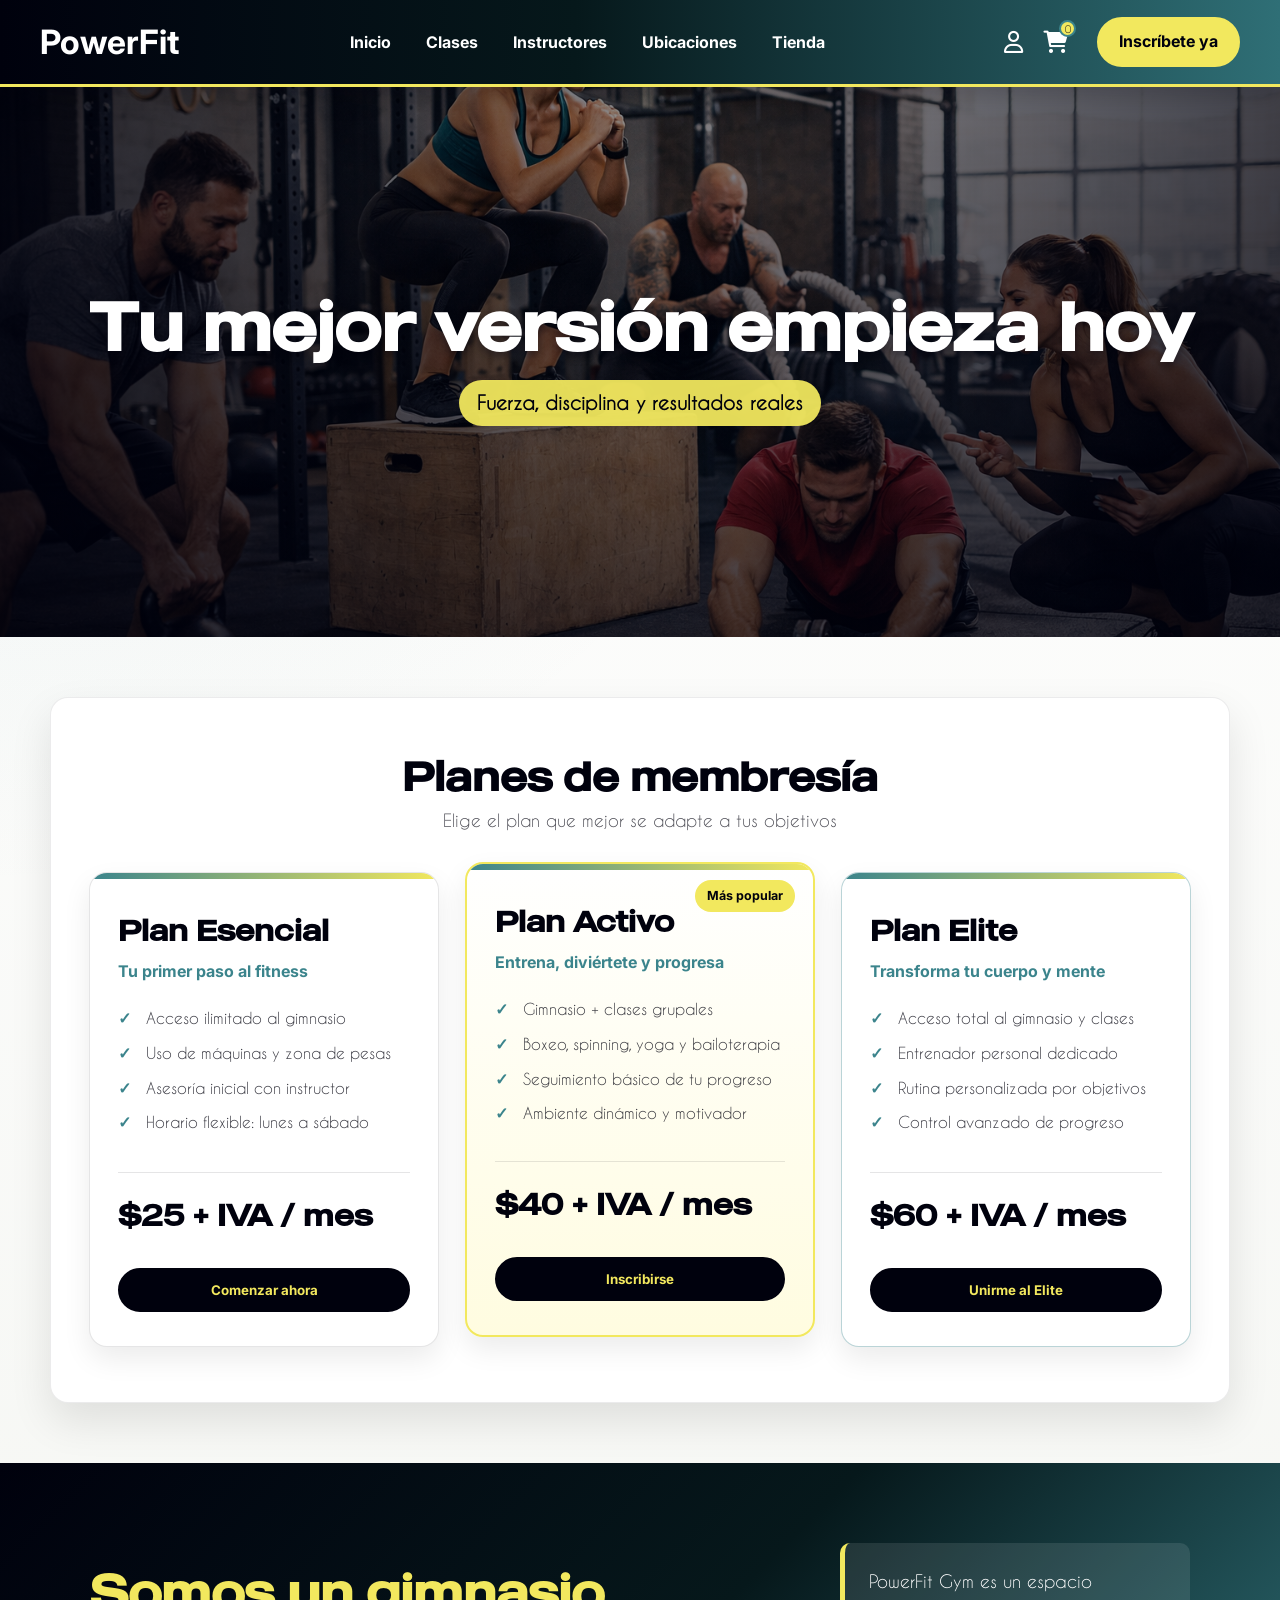
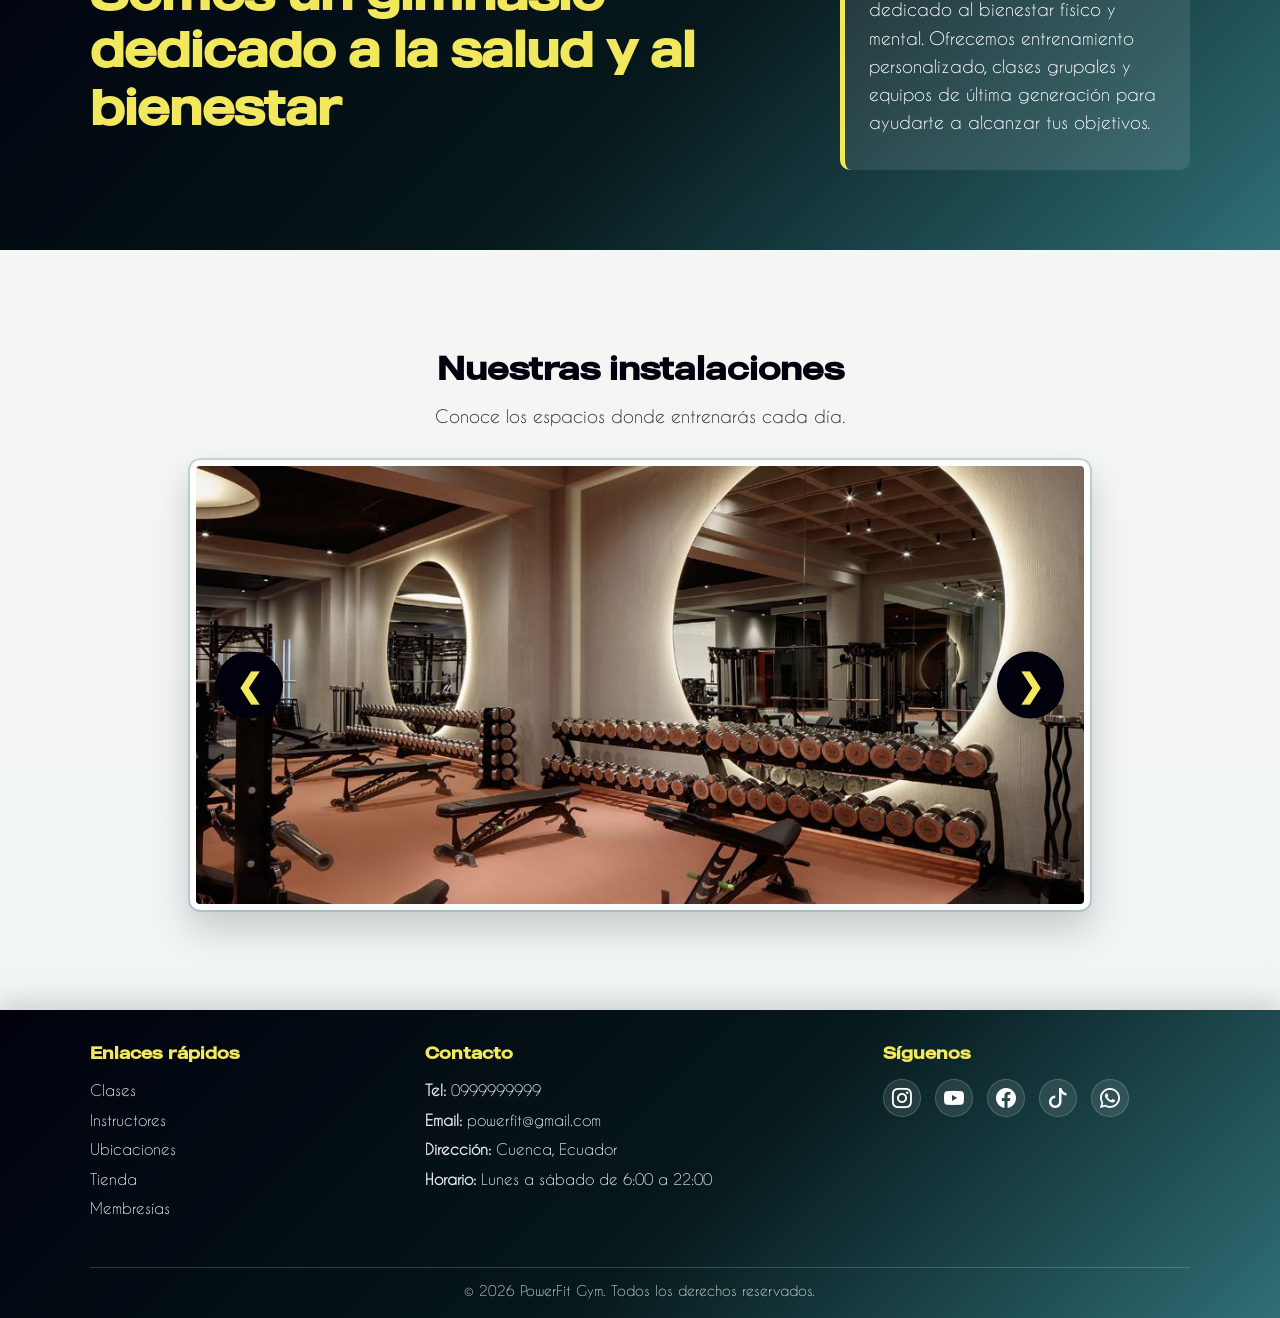
<file: index.html>
<!DOCTYPE html>
<html lang="es">

<head>
    <meta charset="UTF-8">
    <title>PowerFit Gym</title>
    <link rel="stylesheet" href="css/estilos.css">
    <link rel="icon" type="image/png" href="imagenes/favicon.png?v=1">
    <link rel="stylesheet" href="https://cdnjs.cloudflare.com/ajax/libs/font-awesome/6.0.0/css/all.min.css">
    <meta name="viewport" content="width=device-width, initial-scale=1.0">
    <link rel="stylesheet" href="https://cdn.jsdelivr.net/npm/bootstrap-icons@1.11.3/font/bootstrap-icons.min.css">
</head>

<body>

<header class="navbar">

    <div class="logo">
        <a href="index.html">
            <h1>PowerFit</h1>
        </a>
    </div>

    <nav class="menu">
        <ul>
            <li><a href="index.html">Inicio</a></li>
            <li><a href="clases.html">Clases</a></li>
            <li><a href="instructores.html">Instructores</a></li>
            <li><a href="ubicaciones.html">Ubicaciones</a></li>
            <li><a href="tienda.html">Tienda</a></li>
        </ul>
    </nav>

    <div class="nav-derecha">

        <a href="login.html" class="icono-usuario" title="Iniciar sesión">
            <i class="fa-regular fa-user"></i>
        </a>

        <div class="icono-carrito">
            <a href="carrito.html" class="botonCarrito">
                <i class="fa-solid fa-cart-shopping"></i>
                <span id="contador-carrito">0</span>
            </a>
        </div>

        <div id="estadoSesion" class="estado-sesion"></div>

        <a href="inscripcion.html" class="btn-gym">
            Inscríbete ya
        </a>

    </div>

</header>

<main>

    <section class="hero">
        <div class="hero-slider" id="heroSlider">

            <div class="hero-slide">
                <img src="imagenes/hero1.png" alt="Entrenamiento en PowerFit">
            </div>

            <div class="hero-slide">
                <img src="imagenes/hero2.png" alt="Clases grupales en PowerFit">
            </div>

            <div class="hero-slide">
                <img src="imagenes/hero3.png" alt="Zona de pesas PowerFit">
            </div>

            <div class="hero-slide">
                <img src="imagenes/hero4.png" alt="Entrenamiento funcional en PowerFit">
            </div>

            <div class="hero-slide">
                <img src="imagenes/hero1.png" alt="Entrenamiento en PowerFit">
            </div>

        </div>

        <div class="hero-overlay"></div>

        <div class="hero-contenido">
            <h2>Tu mejor versión empieza hoy</h2>
            <p>Fuerza, disciplina y resultados reales</p>
        </div>
    </section>

    <section class="planes planes-inicio">

        <h2>Planes de membresía</h2>
        <p>Elige el plan que mejor se adapte a tus objetivos</p>

        <div class="contenedor-planes">

            <div class="plan">
                <h3>Plan Esencial</h3>
                <p class="plan-frase">Tu primer paso al fitness</p>

                <ul class="lista-plan">
                    <li>Acceso ilimitado al gimnasio</li>
                    <li>Uso de máquinas y zona de pesas</li>
                    <li>Asesoría inicial con instructor</li>
                    <li>Horario flexible: lunes a sábado</li>
                </ul>

                <p class="precio-plan">$25 + IVA / mes</p>

                <button onclick="seleccionarPlan('Plan Esencial', 25)">
                    Comenzar ahora
                </button>
            </div>

            <div class="plan destacado">
                <h3>Plan Activo</h3>
                <p class="plan-frase">Entrena, diviértete y progresa</p>

                <ul class="lista-plan">
                    <li>Gimnasio + clases grupales</li>
                    <li>Boxeo, spinning, yoga y bailoterapia</li>
                    <li>Seguimiento básico de tu progreso</li>
                    <li>Ambiente dinámico y motivador</li>
                </ul>

                <p class="precio-plan">$40 + IVA / mes</p>

                <button onclick="seleccionarPlan('Plan Activo', 40)">
                    Inscribirse
                </button>
            </div>

            <div class="plan premium">
                <h3>Plan Elite</h3>
                <p class="plan-frase">Transforma tu cuerpo y mente</p>

                <ul class="lista-plan">
                    <li>Acceso total al gimnasio y clases</li>
                    <li>Entrenador personal dedicado</li>
                    <li>Rutina personalizada por objetivos</li>
                    <li>Control avanzado de progreso</li>
                </ul>

                <p class="precio-plan">$60 + IVA / mes</p>

                <button onclick="seleccionarPlan('Plan Elite', 60)">
                    Unirme al Elite
                </button>
            </div>

        </div>

    </section>

    <section class="sobre">

        <div class="sobre-contenedor">

            <div class="sobre-titulo">
                <h2>
                    Somos un gimnasio dedicado a la salud y al bienestar
                </h2>
            </div>

            <div class="sobre-texto">
                <p>
                    PowerFit Gym es un espacio dedicado al bienestar físico y mental.
                    Ofrecemos entrenamiento personalizado, clases grupales y equipos
                    de última generación para ayudarte a alcanzar tus objetivos.
                </p>
            </div>

        </div>

    </section>

    <section class="carrusel-instalaciones">

        <h2>Nuestras instalaciones</h2>
        <p>Conoce los espacios donde entrenarás cada día.</p>

        <div class="carrusel">

            <button class="btn-carrusel anterior" onclick="cambiarImagen(-1)">
                &#10094;
            </button>

            <img id="imagenCarrusel" src="imagenes/instalacion1.jpg" alt="Instalaciones del gimnasio">

            <button class="btn-carrusel siguiente" onclick="cambiarImagen(1)">
                &#10095;
            </button>

        </div>

    </section>

</main>

<footer class="footer-powerfit">

    <div class="footer-col">
        <h3>Enlaces rápidos</h3>
        <a href="clases.html">Clases</a>
        <a href="instructores.html">Instructores</a>
        <a href="ubicaciones.html">Ubicaciones</a>
        <a href="tienda.html">Tienda</a>
        <a href="inscripcion.html">Membresías</a>
    </div>

    <div class="footer-col">
        <h3>Contacto</h3>
        <p><strong>Tel:</strong> 0999999999</p>
        <p><strong>Email:</strong> powerfit@gmail.com</p>
        <p><strong>Dirección:</strong> Cuenca, Ecuador</p>
        <p><strong>Horario:</strong> Lunes a sábado de 6:00 a 22:00</p>
    </div>

    <div class="footer-col">
        <h3>Síguenos</h3>

        <div class="redes-iconos">
            <a href="https://www.instagram.com/" target="_blank" rel="noopener noreferrer" aria-label="Instagram">
                <i class="bi bi-instagram"></i>
            </a>

            <a href="https://www.youtube.com/" target="_blank" rel="noopener noreferrer" aria-label="YouTube">
                <i class="bi bi-youtube"></i>
            </a>

            <a href="https://www.facebook.com/" target="_blank" rel="noopener noreferrer" aria-label="Facebook">
                <i class="bi bi-facebook"></i>
            </a>

            <a href="https://www.tiktok.com/" target="_blank" rel="noopener noreferrer" aria-label="TikTok">
                <i class="bi bi-tiktok"></i>
            </a>

            <a href="https://wa.me/593999999999" target="_blank" rel="noopener noreferrer" aria-label="WhatsApp">
                <i class="bi bi-whatsapp"></i>
            </a>
        </div>
    </div>

    <div class="footer-bottom">
        <p>© 2026 PowerFit Gym. Todos los derechos reservados.</p>
    </div>

</footer>

<script src="js/script.js"></script>
</body>
</html>
</file>
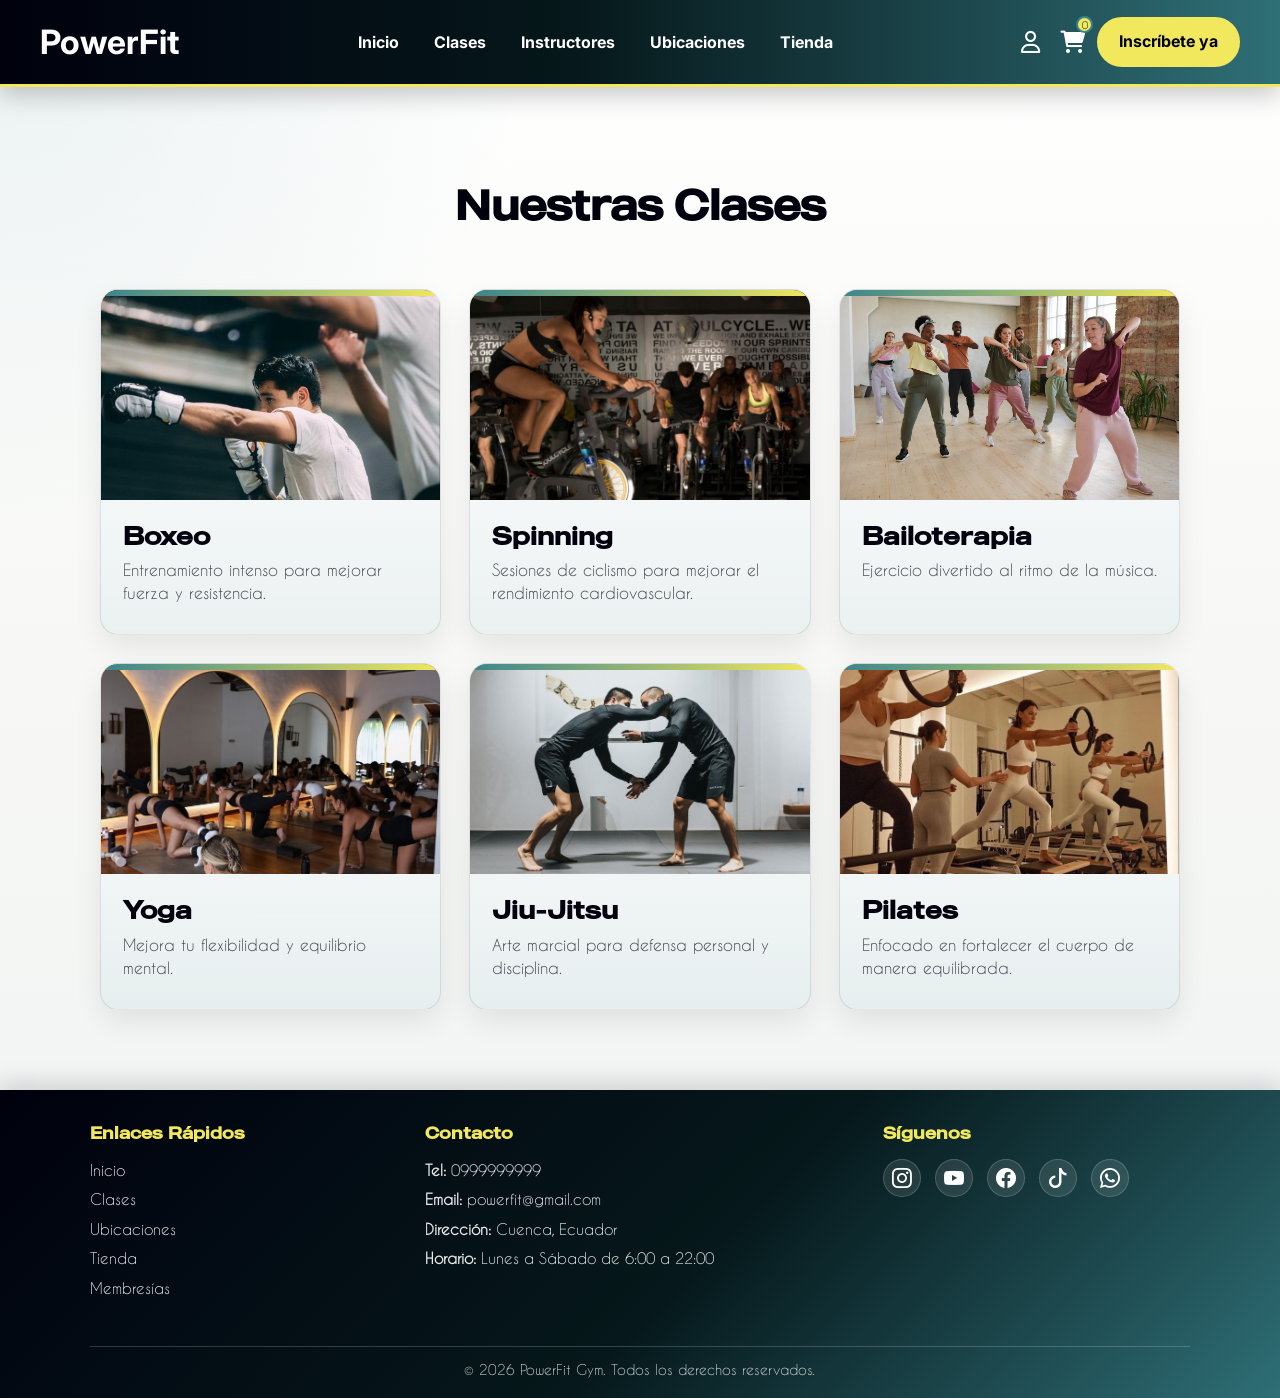
<file: clases.html>
<!DOCTYPE html>
<html lang="es">

<head>
<meta charset="UTF-8">
<title>Clases - PowerFit Gym</title>
<link rel="stylesheet" href="css/estilos.css">
<link rel="icon" type="image/png" href="imagenes/favicon.png">
<link rel="stylesheet" href="https://cdnjs.cloudflare.com/ajax/libs/font-awesome/6.0.0/css/all.min.css">
<meta name="viewport" content="width=device-width, initial-scale=1.0">
<link rel="stylesheet" href="https://cdn.jsdelivr.net/npm/bootstrap-icons@1.11.3/font/bootstrap-icons.min.css">
</head>

<body>

<header class="navbar">

    <div class="logo">
        <a href="indice.html">
            <h1>PowerFit</h1>
        </a>
    </div>

    <nav class="menu">
        <ul>
            <li><a href="indice.html">Inicio</a></li>
            <li><a href="clases.html">Clases</a></li>
            <li><a href="instructores.html">Instructores</a></li>
            <li><a href="ubicaciones.html">Ubicaciones</a></li>
            <li><a href="tienda.html">Tienda</a></li>
        </ul>
    </nav>

    <div class="nav-derecha">

        <a href="login.html" class="icono-usuario" title="Iniciar sesión">
            <i class="fa-regular fa-user"></i>
        </a>

        <a href="carrito.html" class="botonCarrito" title="Carrito de compras">
            <i class="fa-solid fa-cart-shopping"></i>
            <span id="contador-carrito">0</span>
        </a>

        <a href="inscripcion.html" class="btn-gym">
            Inscríbete ya
        </a>

    </div>

</header>



<section class="descripcion-clases">

<h2>Nuestras Clases</h2>

</section>


<section class="lista-clases">

<div class="clase">
    <h3>Boxeo</h3>
    <p>Entrenamiento intenso para mejorar fuerza y resistencia.</p>
    <img src="imagenes/boxeo1.jpg" alt="foto_boxeo"
    onmouseover="aumentarImagen(this)"
    onmouseout="volverImagen(this)"
    onclick="clicImagen(this); mostrarDetalles('Boxeo', '60 minutos', 'Alta', 'Mañana y Tarde')">
</div>

<div class="clase">
    <h3>Spinning</h3>
    <p>Sesiones de ciclismo para mejorar el rendimiento cardiovascular.</p>
    <img src="imagenes/spinning3.jpg" alt="foto_spinning"
    onmouseover="aumentarImagen(this)"
    onmouseout="volverImagen(this)"
    onclick="clicImagen(this); mostrarDetalles('Spinning', '45 minutos', 'Media', 'Mañana y Noche')">
</div>

<div class="clase">
    <h3>Bailoterapia</h3>
    <p>Ejercicio divertido al ritmo de la música.</p>
    <img src="imagenes/bailo1.jpg" alt="foto_bailo"
    onmouseover="aumentarImagen(this)"
    onmouseout="volverImagen(this)"
    onclick="clicImagen(this); mostrarDetalles('Bailoterapia', '50 minutos', 'Media', 'Tarde y Noche')">
</div>

<div class="clase">
    <h3>Yoga</h3>
    <p>Mejora tu flexibilidad y equilibrio mental.</p>
    <img src="imagenes/YOGA1.jpg" alt="foto_yoga"
    onmouseover="aumentarImagen(this)"
    onmouseout="volverImagen(this)"
    onclick="clicImagen(this); mostrarDetalles('Yoga', '60 minutos', 'Baja', 'Mañana y Tarde')">
</div>

<div class="clase">
    <h3>Jiu-Jitsu</h3>
    <p>Arte marcial para defensa personal y disciplina.</p>
    <img src="imagenes/JIU JITSU.jpg" alt="foto_jiujitsu"
    onmouseover="aumentarImagen(this)"
    onmouseout="volverImagen(this)"
    onclick="clicImagen(this); mostrarDetalles('Jiu-Jitsu', '75 minutos', 'Alta', 'Tarde y Noche')">
</div>

<div class="clase">
    <h3>Pilates</h3>
    <p>Enfocado en fortalecer el cuerpo de manera equilibrada.</p>
    <img src="imagenes/pilates1.jpg" alt="foto_pilates"
    onmouseover="aumentarImagen(this)"
    onmouseout="volverImagen(this)"
    onclick="clicImagen(this); mostrarDetalles('Pilates', '55 minutos', 'Media', 'Mañana y Tarde')">
</div>

</section>


<footer class="footer-powerfit">

    <div class="footer-col">
        <h3>Enlaces Rápidos</h3>
        <a href="indice.html">Inicio</a>
        <a href="clases.html">Clases</a>
        <a href="ubicaciones.html">Ubicaciones</a>
        <a href="tienda.html">Tienda</a>
        <a href="inscripcion.html">Membresías</a>
    </div>

    <div class="footer-col">
        <h3>Contacto</h3>
        <p><strong>Tel:</strong> 0999999999</p>
        <p><strong>Email:</strong> powerfit@gmail.com</p>
        <p><strong>Dirección:</strong> Cuenca, Ecuador</p>
        <p><strong>Horario:</strong> Lunes a Sábado de 6:00 a 22:00</p>
    </div>

   <div class="footer-col">
    <h3>Síguenos</h3>

    <div class="redes-iconos">
        <a href="https://www.instagram.com/" target="_blank" rel="noopener noreferrer" aria-label="Instagram">
            <i class="bi bi-instagram"></i>
        </a>

        <a href="https://www.youtube.com/" target="_blank" rel="noopener noreferrer" aria-label="YouTube">
            <i class="bi bi-youtube"></i>
        </a>

        <a href="https://www.facebook.com/" target="_blank" rel="noopener noreferrer" aria-label="Facebook">
            <i class="bi bi-facebook"></i>
        </a>

        <a href="https://www.tiktok.com/" target="_blank" rel="noopener noreferrer" aria-label="TikTok">
            <i class="bi bi-tiktok"></i>
        </a>

        <a href="https://wa.me/593999999999" target="_blank" rel="noopener noreferrer" aria-label="WhatsApp">
            <i class="bi bi-whatsapp"></i>
        </a>
    </div>
</div>

    <div class="footer-bottom">
        <p>© 2026 PowerFit Gym. Todos los derechos reservados.</p>
    </div>

</footer>
<script src="js/script.js"></script>
<div id="modalHorarios" class="modal">
    <div class="modal-contenido">
        <span class="cerrar" onclick="cerrarModalHorarios()">&times;</span>
        <h2 id="modalTitulo"></h2>
        <p id="modalCuerpo"></p>
    </div>
</div>
</body>

</html>
</file>
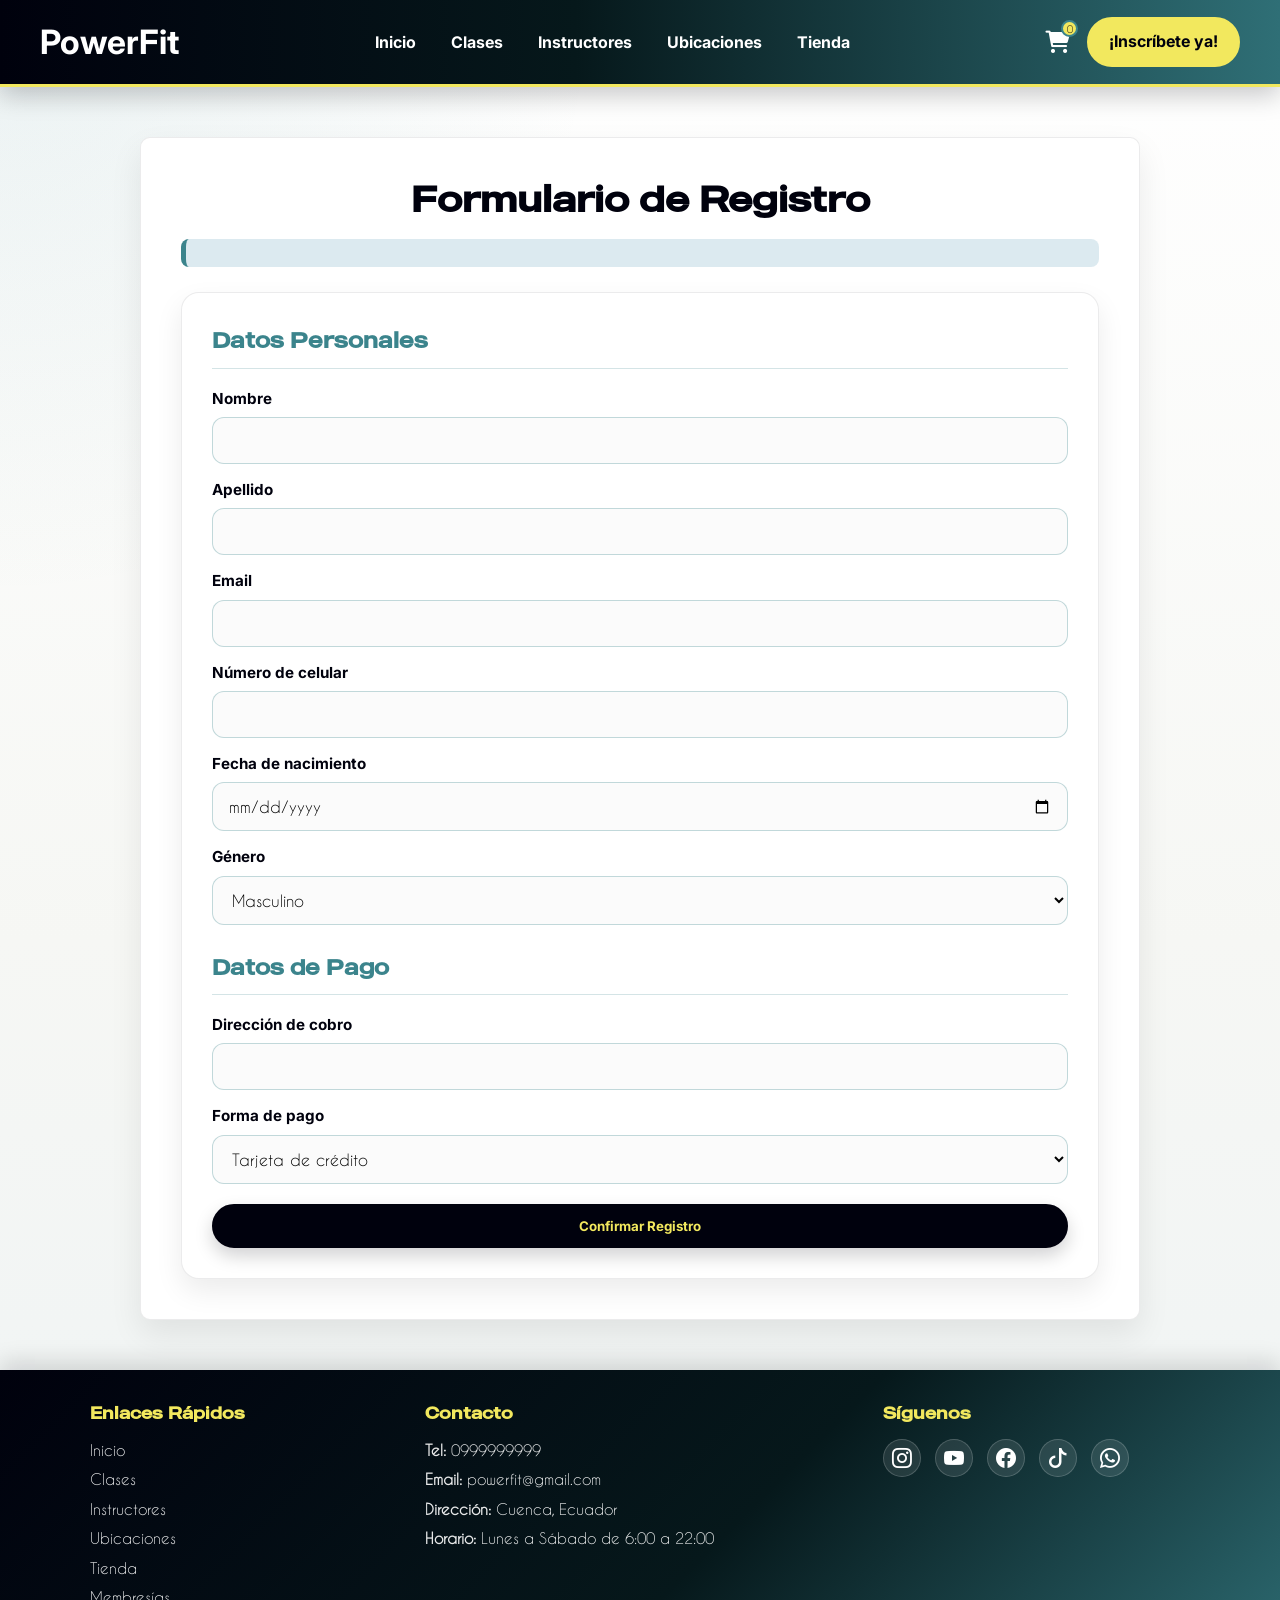
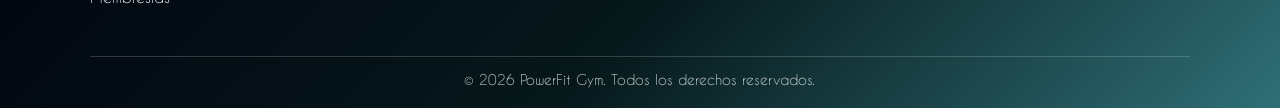
<file: formulario.html>
<!DOCTYPE html>
<html lang="es">

<head>
    <meta charset="UTF-8">
    <title>Registro - PowerFit Gym</title>
    <link rel="stylesheet" href="css/estilos.css">
    <link rel="icon" type="image/png" href="imagenes/favicon.png">
    <link rel="stylesheet" href="https://cdnjs.cloudflare.com/ajax/libs/font-awesome/6.0.0/css/all.min.css">
    <meta name="viewport" content="width=device-width, initial-scale=1.0">
    <link rel="stylesheet" href="https://cdn.jsdelivr.net/npm/bootstrap-icons@1.11.3/font/bootstrap-icons.min.css">
</head>

<body onload="mostrarReservaSeleccionada()">

<header class="navbar">

    <div class="logo">
        <a href="index.html">
            <h1>PowerFit</h1>
        </a>
    </div>

    <nav class="menu">
        <ul>
            <li><a href="index.html">Inicio</a></li>
            <li><a href="clases.html">Clases</a></li>
            <li><a href="instructores.html">Instructores</a></li>
            <li><a href="ubicaciones.html">Ubicaciones</a></li>
            <li><a href="tienda.html">Tienda</a></li>
        </ul>
    </nav>

    <div class="nav-derecha">
        <div class="icono-carrito">
            <a href="carrito.html" class="botonCarrito">
                <i class="fa-solid fa-cart-shopping"></i>
                <span id="contador-carrito">0</span>
            </a>
        </div>

        <a href="inscripcion.html" class="btn-gym">
            ¡Inscríbete ya!
        </a>
    </div>

</header>



<main>

<section class="registro">

<h2>Formulario de Registro</h2>
<p id="reservaSeleccionada"></p>


<form id="formRegistro" action="mensaje.html" onsubmit="limpiarReserva()">


<h3>Datos Personales</h3>

<label>Nombre</label>
<input type="text" name="nombre" required>

<label>Apellido</label>
<input type="text" name="apellido" required>

<label>Email</label>
<input type="email" name="email" required>

<label>Número de celular</label>
<input type="tel" name="celular" required>

<label>Fecha de nacimiento</label>
<input type="date" name="fecha_nacimiento">

<label>Género</label>

<select name="genero">
<option>Masculino</option>
<option>Femenino</option>
<option>Otro</option>
</select>


<h3>Datos de Pago</h3>

<label>Dirección de cobro</label>
<input type="text" name="direccion">

<label>Forma de pago</label>

<select name="pago">
<option>Tarjeta de crédito</option>
<option>Tarjeta de débito</option>
<option>Transferencia bancaria</option>
</select>

<br><br>

<button type="submit">Confirmar Registro</button>



</form>

</section>

</main>


<footer class="footer-powerfit">

    <div class="footer-col">
        <h3>Enlaces Rápidos</h3>
        <a href="index.html">Inicio</a>
        <a href="clases.html">Clases</a>
        <a href="instructores.html">Instructores</a>
        <a href="ubicaciones.html">Ubicaciones</a>
        <a href="tienda.html">Tienda</a>
        <a href="inscripcion.html">Membresías</a>
    </div>

    <div class="footer-col">
        <h3>Contacto</h3>
        <p><strong>Tel:</strong> 0999999999</p>
        <p><strong>Email:</strong> powerfit@gmail.com</p>
        <p><strong>Dirección:</strong> Cuenca, Ecuador</p>
        <p><strong>Horario:</strong> Lunes a Sábado de 6:00 a 22:00</p>
    </div>

   <div class="footer-col">
    <h3>Síguenos</h3>

    <div class="redes-iconos">
        <a href="https://www.instagram.com/" target="_blank" rel="noopener noreferrer" aria-label="Instagram">
            <i class="bi bi-instagram"></i>
        </a>

        <a href="https://www.youtube.com/" target="_blank" rel="noopener noreferrer" aria-label="YouTube">
            <i class="bi bi-youtube"></i>
        </a>

        <a href="https://www.facebook.com/" target="_blank" rel="noopener noreferrer" aria-label="Facebook">
            <i class="bi bi-facebook"></i>
        </a>

        <a href="https://www.tiktok.com/" target="_blank" rel="noopener noreferrer" aria-label="TikTok">
            <i class="bi bi-tiktok"></i>
        </a>

        <a href="https://wa.me/593999999999" target="_blank" rel="noopener noreferrer" aria-label="WhatsApp">
            <i class="bi bi-whatsapp"></i>
        </a>
    </div>
</div>

    <div class="footer-bottom">
        <p>© 2026 PowerFit Gym. Todos los derechos reservados.</p>
    </div>

</footer>
<script src="js/script.js"></script>
</body>
</html>
</file>
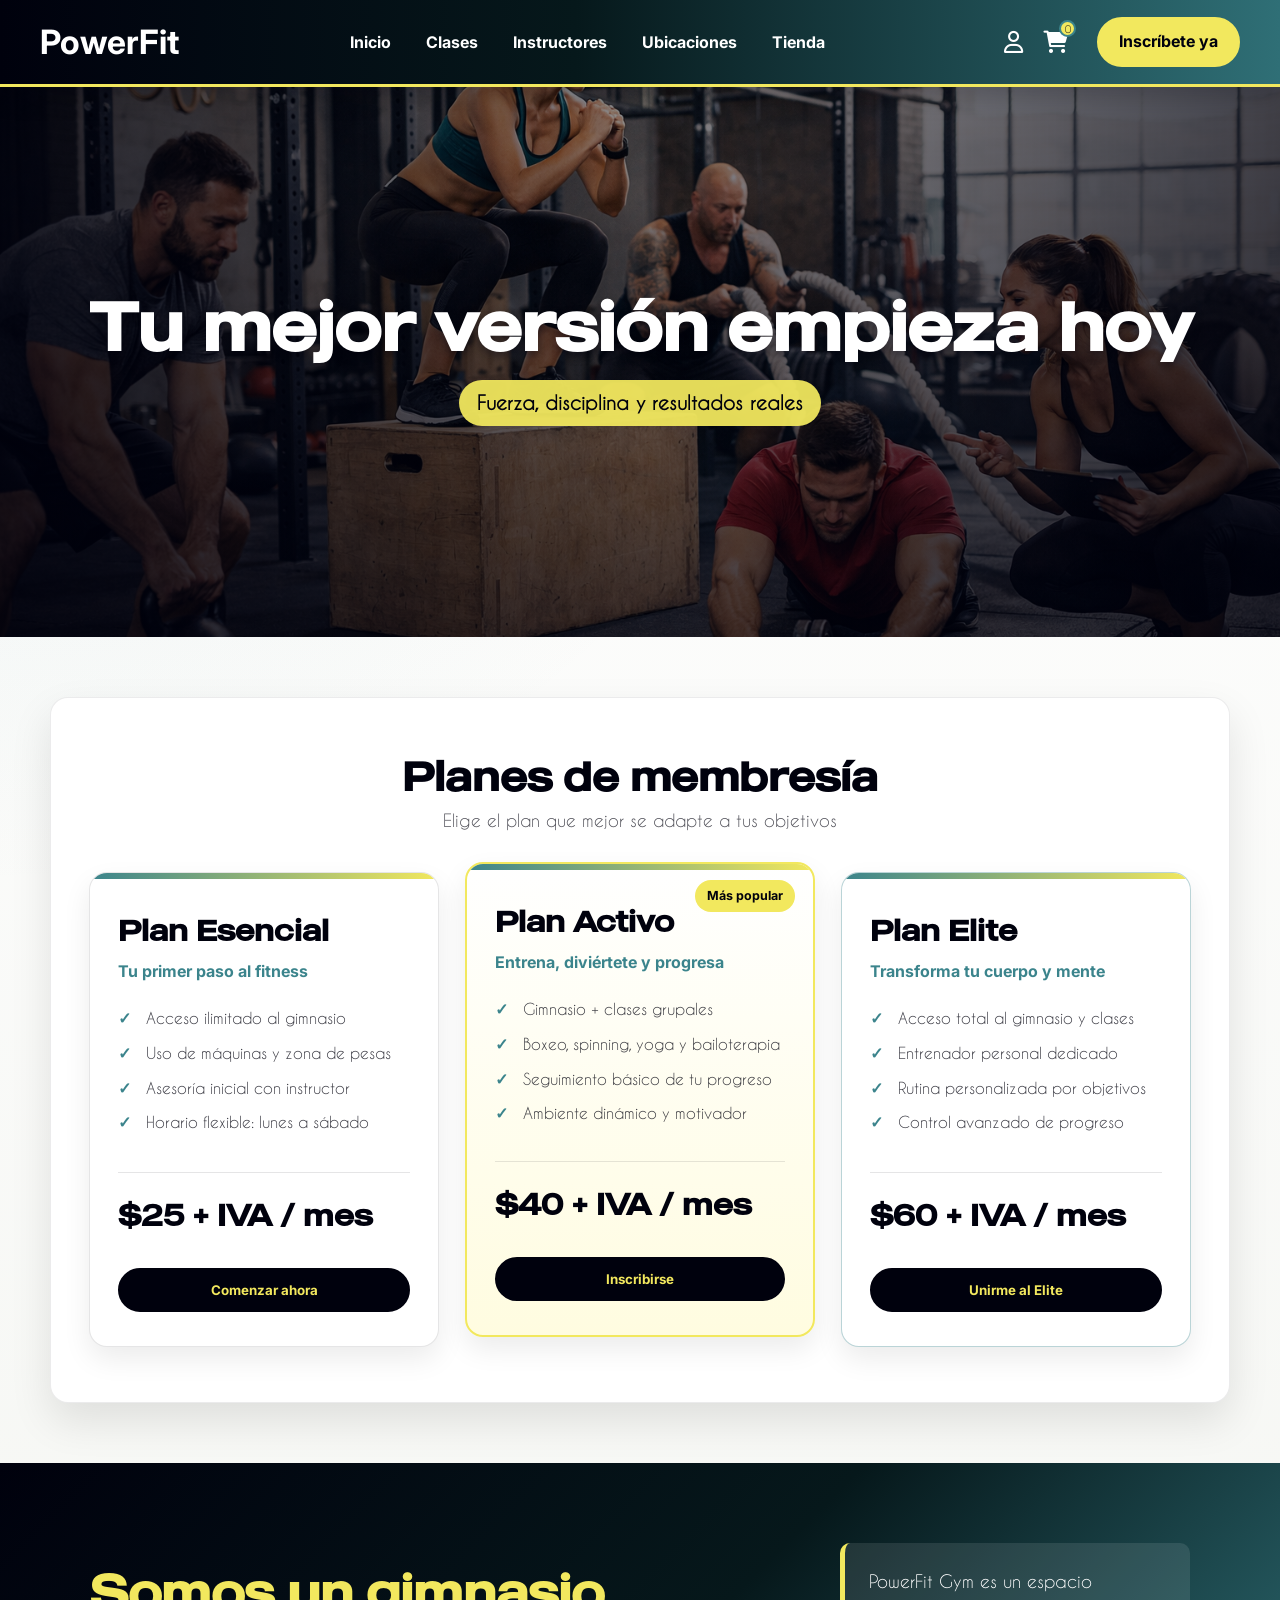
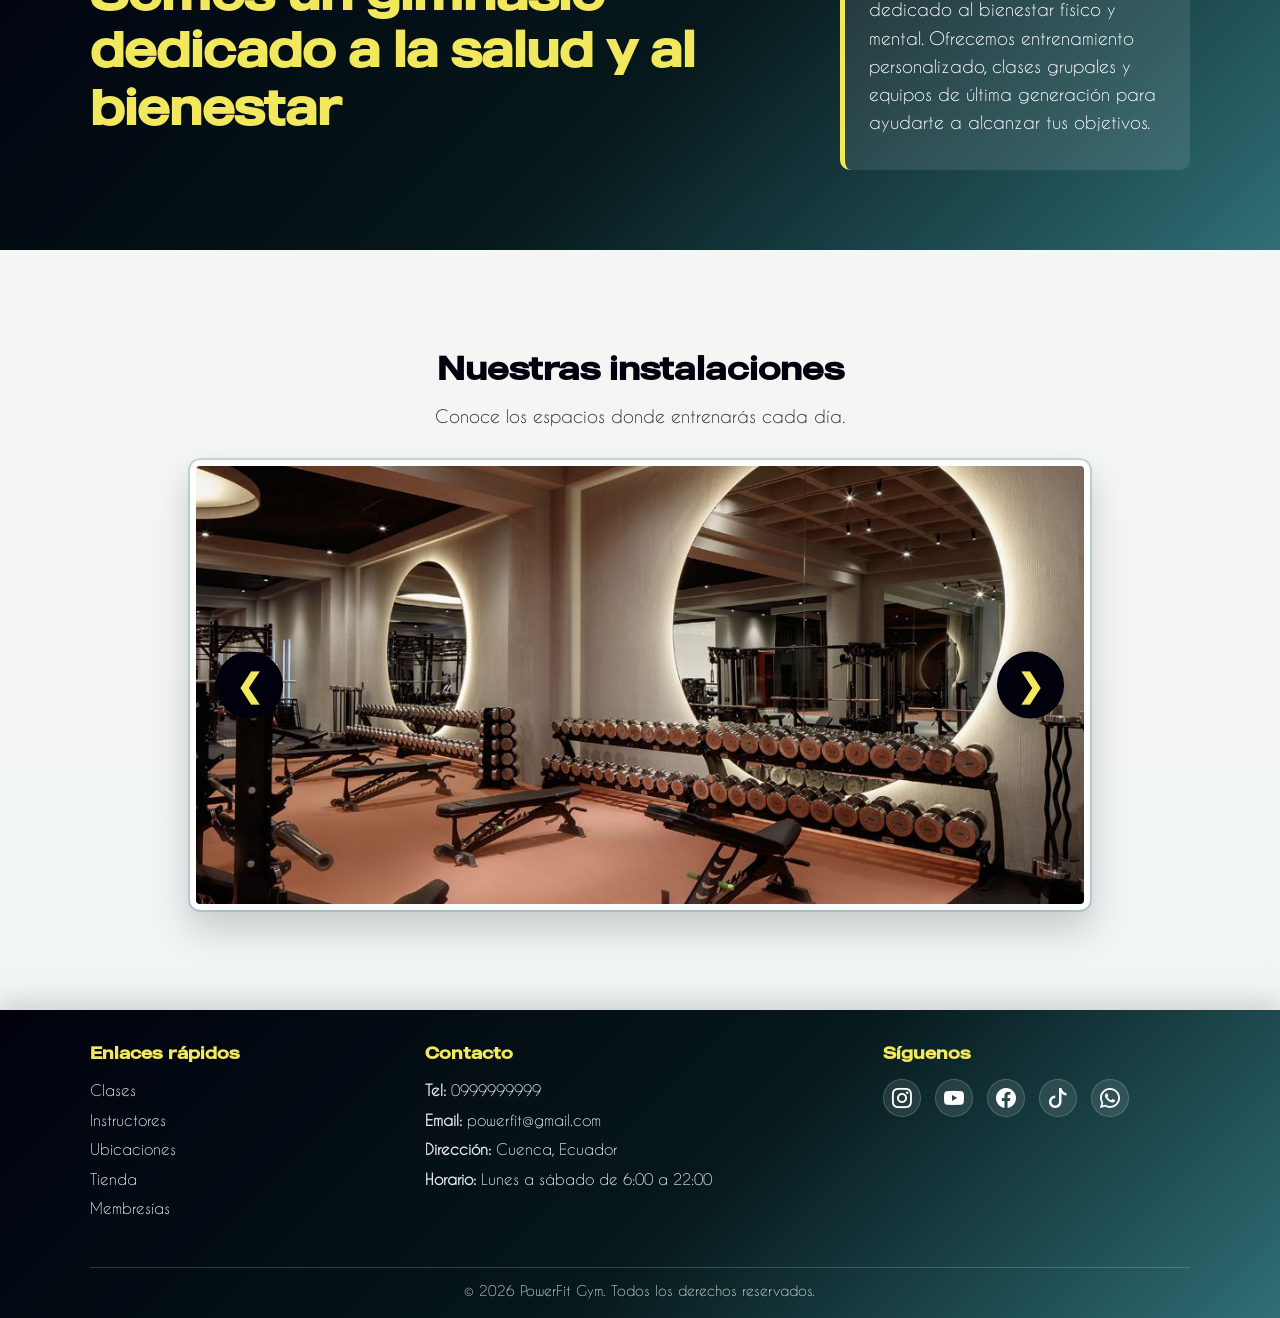
<file: indice.html>
<!DOCTYPE html>
<html lang="es">

<head>
    <meta charset="UTF-8">
    <title>PowerFit Gym</title>
    <link rel="stylesheet" href="css/estilos.css">
    <link rel="icon" type="image/png" href="imagenes/favicon.png?v=1">
    <link rel="stylesheet" href="https://cdnjs.cloudflare.com/ajax/libs/font-awesome/6.0.0/css/all.min.css">
    <meta name="viewport" content="width=device-width, initial-scale=1.0">
    <link rel="stylesheet" href="https://cdn.jsdelivr.net/npm/bootstrap-icons@1.11.3/font/bootstrap-icons.min.css">
</head>

<body>

<header class="navbar">

    <div class="logo">
        <a href="indice.html">
            <h1>PowerFit</h1>
        </a>
    </div>

    <nav class="menu">
        <ul>
            <li><a href="indice.html">Inicio</a></li>
            <li><a href="clases.html">Clases</a></li>
            <li><a href="instructores.html">Instructores</a></li>
            <li><a href="ubicaciones.html">Ubicaciones</a></li>
            <li><a href="tienda.html">Tienda</a></li>
        </ul>
    </nav>

    <div class="nav-derecha">

        <a href="login.html" class="icono-usuario" title="Iniciar sesión">
            <i class="fa-regular fa-user"></i>
        </a>

        <div class="icono-carrito">
            <a href="carrito.html" class="botonCarrito">
                <i class="fa-solid fa-cart-shopping"></i>
                <span id="contador-carrito">0</span>
            </a>
        </div>

        <div id="estadoSesion" class="estado-sesion"></div>

        <a href="inscripcion.html" class="btn-gym">
            Inscríbete ya
        </a>

    </div>

</header>

<main>

    <section class="hero">
        <div class="hero-slider" id="heroSlider">

            <div class="hero-slide">
                <img src="imagenes/hero1.png" alt="Entrenamiento en PowerFit">
            </div>

            <div class="hero-slide">
                <img src="imagenes/hero2.png" alt="Clases grupales en PowerFit">
            </div>

            <div class="hero-slide">
                <img src="imagenes/hero3.png" alt="Zona de pesas PowerFit">
            </div>

            <div class="hero-slide">
                <img src="imagenes/hero4.png" alt="Entrenamiento funcional en PowerFit">
            </div>

            <div class="hero-slide">
                <img src="imagenes/hero1.png" alt="Entrenamiento en PowerFit">
            </div>

        </div>

        <div class="hero-overlay"></div>

        <div class="hero-contenido">
            <h2>Tu mejor versión empieza hoy</h2>
            <p>Fuerza, disciplina y resultados reales</p>
        </div>
    </section>

    <section class="planes planes-inicio">

        <h2>Planes de membresía</h2>
        <p>Elige el plan que mejor se adapte a tus objetivos</p>

        <div class="contenedor-planes">

            <div class="plan">
                <h3>Plan Esencial</h3>
                <p class="plan-frase">Tu primer paso al fitness</p>

                <ul class="lista-plan">
                    <li>Acceso ilimitado al gimnasio</li>
                    <li>Uso de máquinas y zona de pesas</li>
                    <li>Asesoría inicial con instructor</li>
                    <li>Horario flexible: lunes a sábado</li>
                </ul>

                <p class="precio-plan">$25 + IVA / mes</p>

                <button onclick="seleccionarPlan('Plan Esencial', 25)">
                    Comenzar ahora
                </button>
            </div>

            <div class="plan destacado">
                <h3>Plan Activo</h3>
                <p class="plan-frase">Entrena, diviértete y progresa</p>

                <ul class="lista-plan">
                    <li>Gimnasio + clases grupales</li>
                    <li>Boxeo, spinning, yoga y bailoterapia</li>
                    <li>Seguimiento básico de tu progreso</li>
                    <li>Ambiente dinámico y motivador</li>
                </ul>

                <p class="precio-plan">$40 + IVA / mes</p>

                <button onclick="seleccionarPlan('Plan Activo', 40)">
                    Inscribirse
                </button>
            </div>

            <div class="plan premium">
                <h3>Plan Elite</h3>
                <p class="plan-frase">Transforma tu cuerpo y mente</p>

                <ul class="lista-plan">
                    <li>Acceso total al gimnasio y clases</li>
                    <li>Entrenador personal dedicado</li>
                    <li>Rutina personalizada por objetivos</li>
                    <li>Control avanzado de progreso</li>
                </ul>

                <p class="precio-plan">$60 + IVA / mes</p>

                <button onclick="seleccionarPlan('Plan Elite', 60)">
                    Unirme al Elite
                </button>
            </div>

        </div>

    </section>

    <section class="sobre">

        <div class="sobre-contenedor">

            <div class="sobre-titulo">
                <h2>
                    Somos un gimnasio dedicado a la salud y al bienestar
                </h2>
            </div>

            <div class="sobre-texto">
                <p>
                    PowerFit Gym es un espacio dedicado al bienestar físico y mental.
                    Ofrecemos entrenamiento personalizado, clases grupales y equipos
                    de última generación para ayudarte a alcanzar tus objetivos.
                </p>
            </div>

        </div>

    </section>

    <section class="carrusel-instalaciones">

        <h2>Nuestras instalaciones</h2>
        <p>Conoce los espacios donde entrenarás cada día.</p>

        <div class="carrusel">

            <button class="btn-carrusel anterior" onclick="cambiarImagen(-1)">
                &#10094;
            </button>

            <img id="imagenCarrusel" src="imagenes/instalacion1.jpg" alt="Instalaciones del gimnasio">

            <button class="btn-carrusel siguiente" onclick="cambiarImagen(1)">
                &#10095;
            </button>

        </div>

    </section>

</main>

<footer class="footer-powerfit">

    <div class="footer-col">
        <h3>Enlaces rápidos</h3>
        <a href="clases.html">Clases</a>
        <a href="instructores.html">Instructores</a>
        <a href="ubicaciones.html">Ubicaciones</a>
        <a href="tienda.html">Tienda</a>
        <a href="inscripcion.html">Membresías</a>
    </div>

    <div class="footer-col">
        <h3>Contacto</h3>
        <p><strong>Tel:</strong> 0999999999</p>
        <p><strong>Email:</strong> powerfit@gmail.com</p>
        <p><strong>Dirección:</strong> Cuenca, Ecuador</p>
        <p><strong>Horario:</strong> Lunes a sábado de 6:00 a 22:00</p>
    </div>

    <div class="footer-col">
        <h3>Síguenos</h3>

        <div class="redes-iconos">
            <a href="https://www.instagram.com/" target="_blank" rel="noopener noreferrer" aria-label="Instagram">
                <i class="bi bi-instagram"></i>
            </a>

            <a href="https://www.youtube.com/" target="_blank" rel="noopener noreferrer" aria-label="YouTube">
                <i class="bi bi-youtube"></i>
            </a>

            <a href="https://www.facebook.com/" target="_blank" rel="noopener noreferrer" aria-label="Facebook">
                <i class="bi bi-facebook"></i>
            </a>

            <a href="https://www.tiktok.com/" target="_blank" rel="noopener noreferrer" aria-label="TikTok">
                <i class="bi bi-tiktok"></i>
            </a>

            <a href="https://wa.me/593999999999" target="_blank" rel="noopener noreferrer" aria-label="WhatsApp">
                <i class="bi bi-whatsapp"></i>
            </a>
        </div>
    </div>

    <div class="footer-bottom">
        <p>© 2026 PowerFit Gym. Todos los derechos reservados.</p>
    </div>

</footer>

<script src="js/script.js"></script>
</body>
</html>
</file>
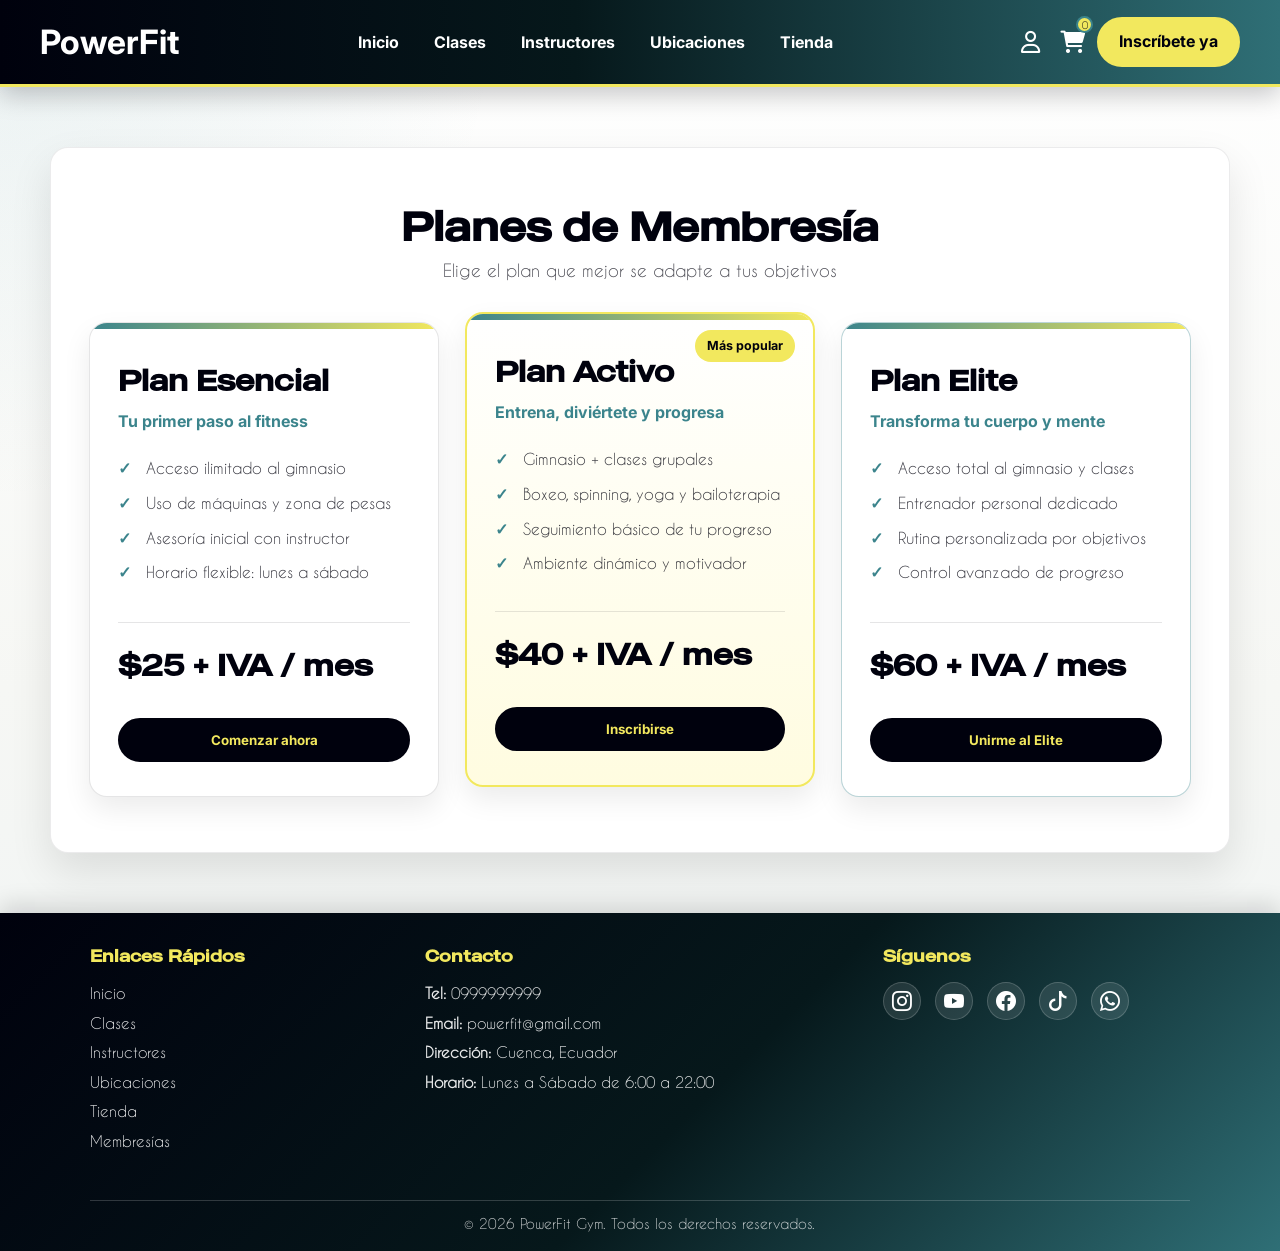
<file: inscripcion.html>
<!DOCTYPE html>
<html lang="es">

<head>
    <meta charset="UTF-8">
    <title>Inscripción - PowerFit Gym</title>
    <link rel="stylesheet" href="css/estilos.css">
    <link rel="icon" type="image/png" href="imagenes/favicon.png">
    <link rel="stylesheet" href="https://cdnjs.cloudflare.com/ajax/libs/font-awesome/6.0.0/css/all.min.css">
    <meta name="viewport" content="width=device-width, initial-scale=1.0">
    <link rel="stylesheet" href="https://cdn.jsdelivr.net/npm/bootstrap-icons@1.11.3/font/bootstrap-icons.min.css">
</head>

<body>

<header class="navbar">

    <div class="logo">
        <a href="indice.html">
            <h1>PowerFit</h1>
        </a>
    </div>

    <nav class="menu">
        <ul>
            <li><a href="indice.html">Inicio</a></li>
            <li><a href="clases.html">Clases</a></li>
            <li><a href="instructores.html">Instructores</a></li>
            <li><a href="ubicaciones.html">Ubicaciones</a></li>
            <li><a href="tienda.html">Tienda</a></li>
        </ul>
    </nav>

    <div class="nav-derecha">

        <a href="login.html" class="icono-usuario" title="Iniciar sesión">
            <i class="fa-regular fa-user"></i>
        </a>

        <a href="carrito.html" class="botonCarrito" title="Carrito de compras">
            <i class="fa-solid fa-cart-shopping"></i>
            <span id="contador-carrito">0</span>
        </a>

        <a href="inscripcion.html" class="btn-gym">
            Inscríbete ya
        </a>

    </div>

</header>


<main>

<section class="planes">

    <h2>Planes de Membresía</h2>
    <p>Elige el plan que mejor se adapte a tus objetivos</p>

    <div class="contenedor-planes">

        <div class="plan">
            <h3>Plan Esencial</h3>
            <p class="plan-frase">Tu primer paso al fitness</p>

            <ul class="lista-plan">
                <li>Acceso ilimitado al gimnasio</li>
                <li>Uso de máquinas y zona de pesas</li>
                <li>Asesoría inicial con instructor</li>
                <li>Horario flexible: lunes a sábado</li>
            </ul>

            <p class="precio-plan">$25 + IVA / mes</p>

            <button onclick="seleccionarPlan('Plan Esencial', 25)">
                Comenzar ahora
            </button>
        </div>

        <div class="plan destacado">
            <h3>Plan Activo</h3>
            <p class="plan-frase">Entrena, diviértete y progresa</p>

            <ul class="lista-plan">
                <li>Gimnasio + clases grupales</li>
                <li>Boxeo, spinning, yoga y bailoterapia</li>
                <li>Seguimiento básico de tu progreso</li>
                <li>Ambiente dinámico y motivador</li>
            </ul>

            <p class="precio-plan">$40 + IVA / mes</p>

            <button onclick="seleccionarPlan('Plan Activo', 40)">
                Inscribirse
            </button>
        </div>

        <div class="plan premium">
            <h3>Plan Elite</h3>
            <p class="plan-frase">Transforma tu cuerpo y mente</p>

            <ul class="lista-plan">
                <li>Acceso total al gimnasio y clases</li>
                <li>Entrenador personal dedicado</li>
                <li>Rutina personalizada por objetivos</li>
                <li>Control avanzado de progreso</li>
            </ul>

            <p class="precio-plan">$60 + IVA / mes</p>

            <button onclick="seleccionarPlan('Plan Elite', 60)">
                Unirme al Elite
            </button>
        </div>

    </div>

</section>
</main>

<footer class="footer-powerfit">

    <div class="footer-col">
        <h3>Enlaces Rápidos</h3>
        <a href="indice.html">Inicio</a>
        <a href="clases.html">Clases</a>
        <a href="instructores.html">Instructores</a>
        <a href="ubicaciones.html">Ubicaciones</a>
        <a href="tienda.html">Tienda</a>
        <a href="inscripcion.html">Membresías</a>
    </div>

     <div class="footer-col">
        <h3>Contacto</h3>
        <p><strong>Tel:</strong> 0999999999</p>
        <p><strong>Email:</strong> powerfit@gmail.com</p>
        <p><strong>Dirección:</strong> Cuenca, Ecuador</p>
        <p><strong>Horario:</strong> Lunes a Sábado de 6:00 a 22:00</p>
    </div>

   <div class="footer-col">
    <h3>Síguenos</h3>

    <div class="redes-iconos">
        <a href="https://www.instagram.com/" target="_blank" rel="noopener noreferrer" aria-label="Instagram">
            <i class="bi bi-instagram"></i>
        </a>

        <a href="https://www.youtube.com/" target="_blank" rel="noopener noreferrer" aria-label="YouTube">
            <i class="bi bi-youtube"></i>
        </a>

        <a href="https://www.facebook.com/" target="_blank" rel="noopener noreferrer" aria-label="Facebook">
            <i class="bi bi-facebook"></i>
        </a>

        <a href="https://www.tiktok.com/" target="_blank" rel="noopener noreferrer" aria-label="TikTok">
            <i class="bi bi-tiktok"></i>
        </a>

        <a href="https://wa.me/593999999999" target="_blank" rel="noopener noreferrer" aria-label="WhatsApp">
            <i class="bi bi-whatsapp"></i>
        </a>
    </div>
</div>

    <div class="footer-bottom">
        <p>© 2026 PowerFit Gym. Todos los derechos reservados.</p>
    </div>

</footer>
<script src="js/script.js"></script>
</body>
</html>
</file>
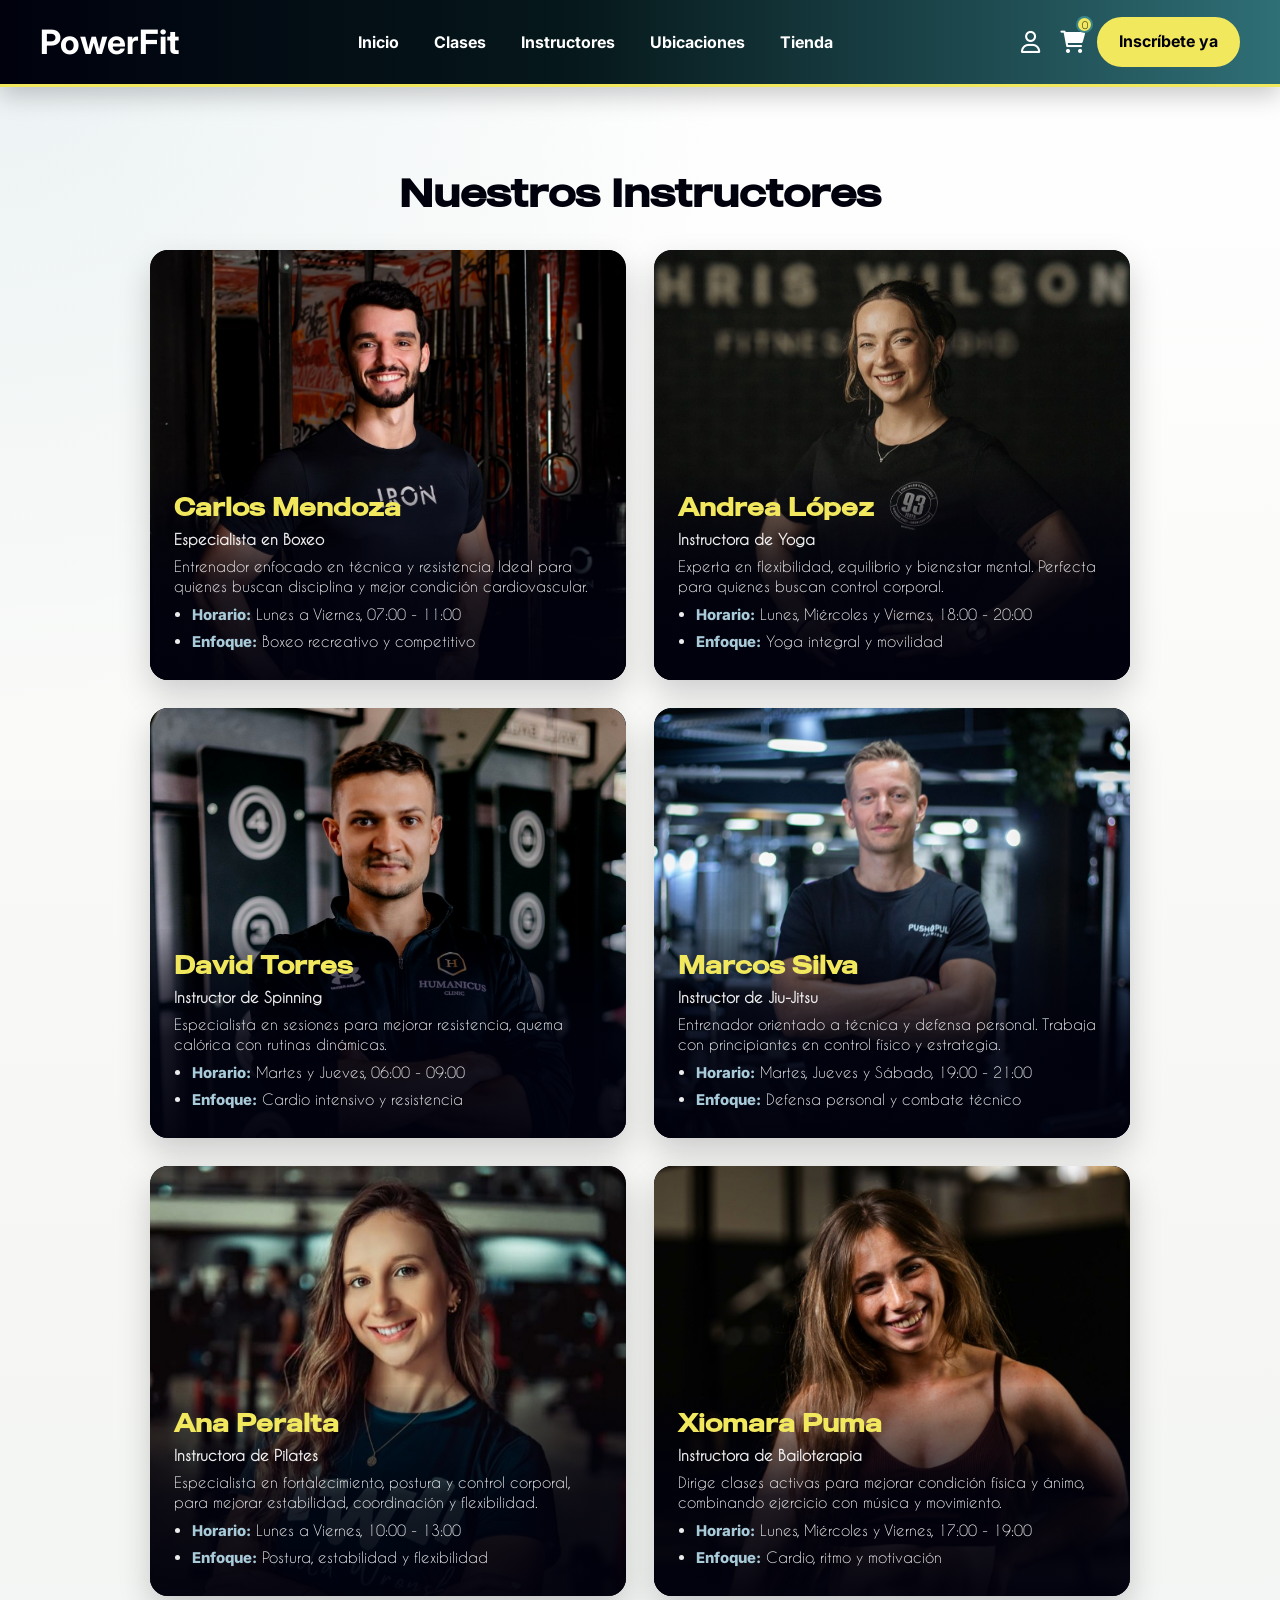
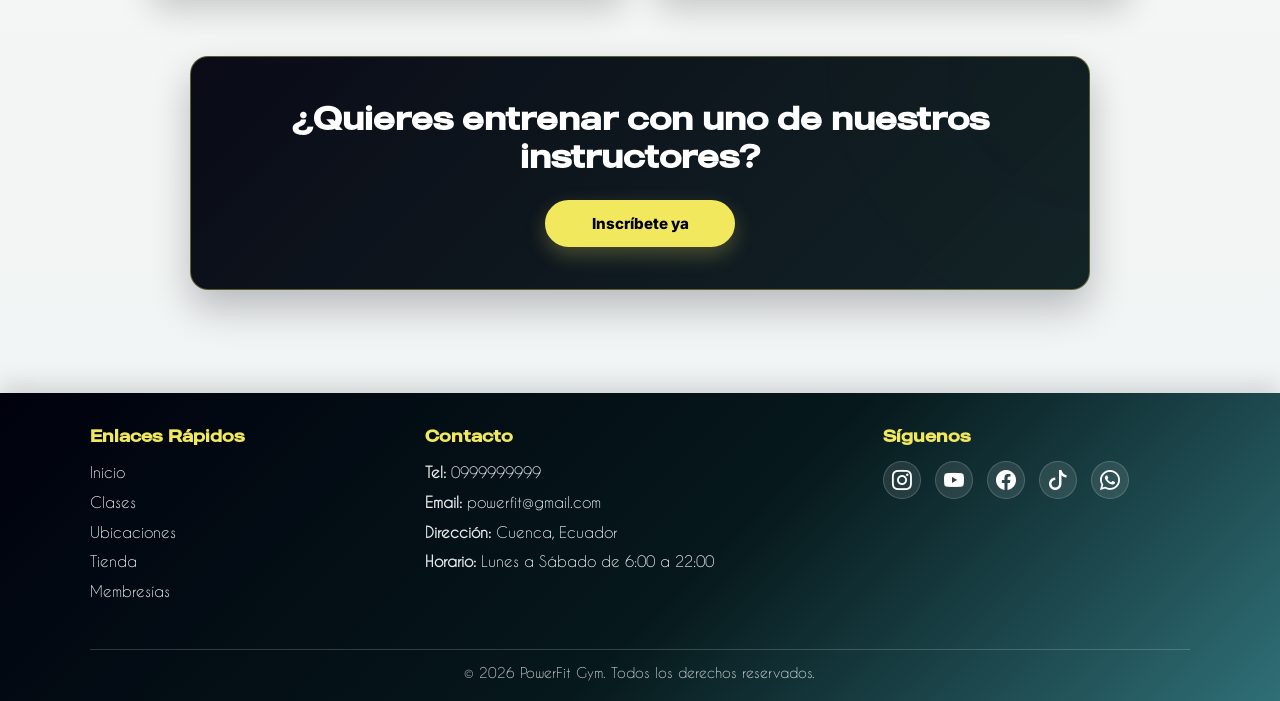
<file: instructores.html>
<!DOCTYPE html>
<html lang="es">

<head>
    <meta charset="UTF-8">
    <title>Instructores - PowerFit Gym</title>
    <link rel="stylesheet" href="css/estilos.css">
    <link rel="icon" type="image/png" href="imagenes/favicon.png">
    <link rel="stylesheet" href="https://cdnjs.cloudflare.com/ajax/libs/font-awesome/6.0.0/css/all.min.css">
    <meta name="viewport" content="width=device-width, initial-scale=1.0">
    <link rel="stylesheet" href="https://cdn.jsdelivr.net/npm/bootstrap-icons@1.11.3/font/bootstrap-icons.min.css">
</head>

<body>

<header class="navbar">

    <div class="logo">
        <a href="indice.html">
            <h1>PowerFit</h1>
        </a>
    </div>

    <nav class="menu">
        <ul>
            <li><a href="indice.html">Inicio</a></li>
            <li><a href="clases.html">Clases</a></li>
            <li><a href="instructores.html">Instructores</a></li>
            <li><a href="ubicaciones.html">Ubicaciones</a></li>
            <li><a href="tienda.html">Tienda</a></li>
        </ul>
    </nav>

    <div class="nav-derecha">

        <a href="login.html" class="icono-usuario" title="Iniciar sesión">
            <i class="fa-regular fa-user"></i>
        </a>

        <a href="carrito.html" class="botonCarrito" title="Carrito de compras">
            <i class="fa-solid fa-cart-shopping"></i>
            <span id="contador-carrito">0</span>
        </a>

        <a href="inscripcion.html" class="btn-gym">
            Inscríbete ya
        </a>

    </div>

</header>


<main>

<section class="instructores">

    <h2>Nuestros Instructores</h2>



    <div class="contenedor-instructores">

    <div class="instructor instructor-detalle">
        <img src="imagenes/instructor2.jpg" alt="Instructor de Boxeo">
        <div class="instructor-info">
            <h3>Carlos Mendoza</h3>
            <p class="especialidad">Especialista en Boxeo</p>
            <p>Entrenador enfocado en técnica y resistencia. Ideal para quienes buscan disciplina y mejor condición cardiovascular.</p>
            <ul>
                <li><strong>Horario:</strong> Lunes a Viernes, 07:00 - 11:00</li>
                <li><strong>Enfoque:</strong> Boxeo recreativo y competitivo</li>

            </ul>

        </div>
    </div>

    <div class="instructor instructor-detalle">
        <img src="imagenes/instructor1.jpg" alt="Instructora de Yoga">
        <div class="instructor-info">
            <h3>Andrea López</h3>
            <p class="especialidad">Instructora de Yoga</p>
            <p>Experta en flexibilidad, equilibrio y bienestar mental. Perfecta para quienes buscan control corporal.</p>
            <ul>
                <li><strong>Horario:</strong> Lunes, Miércoles y Viernes, 18:00 - 20:00</li>
                <li><strong>Enfoque:</strong> Yoga integral y movilidad</li>
            </ul>
        </div>
    </div>

    <div class="instructor instructor-detalle">
        <img src="imagenes/instructor3.jpg" alt="Instructor de Spinning">
        <div class="instructor-info">
            <h3>David Torres</h3>
            <p class="especialidad">Instructor de Spinning</p>
            <p>Especialista en sesiones para mejorar resistencia, quema calórica con rutinas dinámicas.</p>
            <ul>
                <li><strong>Horario:</strong> Martes y Jueves, 06:00 - 09:00</li>
                <li><strong>Enfoque:</strong> Cardio intensivo y resistencia</li>
            </ul>

        </div>
    </div>

    <div class="instructor instructor-detalle">
        <img src="imagenes/instructor4.jpg" alt="Instructor de Jiu Jitsu">
        <div class="instructor-info">
            <h3>Marcos Silva</h3>
            <p class="especialidad">Instructor de Jiu-Jitsu</p>
            <p>Entrenador orientado a técnica y defensa personal. Trabaja con principiantes en control físico y estrategia.</p>
            <ul>
                <li><strong>Horario:</strong> Martes, Jueves y Sábado, 19:00 - 21:00</li>
                <li><strong>Enfoque:</strong> Defensa personal y combate técnico</li>
            </ul>

        </div>
    </div>

    <div class="instructor instructor-detalle">
        <img src="imagenes/instructor5.jpg" alt="Instructora de Pilates">
        <div class="instructor-info">
            <h3>Ana Peralta</h3>
            <p class="especialidad">Instructora de Pilates</p>
            <p>Especialista en fortalecimiento, postura y control corporal, para mejorar estabilidad, coordinación y flexibilidad.</p>
            <ul>
                <li><strong>Horario:</strong> Lunes a Viernes, 10:00 - 13:00</li>
                <li><strong>Enfoque:</strong> Postura, estabilidad y flexibilidad</li>
            </ul>

        </div>
    </div>

    <div class="instructor instructor-detalle">
        <img src="imagenes/instructor6.jpg" alt="Instructora de Bailoterapia">
        <div class="instructor-info">
            <h3>Xiomara Puma</h3>
            <p class="especialidad">Instructora de Bailoterapia</p>
            <p>Dirige clases activas para mejorar condición física y ánimo, combinando ejercicio con música y movimiento.</p>
            <ul>
                <li><strong>Horario:</strong> Lunes, Miércoles y Viernes, 17:00 - 19:00</li>
                <li><strong>Enfoque:</strong> Cardio, ritmo y motivación</li>
            </ul>

        </div>
    </div>

</div>
<div class="reserva-general">
    <h2>¿Quieres entrenar con uno de nuestros instructores?</h2>
    <button onclick="location.href='inscripcion.html'">Inscríbete ya</button>
</div>

</section>

</main>

<footer class="footer-powerfit">

    <div class="footer-col">
        <h3>Enlaces Rápidos</h3>
        <a href="indice.html">Inicio</a>
        <a href="clases.html">Clases</a>
        <a href="ubicaciones.html">Ubicaciones</a>
        <a href="tienda.html">Tienda</a>
        <a href="inscripcion.html">Membresías</a>
    </div>

     <div class="footer-col">
        <h3>Contacto</h3>
        <p><strong>Tel:</strong> 0999999999</p>
        <p><strong>Email:</strong> powerfit@gmail.com</p>
        <p><strong>Dirección:</strong> Cuenca, Ecuador</p>
        <p><strong>Horario:</strong> Lunes a Sábado de 6:00 a 22:00</p>
    </div>

  <div class="footer-col">
    <h3>Síguenos</h3>

    <div class="redes-iconos">
        <a href="https://www.instagram.com/" target="_blank" rel="noopener noreferrer" aria-label="Instagram">
            <i class="bi bi-instagram"></i>
        </a>

        <a href="https://www.youtube.com/" target="_blank" rel="noopener noreferrer" aria-label="YouTube">
            <i class="bi bi-youtube"></i>
        </a>

        <a href="https://www.facebook.com/" target="_blank" rel="noopener noreferrer" aria-label="Facebook">
            <i class="bi bi-facebook"></i>
        </a>

        <a href="https://www.tiktok.com/" target="_blank" rel="noopener noreferrer" aria-label="TikTok">
            <i class="bi bi-tiktok"></i>
        </a>

        <a href="https://wa.me/593999999999" target="_blank" rel="noopener noreferrer" aria-label="WhatsApp">
            <i class="bi bi-whatsapp"></i>
        </a>
    </div>
</div>

    <div class="footer-bottom">
        <p>© 2026 PowerFit Gym. Todos los derechos reservados.</p>
    </div>

</footer>
<script src="js/script.js"></script>
</body>
</html>
</file>
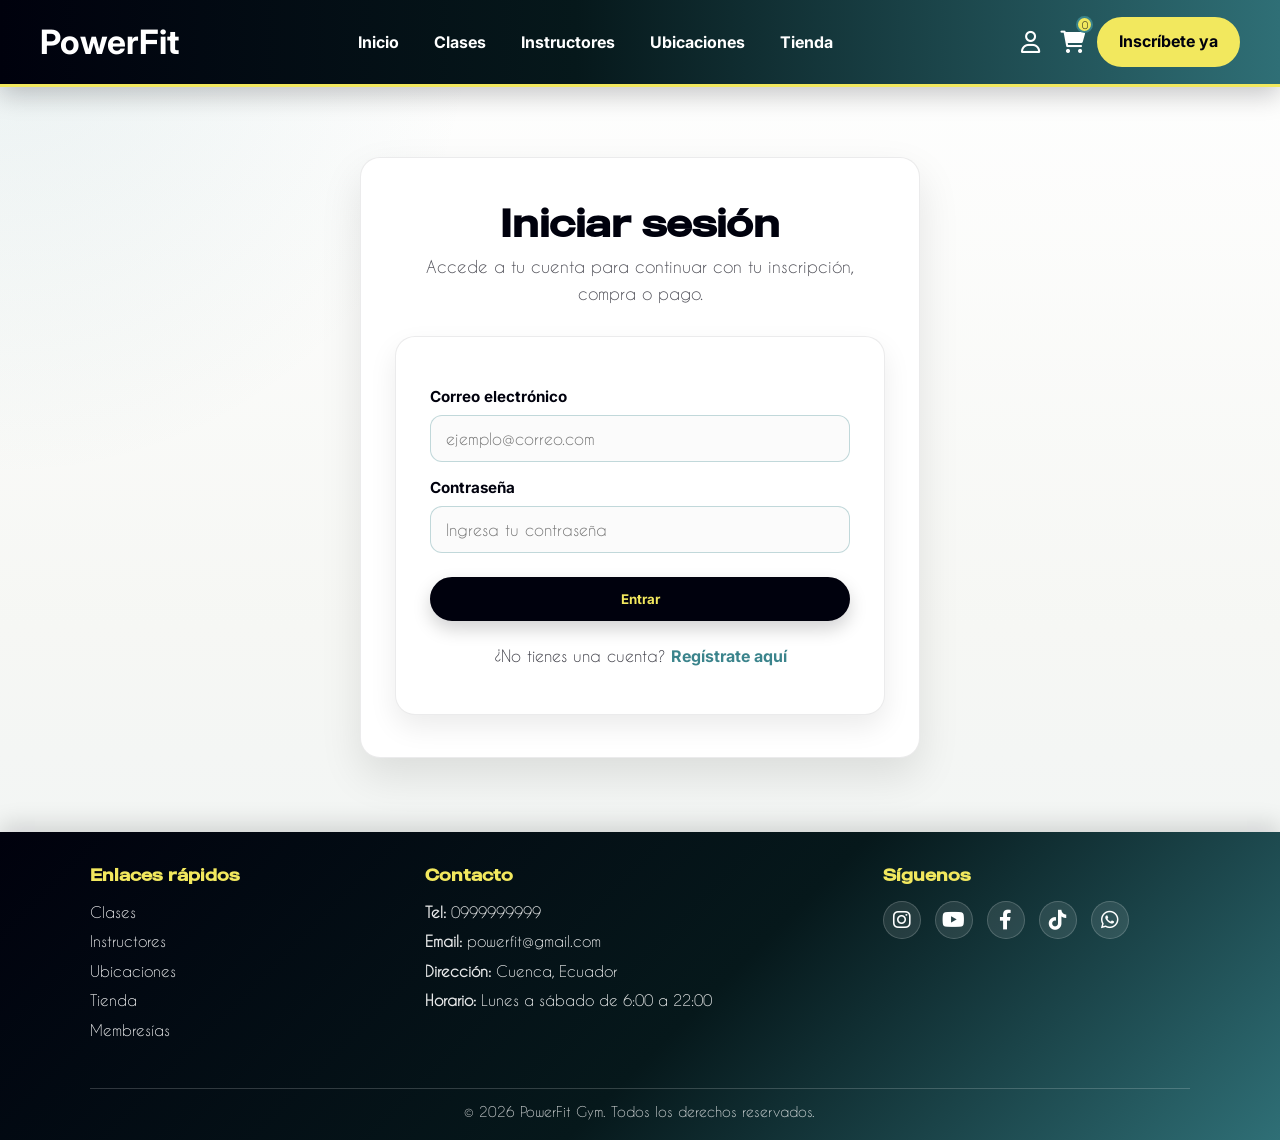
<file: login.html>
<!DOCTYPE html>
<html lang="es">

<head>
    <meta charset="UTF-8">
    <title>Iniciar sesión - PowerFit Gym</title>
    <link rel="stylesheet" href="css/estilos.css">
    <link rel="icon" type="image/png" href="imagenes/favicon.png">
    <link rel="stylesheet" href="https://cdnjs.cloudflare.com/ajax/libs/font-awesome/6.0.0/css/all.min.css">
    <meta name="viewport" content="width=device-width, initial-scale=1.0">
</head>

<body>

<header class="navbar">

    <div class="logo">
        <a href="indice.html">
            <h1>PowerFit</h1>
        </a>
    </div>

    <nav class="menu">
        <ul>
            <li><a href="indice.html">Inicio</a></li>
            <li><a href="clases.html">Clases</a></li>
            <li><a href="instructores.html">Instructores</a></li>
            <li><a href="ubicaciones.html">Ubicaciones</a></li>
            <li><a href="tienda.html">Tienda</a></li>
        </ul>
    </nav>

    <div class="nav-derecha">

        <a href="login.html" class="icono-usuario" title="Iniciar sesión">
            <i class="fa-regular fa-user"></i>
        </a>

        <a href="carrito.html" class="botonCarrito" title="Carrito de compras">
            <i class="fa-solid fa-cart-shopping"></i>
            <span id="contador-carrito">0</span>
        </a>

        <a href="inscripcion.html" class="btn-gym">
            Inscríbete ya
        </a>

    </div>

</header>

<main>

    <section class="login-contenedor login-simple">

        <div class="login-info">
            <h2>Iniciar sesión</h2>
            <p>Accede a tu cuenta para continuar con tu inscripción, compra o pago.</p>
        </div>

        <form class="form-card form-login" onsubmit="iniciarSesion(event)">

            <label for="correoLogin">Correo electrónico</label>
            <input type="email" id="correoLogin" placeholder="ejemplo@correo.com" required>

            <label for="claveLogin">Contraseña</label>
            <input type="password" id="claveLogin" placeholder="Ingresa tu contraseña" required>

            <button type="submit">Entrar</button>

            <p class="texto-cambio-form">
                ¿No tienes una cuenta?
                <a href="registro.html">Regístrate aquí</a>
            </p>

        </form>

    </section>

</main>

<footer class="footer-powerfit">

    <div class="footer-col">
        <h3>Enlaces rápidos</h3>
        <a href="clases.html">Clases</a>
        <a href="instructores.html">Instructores</a>
        <a href="ubicaciones.html">Ubicaciones</a>
        <a href="tienda.html">Tienda</a>
        <a href="inscripcion.html">Membresías</a>
    </div>

    <div class="footer-col">
        <h3>Contacto</h3>
        <p><strong>Tel:</strong> 0999999999</p>
        <p><strong>Email:</strong> powerfit@gmail.com</p>
        <p><strong>Dirección:</strong> Cuenca, Ecuador</p>
        <p><strong>Horario:</strong> Lunes a sábado de 6:00 a 22:00</p>
    </div>

    <div class="footer-col">
        <h3>Síguenos</h3>
        <div class="redes-iconos">
            <a href="https://www.instagram.com/" target="_blank" rel="noopener noreferrer" aria-label="Instagram">
                <i class="fa-brands fa-instagram"></i>
            </a>

            <a href="https://www.youtube.com/" target="_blank" rel="noopener noreferrer" aria-label="YouTube">
                <i class="fa-brands fa-youtube"></i>
            </a>

            <a href="https://www.facebook.com/" target="_blank" rel="noopener noreferrer" aria-label="Facebook">
                <i class="fa-brands fa-facebook-f"></i>
            </a>

            <a href="https://www.tiktok.com/" target="_blank" rel="noopener noreferrer" aria-label="TikTok">
                <i class="fa-brands fa-tiktok"></i>
            </a>

            <a href="https://wa.me/593999999999" target="_blank" rel="noopener noreferrer" aria-label="WhatsApp">
                <i class="fa-brands fa-whatsapp"></i>
            </a>
        </div>
    </div>

    <div class="footer-bottom">
        <p>© 2026 PowerFit Gym. Todos los derechos reservados.</p>
    </div>

</footer>

<script src="js/script.js"></script>
</body>
</html>
</file>
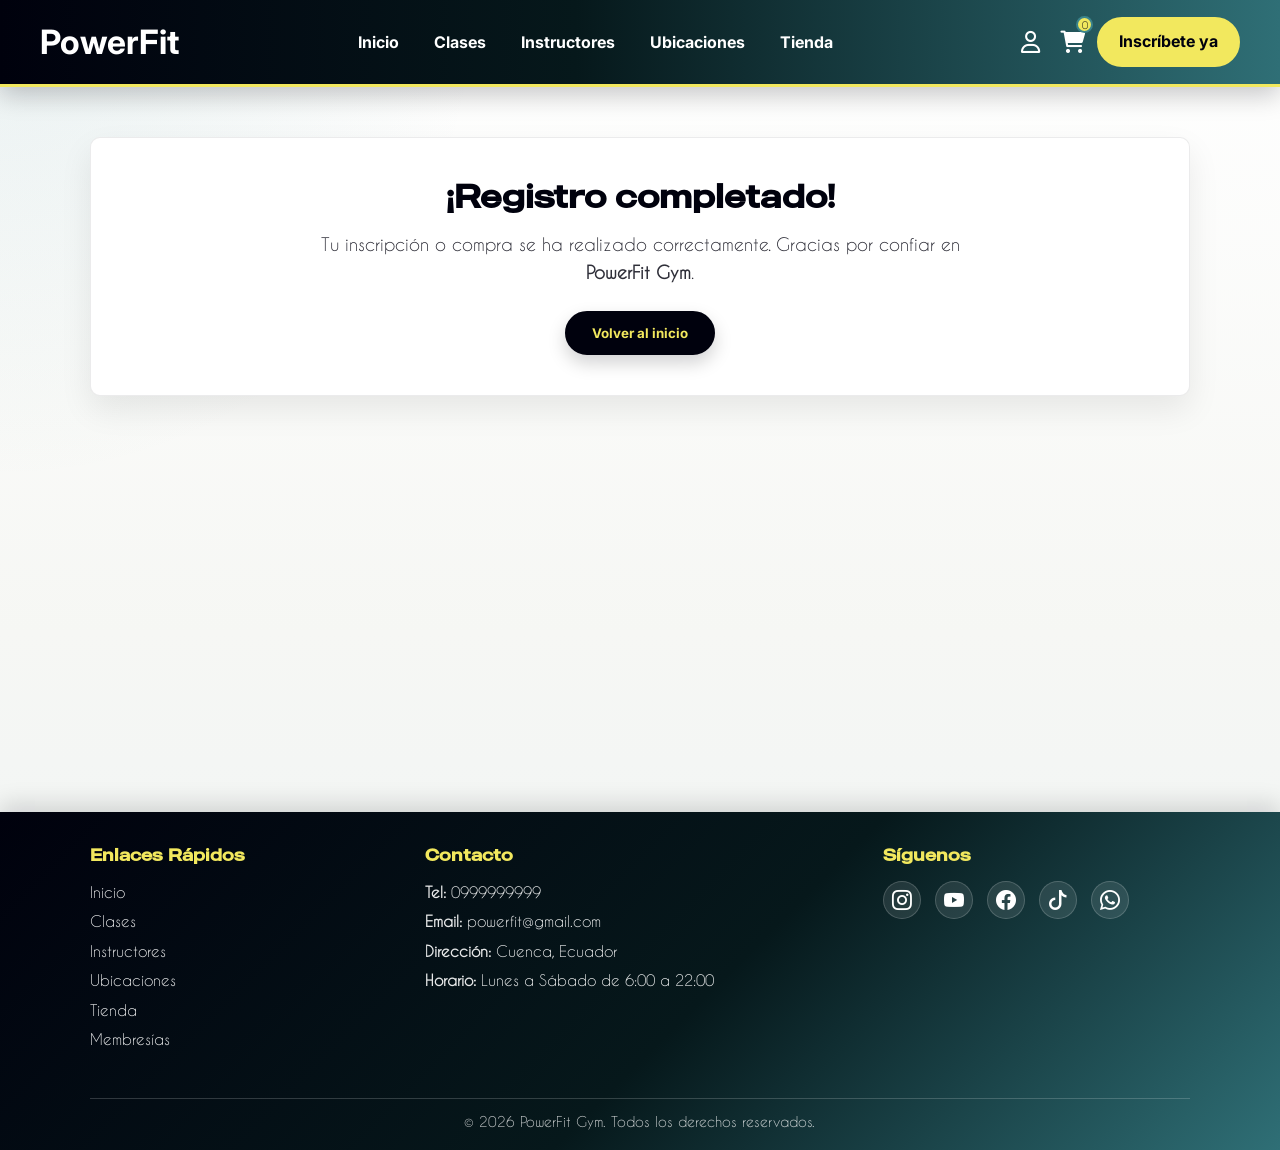
<file: mensaje.html>
<!DOCTYPE html>
<html lang="es">

<head>
    <meta charset="UTF-8">
    <title>Confirmación - PowerFit Gym</title>
    <link rel="stylesheet" href="css/estilos.css">
    <link rel="icon" type="image/png" href="imagenes/favicon.png">
    <link rel="stylesheet" href="https://cdnjs.cloudflare.com/ajax/libs/font-awesome/6.0.0/css/all.min.css">
    <meta name="viewport" content="width=device-width, initial-scale=1.0">
    <link rel="stylesheet" href="https://cdn.jsdelivr.net/npm/bootstrap-icons@1.11.3/font/bootstrap-icons.min.css">
</head>

<body>

<header class="navbar">

    <div class="logo">
        <a href="indice.html">
            <h1>PowerFit</h1>
        </a>
    </div>

    <nav class="menu">
        <ul>
            <li><a href="indice.html">Inicio</a></li>
            <li><a href="clases.html">Clases</a></li>
            <li><a href="instructores.html">Instructores</a></li>
            <li><a href="ubicaciones.html">Ubicaciones</a></li>
            <li><a href="tienda.html">Tienda</a></li>
        </ul>
    </nav>

    <div class="nav-derecha">

        <a href="login.html" class="icono-usuario" title="Iniciar sesión">
            <i class="fa-regular fa-user"></i>
        </a>

        <a href="carrito.html" class="botonCarrito" title="Carrito de compras">
            <i class="fa-solid fa-cart-shopping"></i>
            <span id="contador-carrito">0</span>
        </a>

        <a href="inscripcion.html" class="btn-gym">
            Inscríbete ya
        </a>

    </div>

</header>


<main>

<section class="confirmacion">

<h2>¡Registro completado!</h2>

<p>
Tu inscripción o compra se ha realizado correctamente.
Gracias por confiar en <strong>PowerFit Gym</strong>.
</p>

<a href="indice.html">
<button>Volver al inicio</button>
</a>

</section>

</main>

<footer class="footer-powerfit">


    <div class="footer-col">
        <h3>Enlaces Rápidos</h3>
        <a href="indice.html">Inicio</a>
        <a href="clases.html">Clases</a>
        <a href="instructores.html">Instructores</a>
        <a href="ubicaciones.html">Ubicaciones</a>
        <a href="tienda.html">Tienda</a>
        <a href="inscripcion.html">Membresías</a>
    </div>

     <div class="footer-col">
        <h3>Contacto</h3>
        <p><strong>Tel:</strong> 0999999999</p>
        <p><strong>Email:</strong> powerfit@gmail.com</p>
        <p><strong>Dirección:</strong> Cuenca, Ecuador</p>
        <p><strong>Horario:</strong> Lunes a Sábado de 6:00 a 22:00</p>
    </div>

   <div class="footer-col">
    <h3>Síguenos</h3>

    <div class="redes-iconos">
        <a href="https://www.instagram.com/" target="_blank" rel="noopener noreferrer" aria-label="Instagram">
            <i class="bi bi-instagram"></i>
        </a>

        <a href="https://www.youtube.com/" target="_blank" rel="noopener noreferrer" aria-label="YouTube">
            <i class="bi bi-youtube"></i>
        </a>

        <a href="https://www.facebook.com/" target="_blank" rel="noopener noreferrer" aria-label="Facebook">
            <i class="bi bi-facebook"></i>
        </a>

        <a href="https://www.tiktok.com/" target="_blank" rel="noopener noreferrer" aria-label="TikTok">
            <i class="bi bi-tiktok"></i>
        </a>

        <a href="https://wa.me/593999999999" target="_blank" rel="noopener noreferrer" aria-label="WhatsApp">
            <i class="bi bi-whatsapp"></i>
        </a>
    </div>
</div>

    <div class="footer-bottom">
        <p>© 2026 PowerFit Gym. Todos los derechos reservados.</p>
    </div>

</footer>
<script src="js/script.js"></script>
</body>
</html>
</file>
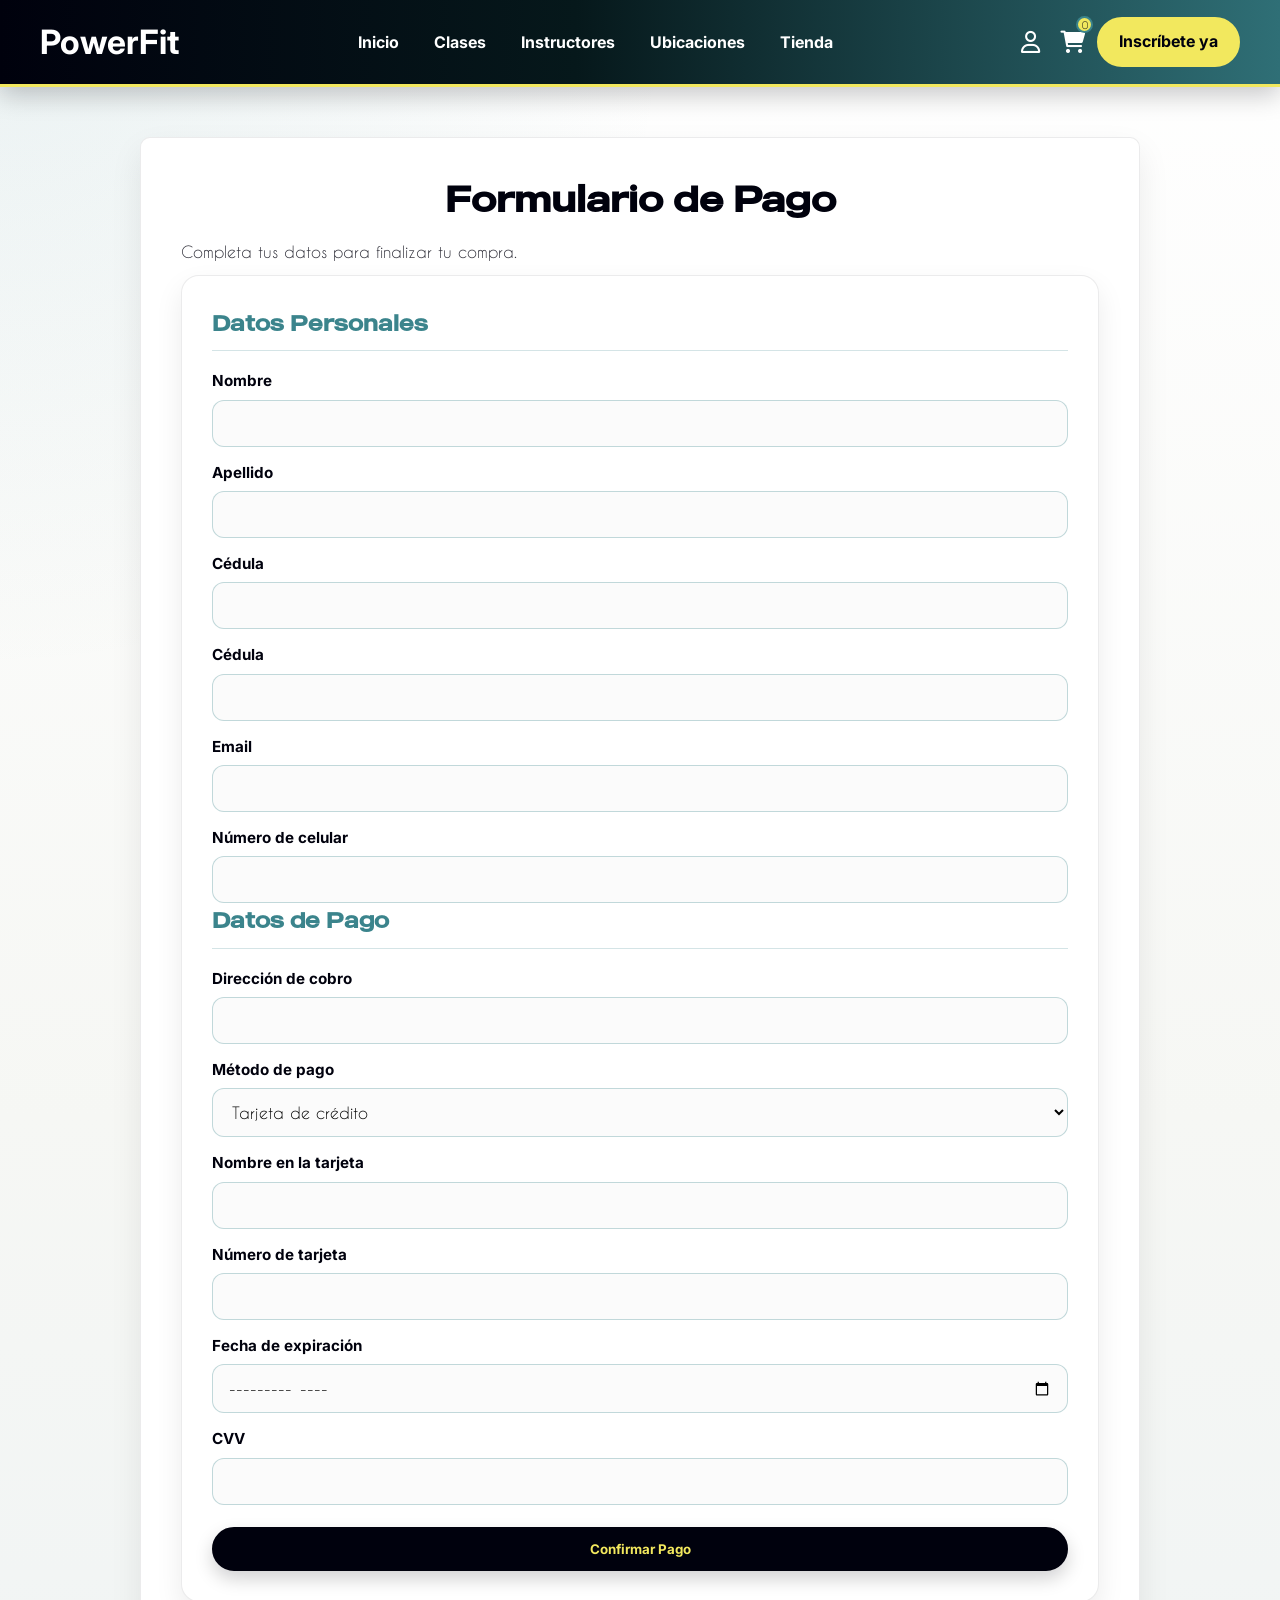
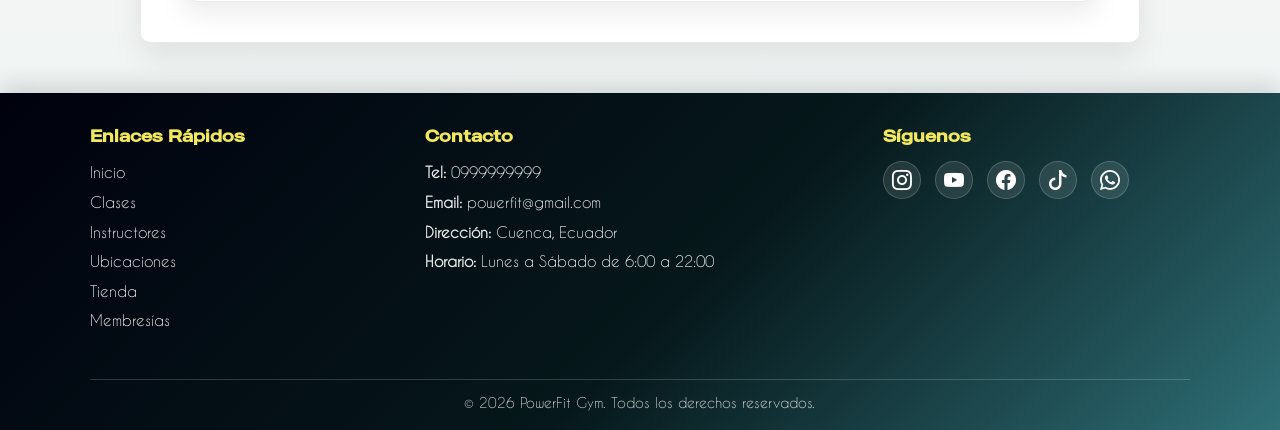
<file: pago.html>
<!DOCTYPE html>
<html lang="es">
<head>
    <meta charset="UTF-8">
    <title>Pago - PowerFit Gym</title>
    <link rel="stylesheet" href="css/estilos.css">
    <link rel="icon" type="image/png" href="imagenes/favicon.png">
    <link rel="stylesheet" href="https://cdnjs.cloudflare.com/ajax/libs/font-awesome/6.0.0/css/all.min.css">
    <meta name="viewport" content="width=device-width, initial-scale=1.0">
    <link rel="stylesheet" href="https://cdn.jsdelivr.net/npm/bootstrap-icons@1.11.3/font/bootstrap-icons.min.css">
</head>
<body>

<header class="navbar">

    <div class="logo">
        <a href="indice.html">
            <h1>PowerFit</h1>
        </a>
    </div>

    <nav class="menu">
        <ul>
            <li><a href="indice.html">Inicio</a></li>
            <li><a href="clases.html">Clases</a></li>
            <li><a href="instructores.html">Instructores</a></li>
            <li><a href="ubicaciones.html">Ubicaciones</a></li>
            <li><a href="tienda.html">Tienda</a></li>
        </ul>
    </nav>

    <div class="nav-derecha">

        <a href="login.html" class="icono-usuario" title="Iniciar sesión">
            <i class="fa-regular fa-user"></i>
        </a>

        <a href="carrito.html" class="botonCarrito" title="Carrito de compras">
            <i class="fa-solid fa-cart-shopping"></i>
            <span id="contador-carrito">0</span>
        </a>

        <a href="inscripcion.html" class="btn-gym">
            Inscríbete ya
        </a>

    </div>

</header>

<main>
<section class="registro">
    <h2>Formulario de Pago</h2>
    <p>Completa tus datos para finalizar tu compra.</p>

    <form id="formPago" onsubmit="finalizarPago(event)">
        <h3>Datos Personales</h3>

        <label>Nombre</label>
        <input type="text" required>

        <label>Apellido</label>
        <input type="text" required>

        <label for="cedulaPago">Cédula</label>
        <input type="text" id="cedulaPago" maxlength="10" required>

        <label>Cédula</label>
        <input type="text" required>

        <label>Email</label>
        <input type="email" required>

        <label>Número de celular</label>
        <input type="tel" required>

        <h3>Datos de Pago</h3>

        <label>Dirección de cobro</label>
        <input type="text" required>

        <label>Método de pago</label>
        <select required>
            <option>Tarjeta de crédito</option>
            <option>Tarjeta de débito</option>
            <option>Transferencia bancaria</option>
        </select>

        <label>Nombre en la tarjeta</label>
        <input type="text">

        <label>Número de tarjeta</label>
        <input type="text">

        <label>Fecha de expiración</label>
        <input type="month">

        <label>CVV</label>
        <input type="text">

        <button type="submit">Confirmar Pago</button>
    </form>
</section>
</main>

<footer class="footer-powerfit">

    <div class="footer-col">
        <h3>Enlaces Rápidos</h3>
        <a href="indice.html">Inicio</a>
        <a href="clases.html">Clases</a>
        <a href="instructores.html">Instructores</a>
        <a href="ubicaciones.html">Ubicaciones</a>
        <a href="tienda.html">Tienda</a>
        <a href="inscripcion.html">Membresías</a>
    </div>

    <div class="footer-col">
        <h3>Contacto</h3>
        <p><strong>Tel:</strong> 0999999999</p>
        <p><strong>Email:</strong> powerfit@gmail.com</p>
        <p><strong>Dirección:</strong> Cuenca, Ecuador</p>
        <p><strong>Horario:</strong> Lunes a Sábado de 6:00 a 22:00</p>
    </div>

    <div class="footer-col">
        <h3>Síguenos</h3>
        <div class="redes-iconos">
            <a href="https://www.instagram.com/" target="_blank"><i class="bi bi-instagram"></i></a>
            <a href="https://www.youtube.com/" target="_blank"><i class="bi bi-youtube"></i></a>
            <a href="https://www.facebook.com/" target="_blank"><i class="bi bi-facebook"></i></a>
            <a href="https://www.tiktok.com/" target="_blank"><i class="bi bi-tiktok"></i></a>
            <a href="https://wa.me/593999999999" target="_blank"><i class="bi bi-whatsapp"></i></a>
        </div>
    </div>

    <div class="footer-bottom">
        <p>© 2026 PowerFit Gym. Todos los derechos reservados.</p>
    </div>

</footer>

<script src="js/script.js"></script>
</body>
</html>
</file>
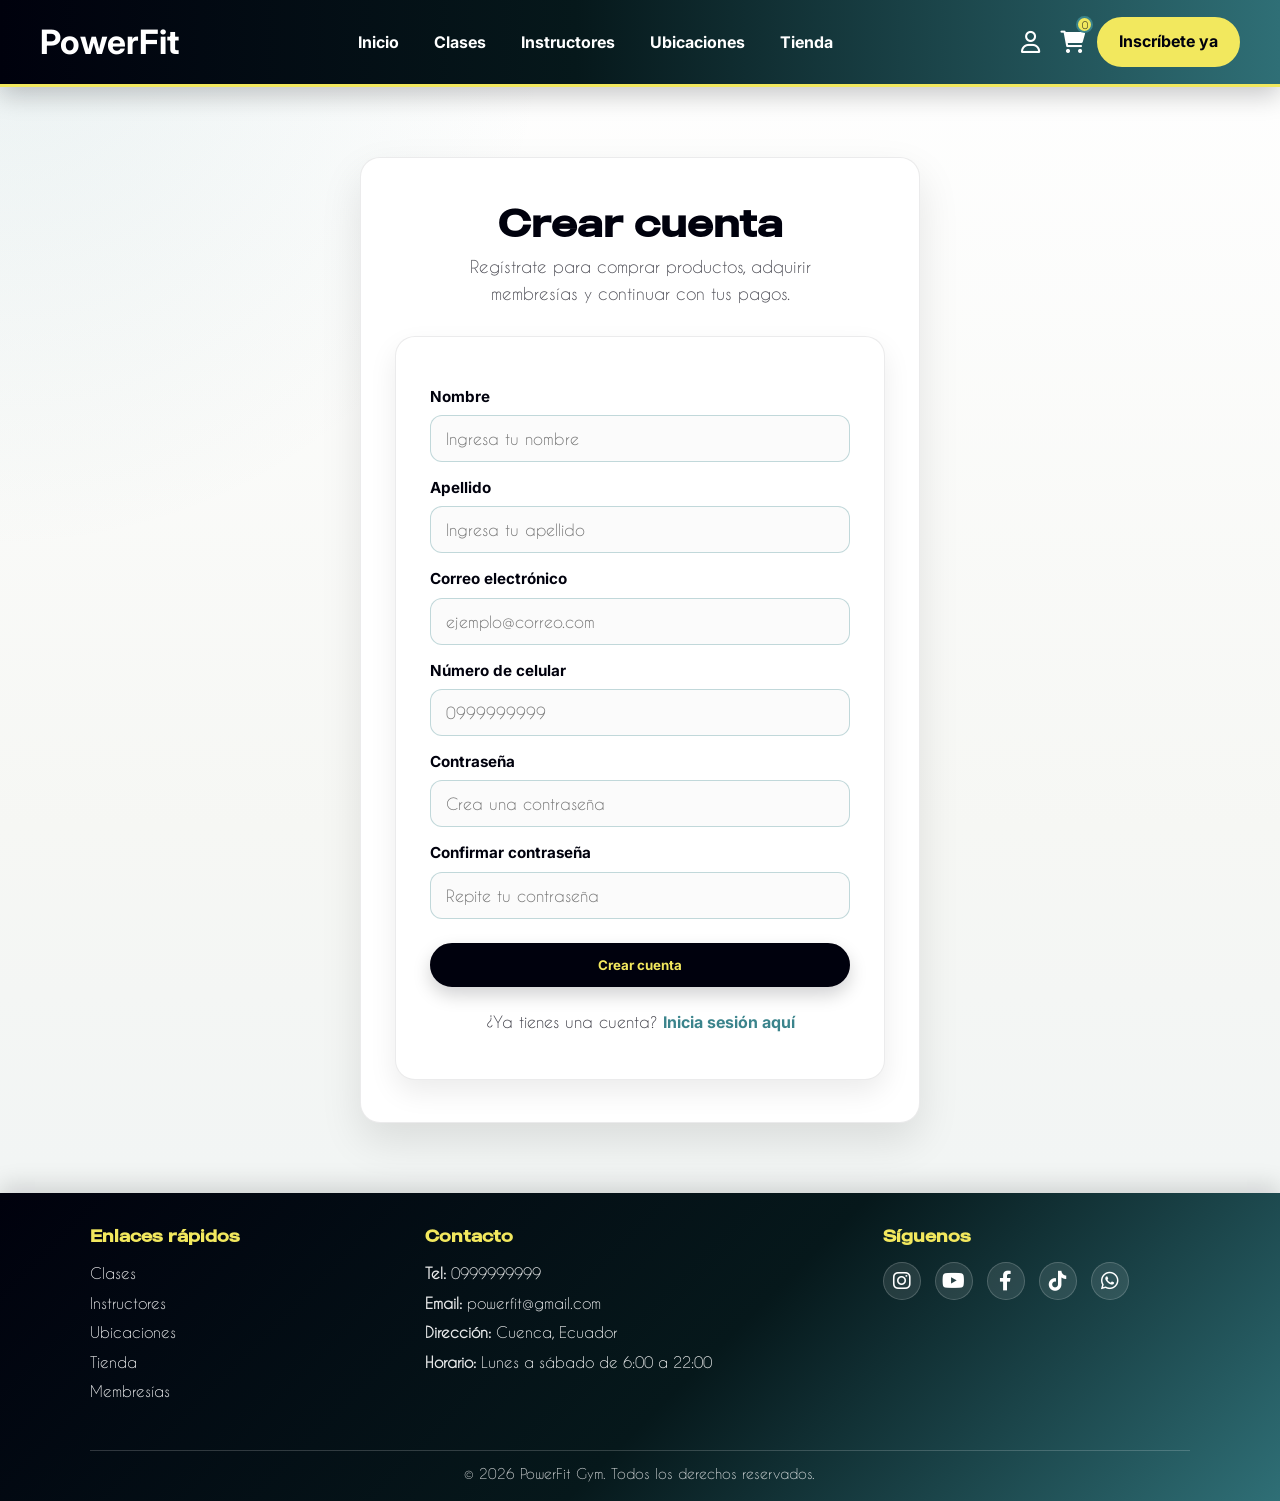
<file: registro.html>
<!DOCTYPE html>
<html lang="es">

<head>
    <meta charset="UTF-8">
    <title>Registro - PowerFit Gym</title>
    <link rel="stylesheet" href="css/estilos.css">
    <link rel="icon" type="image/png" href="imagenes/favicon.png">
    <link rel="stylesheet" href="https://cdnjs.cloudflare.com/ajax/libs/font-awesome/6.0.0/css/all.min.css">
    <meta name="viewport" content="width=device-width, initial-scale=1.0">
</head>

<body>

<header class="navbar">

    <div class="logo">
        <a href="indice.html">
            <h1>PowerFit</h1>
        </a>
    </div>

    <nav class="menu">
        <ul>
            <li><a href="indice.html">Inicio</a></li>
            <li><a href="clases.html">Clases</a></li>
            <li><a href="instructores.html">Instructores</a></li>
            <li><a href="ubicaciones.html">Ubicaciones</a></li>
            <li><a href="tienda.html">Tienda</a></li>
        </ul>
    </nav>

    <div class="nav-derecha">

        <a href="login.html" class="icono-usuario" title="Iniciar sesión">
            <i class="fa-regular fa-user"></i>
        </a>

        <a href="carrito.html" class="botonCarrito" title="Carrito de compras">
            <i class="fa-solid fa-cart-shopping"></i>
            <span id="contador-carrito">0</span>
        </a>

        <a href="inscripcion.html" class="btn-gym">
            Inscríbete ya
        </a>

    </div>

</header>

<main>

    <section class="login-contenedor login-simple">

        <div class="login-info">
            <h2>Crear cuenta</h2>
            <p>Regístrate para comprar productos, adquirir membresías y continuar con tus pagos.</p>
        </div>

        <form class="form-card form-login" onsubmit="registrarCliente(event)">

            <label for="nombreCliente">Nombre</label>
            <input type="text" id="nombreCliente" placeholder="Ingresa tu nombre" required>

            <label for="apellidoCliente">Apellido</label>
            <input type="text" id="apellidoCliente" placeholder="Ingresa tu apellido" required>

            <label for="emailCliente">Correo electrónico</label>
            <input type="email" id="emailCliente" placeholder="ejemplo@correo.com" required>

            <label for="celularCliente">Número de celular</label>
            <input type="tel" id="celularCliente" placeholder="0999999999" required>

            <label for="claveCliente">Contraseña</label>
            <input type="password" id="claveCliente" placeholder="Crea una contraseña" required>

            <label for="confirmarClaveCliente">Confirmar contraseña</label>
            <input type="password" id="confirmarClaveCliente" placeholder="Repite tu contraseña" required>

            <button type="submit">Crear cuenta</button>

            <p class="texto-cambio-form">
                ¿Ya tienes una cuenta?
                <a href="login.html">Inicia sesión aquí</a>
            </p>

        </form>

    </section>

</main>

<footer class="footer-powerfit">

    <div class="footer-col">
        <h3>Enlaces rápidos</h3>
        <a href="clases.html">Clases</a>
        <a href="instructores.html">Instructores</a>
        <a href="ubicaciones.html">Ubicaciones</a>
        <a href="tienda.html">Tienda</a>
        <a href="inscripcion.html">Membresías</a>
    </div>

    <div class="footer-col">
        <h3>Contacto</h3>
        <p><strong>Tel:</strong> 0999999999</p>
        <p><strong>Email:</strong> powerfit@gmail.com</p>
        <p><strong>Dirección:</strong> Cuenca, Ecuador</p>
        <p><strong>Horario:</strong> Lunes a sábado de 6:00 a 22:00</p>
    </div>

    <div class="footer-col">
        <h3>Síguenos</h3>

        <div class="redes-iconos">
            <a href="https://www.instagram.com/" target="_blank" rel="noopener noreferrer" aria-label="Instagram">
                <i class="fa-brands fa-instagram"></i>
            </a>

            <a href="https://www.youtube.com/" target="_blank" rel="noopener noreferrer" aria-label="YouTube">
                <i class="fa-brands fa-youtube"></i>
            </a>

            <a href="https://www.facebook.com/" target="_blank" rel="noopener noreferrer" aria-label="Facebook">
                <i class="fa-brands fa-facebook-f"></i>
            </a>

            <a href="https://www.tiktok.com/" target="_blank" rel="noopener noreferrer" aria-label="TikTok">
                <i class="fa-brands fa-tiktok"></i>
            </a>

            <a href="https://wa.me/593999999999" target="_blank" rel="noopener noreferrer" aria-label="WhatsApp">
                <i class="fa-brands fa-whatsapp"></i>
            </a>
        </div>
    </div>

    <div class="footer-bottom">
        <p>© 2026 PowerFit Gym. Todos los derechos reservados.</p>
    </div>

</footer>

<script src="js/script.js"></script>
</body>
</html>
</file>
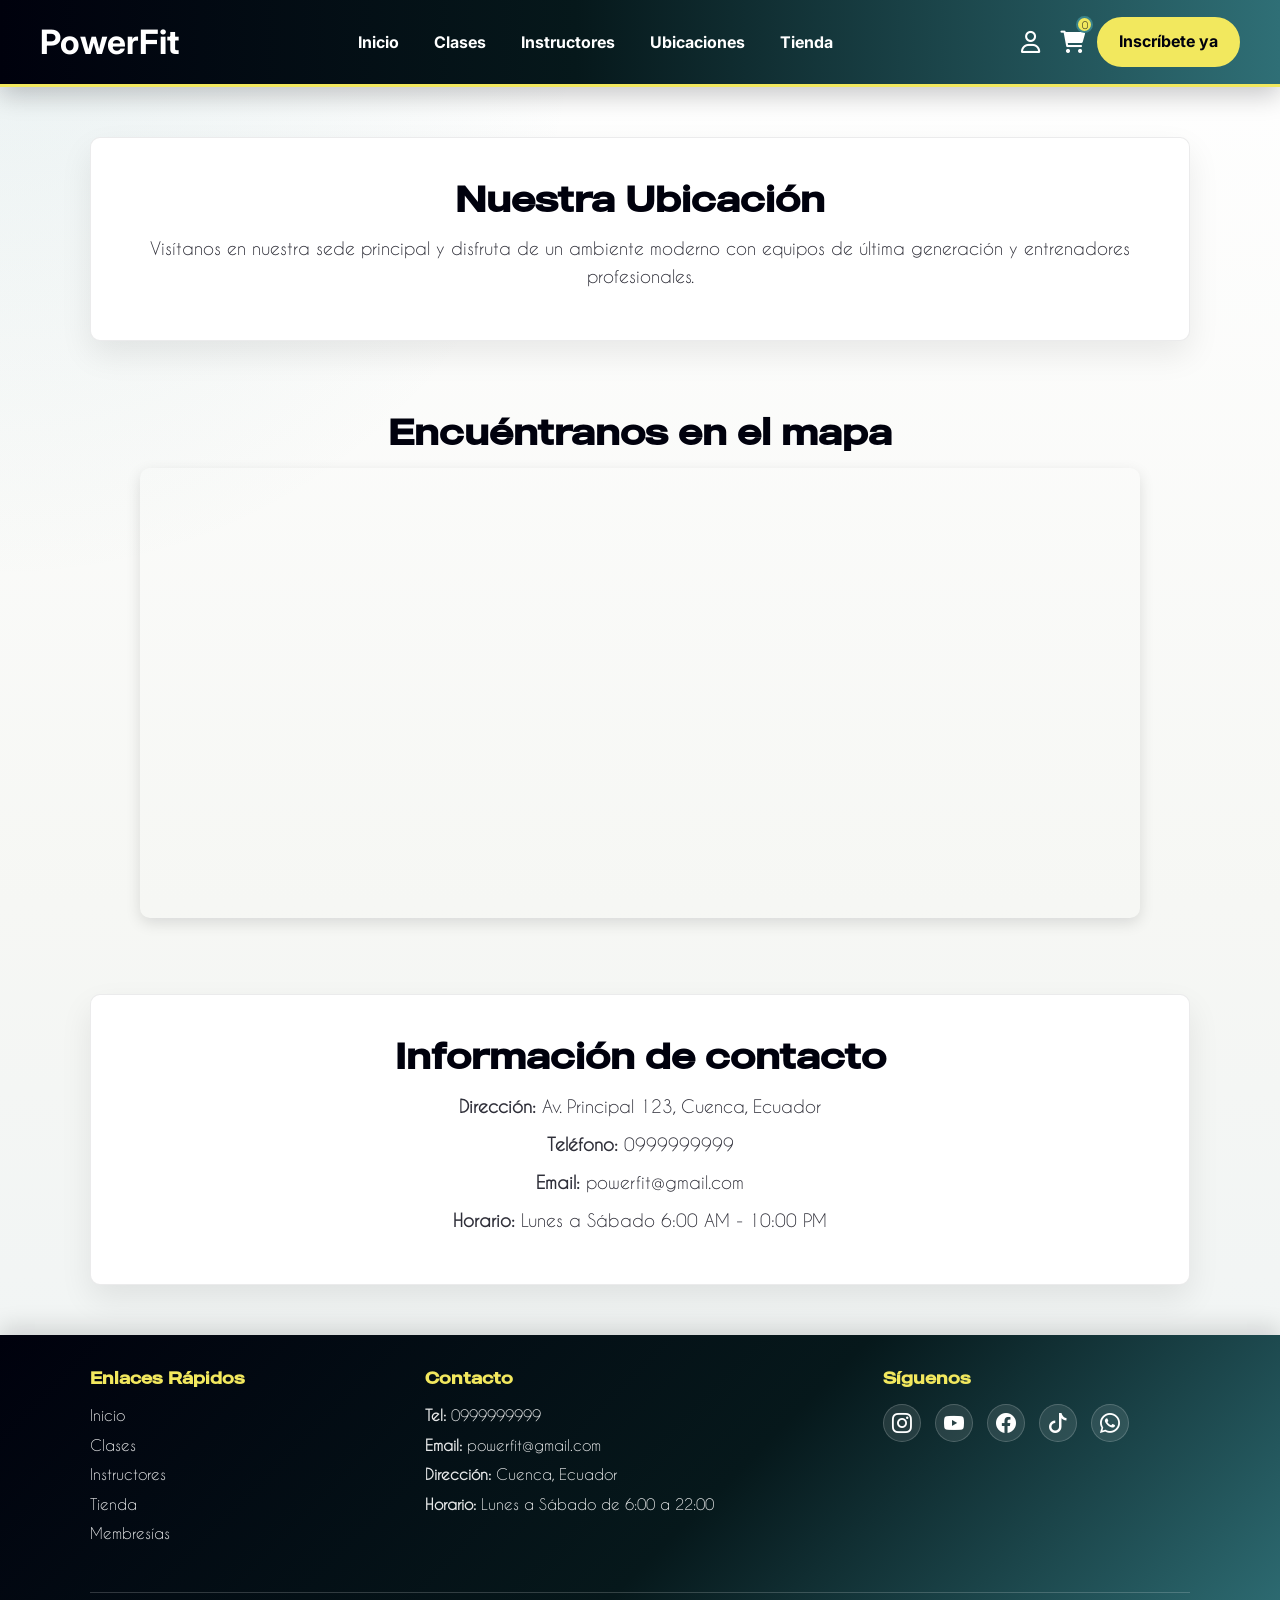
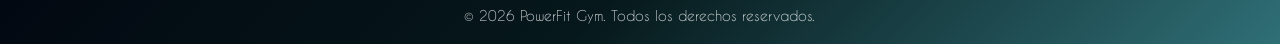
<file: ubicaciones.html>
<!DOCTYPE html>
<html lang="es">

<head>
    <meta charset="UTF-8">
    <title>Ubicaciones - PowerFit Gym</title>
    <link rel="stylesheet" href="css/estilos.css">
    <link rel="icon" type="image/png" href="imagenes/favicon.png">
    <link rel="stylesheet" href="https://cdnjs.cloudflare.com/ajax/libs/font-awesome/6.0.0/css/all.min.css">
    <meta name="viewport" content="width=device-width, initial-scale=1.0">
    <link rel="stylesheet" href="https://cdn.jsdelivr.net/npm/bootstrap-icons@1.11.3/font/bootstrap-icons.min.css">
</head>

<body>

<header class="navbar">

    <div class="logo">
        <a href="indice.html">
            <h1>PowerFit</h1>
        </a>
    </div>

    <nav class="menu">
        <ul>
            <li><a href="indice.html">Inicio</a></li>
            <li><a href="clases.html">Clases</a></li>
            <li><a href="instructores.html">Instructores</a></li>
            <li><a href="ubicaciones.html">Ubicaciones</a></li>
            <li><a href="tienda.html">Tienda</a></li>
        </ul>
    </nav>

    <div class="nav-derecha">

        <a href="login.html" class="icono-usuario" title="Iniciar sesión">
            <i class="fa-regular fa-user"></i>
        </a>

        <a href="carrito.html" class="botonCarrito" title="Carrito de compras">
            <i class="fa-solid fa-cart-shopping"></i>
            <span id="contador-carrito">0</span>
        </a>

        <a href="inscripcion.html" class="btn-gym">
            Inscríbete ya
        </a>

    </div>

</header>



<main>

<section class="ubicacion">

<h2>Nuestra Ubicación</h2>

<p>
Visítanos en nuestra sede principal y disfruta de un ambiente
moderno con equipos de última generación y entrenadores
profesionales.
</p>

</section>


<section class="mapa">

<h2>Encuéntranos en el mapa</h2>

<iframe 
src="https://www.google.com/maps?q=Cuenca,Ecuador&output=embed"
width="600"
height="450"
style="border:0;"
allowfullscreen=""
loading="lazy">
</iframe>

</section>


<section class="datos-contacto">

<h2>Información de contacto</h2>

<p><strong>Dirección:</strong> Av. Principal 123, Cuenca, Ecuador</p>

<p><strong>Teléfono:</strong> 0999999999</p>

<p><strong>Email:</strong> powerfit@gmail.com</p>

<p><strong>Horario:</strong> Lunes a Sábado 6:00 AM - 10:00 PM</p>

</section>

</main>


<footer class="footer-powerfit">

    <div class="footer-col">
        <h3>Enlaces Rápidos</h3>
        <a href="indice.html">Inicio</a>
        <a href="clases.html">Clases</a>
        <a href="instructores.html">Instructores</a>
        <a href="tienda.html">Tienda</a>
        <a href="inscripcion.html">Membresías</a>
    </div>


     <div class="footer-col">
        <h3>Contacto</h3>
        <p><strong>Tel:</strong> 0999999999</p>
        <p><strong>Email:</strong> powerfit@gmail.com</p>
        <p><strong>Dirección:</strong> Cuenca, Ecuador</p>
        <p><strong>Horario:</strong> Lunes a Sábado de 6:00 a 22:00</p>
    </div>

   <div class="footer-col">
    <h3>Síguenos</h3>

    <div class="redes-iconos">
        <a href="https://www.instagram.com/" target="_blank" rel="noopener noreferrer" aria-label="Instagram">
            <i class="bi bi-instagram"></i>
        </a>

        <a href="https://www.youtube.com/" target="_blank" rel="noopener noreferrer" aria-label="YouTube">
            <i class="bi bi-youtube"></i>
        </a>

        <a href="https://www.facebook.com/" target="_blank" rel="noopener noreferrer" aria-label="Facebook">
            <i class="bi bi-facebook"></i>
        </a>

        <a href="https://www.tiktok.com/" target="_blank" rel="noopener noreferrer" aria-label="TikTok">
            <i class="bi bi-tiktok"></i>
        </a>

        <a href="https://wa.me/593999999999" target="_blank" rel="noopener noreferrer" aria-label="WhatsApp">
            <i class="bi bi-whatsapp"></i>
        </a>
    </div>
</div>

    <div class="footer-bottom">
        <p>© 2026 PowerFit Gym. Todos los derechos reservados.</p>
    </div>

</footer>
<script src="js/script.js"></script>
</body>

</html>
</file>
<file: css/estilos.css>
@font-face {
        font-family: "Outer";
        src: url("../Fuentes/Outer Sans Regular.otf");
    }

    @font-face {
        font-family: "Caviar";
        src: url("../Fuentes/CaviarDreams.otf");
    }

    @font-face {
          font-family: "Inter";
          src: url("../Fuentes/Inter-VariableFont_opsz,wght.ttf");
          font-weight: 100 900; 
          font-display: swap;
    }
      /* PALETA DE COLORES */
    :root {
        --amarillo: #F2E85E;
        --negro: #00010D;
        --negro-suave: #06181B;
        --azul-verde: #3B848C;
        --azul-verde-oscuro: #2F6F76;
        --celeste: #A9CBD9;
        --blanco: #FFFFFF;
        --gris: #D3D3D3;
        --gris-suave: #F4F4F4;
        --fondo-suave: #F6F7F4;
        --sombra: rgba(0, 1, 13, 0.12);
        --sombra-media: rgba(0, 1, 13, 0.22);
        --sombra-fuerte: rgba(0, 1, 13, 0.22);
    }

    * {
        margin: 0;
        padding: 0;
        box-sizing: border-box;
    }

    html {
        scroll-behavior: smooth;
    }

    body {
        font-family: "Caviar", sans-serif;
        color: var(--negro);
        line-height: 1.6;
        background:
            radial-gradient(circle at top left, rgba(242, 232, 94, 0.12), transparent 28%),
            linear-gradient(to bottom, var(--blanco) 0%, var(--fondo-suave) 48%, #EEF3F4 100%);
    }

    img {
        max-width: 100%;
        display: block;
    }

    main {
        min-height: 70vh;
    }

    section {
        padding: 60px 20px;
    }

    h1,
    h2,
    h3 {
        margin-bottom: 15px;
        color: var(--negro);
        letter-spacing: 0;
    }

    h1,
    .logo h1 {
        font-family: "Inter", sans-serif;
    }

    h2,
    .descripcion-clases h2,
    .reservar h2,
    .ubicacion h2,
    .datos-contacto h2,
    .confirmacion h2,
    .carrito h2,
    .registro h2,
    .planes h2,
    .instructores h2,
    .tienda h2,
    .beneficios h2,
    .carrusel-instalaciones h2 {
        font-family: "Outer", sans-serif;
        font-size: 2.25rem;
        line-height: 1.15;
    }

    h3,
    .tarjeta h3,
    .clase h3,
    .plan h3,
    .producto h3,
    .instructor .instructor-info h3 {
        font-family: "Outer", sans-serif;
    }

    p,
    li,
    label,
    input,
    select,
    .footer-col p,
    .footer-col a {
        font-family: "Caviar", sans-serif;
    }

    p {
        margin-bottom: 10px;
        color: rgba(0, 1, 13, 0.82);
    }

    li {
        color: rgba(0, 1, 13, 0.82);
    }

    a {
        text-decoration: none;
    }

    button,
    .btn-gym,
    .menu a {
        font-family: "Inter", sans-serif;
    }

    button {
        background: linear-gradient(135deg, var(--azul-verde), var(--azul-verde-oscuro));
        color: var(--blanco);
        border: none;
        padding: 12px 25px;
        font-weight: bold;
        border-radius: 999px;
        cursor: pointer;
        transition: transform 0.25s ease, background-color 0.25s ease, box-shadow 0.25s ease;
        letter-spacing: 0;
        box-shadow: 0 6px 14px rgba(59, 132, 140, 0.28);
    }

    button:hover {
        background: var(--negro);
        color: var(--amarillo);
        transform: translateY(-2px);
    }

    /* NAVBAR */
    .logo a {
        text-decoration: none;
    }

    .navbar {
        background: linear-gradient(90deg, var(--azul-verde-oscuro) 0%, var(--azul-verde) 65%, #4F9AA1 100%);
        padding: 15px 40px;
        display: flex;
        align-items: center;
        justify-content: space-between;
        position: sticky;
        top: 0;
        z-index: 1000;
        border-bottom: 4px solid var(--amarillo);
        box-shadow: 0 8px 24px rgba(0, 1, 13, 0.22);
    }

    .navbar.nav-transparente {
        background: linear-gradient(90deg, var(--azul-verde-oscuro) 0%, var(--azul-verde) 65%, #4F9AA1 100%);
        backdrop-filter: none;
        -webkit-backdrop-filter: none;
        border-bottom: 4px solid var(--amarillo);
    }

    .logo h1 {
        color: var(--blanco);
        font-size: 2.1rem;
        margin: 0;
    }

    .menu ul {
        list-style: none;
        display: flex;
        gap: 35px;
    }

    .menu a {
        color: var(--blanco);
        font-size: 1rem;
        font-weight: bold;
        position: relative;
        padding-bottom: 4px;
        transition: color 0.3s ease;
    }

    .menu a::after {
        content: "";
        position: absolute;
        left: 0;
        bottom: -2px;
        width: 0;
        height: 3px;
        background-color: var(--amarillo);
        transition: width 0.3s ease;
    }

    .menu a:hover {
        color: var(--amarillo);
    }

    .menu a:hover::after {
        width: 100%;
    }

    .nav-derecha {
        display: flex;
        align-items: center;
        gap: 12px;
    }

    .icono-carrito {
        margin-right: 5px;
    }

    .botonCarrito {
        position: relative;
        color: var(--blanco);
        font-size: 22px;
    }

    .botonCarrito:hover {
        color: var(--amarillo);
    }

    #contador-carrito {
        position: absolute;
        top: -8px;
        right: -8px;
        background-color: var(--amarillo);
        color: var(--negro);
        font-size: 10px;
        width: 17px;
        height: 17px;
        border-radius: 50%;
        display: flex;
        justify-content: center;
        align-items: center;
        border: 2px solid var(--azul-verde);
    }

    .btn-gym {
        background-color: var(--amarillo);
        color: var(--negro);
        border: 2px solid var(--amarillo);
        padding: 10px 20px;
        border-radius: 999px;
        font-weight: bold;
        transition: 0.3s;
    }

    .btn-gym:hover {
        background-color: var(--negro);
        color: var(--amarillo);
        border-color: var(--negro);
        transform: translateY(-2px);
    }

    /* HERO */
    .hero {
        position: relative;
        height: 550px;
        overflow: hidden;
        display: flex;
        align-items: center;
        justify-content: center;
        text-align: center;
        background-color: var(--negro);
        margin: 0;
        padding: 0;
    }

    .hero-slider {
        display: flex;
        width: 100%;
        height: 100%;
        transition: transform 0.8s ease-in-out;
    }

    .hero-slide {
        width: 100%;
        height: 100%;
        flex: 0 0 100%;
    }

    .hero-slide img {
        width: 100%;
        height: 100%;
        object-fit: cover;
    }

    .hero-overlay {
        position: absolute;
        inset: 0;
        background:
            linear-gradient(90deg, rgba(0, 1, 13, 0.78), rgba(0, 1, 13, 0.28), rgba(0, 1, 13, 0.68)),
            linear-gradient(to bottom, rgba(0, 1, 13, 0.18), rgba(0, 1, 13, 0.58));
    }

    .hero-contenido {
        position: absolute;
        z-index: 2;
        color: var(--blanco);
        text-align: center;
        padding: 20px;
    }

    .hero-contenido h2 {
        color: var(--blanco);
        font-size: 4.2rem;
        text-shadow: 0 4px 10px rgba(0, 1, 13, 0.45);
    }

    .hero-contenido p {
        background-color: rgba(242, 232, 94, 0.94);
        color: var(--negro);
        display: inline-block;
        padding: 8px 18px;
        border-radius: 999px;
        font-size: 1.2rem;
        font-weight: bold;
    }

    /* SOBRE */
    .sobre {
        background: linear-gradient(135deg, var(--negro) 0%, #06181B 52%, var(--azul-verde-oscuro) 100%);
        color: var(--blanco);
        padding: 80px 40px;
    }

    .sobre-contenedor {
        max-width: 1100px;
        margin: auto;
        display: grid;
        grid-template-columns: 2fr 1fr;
        gap: 50px;
        align-items: center;
    }

    .sobre-titulo h2 {
        font-size: 3rem;
        line-height: 1.2;
        color: var(--amarillo);
    }

    .sobre-texto {
        color: var(--blanco);
        font-size: 1.1rem;
        background-color: rgba(255, 255, 255, 0.1);
        border-left: 5px solid var(--amarillo);
        padding: 24px;
        border-radius: 10px;
    }

    .sobre-texto p {
        color: var(--blanco);
    }

    /* BLOQUES GENERALES */
    .descripcion-clases,
    .reservar,
    .ubicacion,
    .datos-contacto,
    .confirmacion,
    .carrito,
    .registro,
    .planes,
    .instructores,
    .tienda {
        max-width: 1100px;
        margin: 50px auto;
        background-color: var(--blanco);
        border-radius: 10px;
        padding: 40px;
        border: 1px solid rgba(0, 1, 13, 0.08);
        box-shadow: 0 14px 32px rgba(0, 1, 13, 0.08);
    }

    .descripcion-clases h2,
    .reservar h2,
    .ubicacion h2,
    .datos-contacto h2,
    .confirmacion h2,
    .carrito h2,
    .registro h2,
    .planes h2,
    .instructores h2,
    .tienda h2 {
        color: var(--negro);
        text-align: center;
    }

    .descripcion-clases p,
    .reservar p,
    .ubicacion p,
    .datos-contacto p,
    .confirmacion p,
    .tienda p,
    .carrito p {
        font-size: 1.1rem;
        text-align: center;
    }

    /* BENEFICIOS Y TARJETAS */
    .beneficios {
        max-width: 1100px;
        margin: 60px auto;
        padding: 20px;
    }

    .beneficios h2 {
        text-align: center;
    }

    .beneficios-container,
    .lista-clases {
        max-width: 1100px;
        margin: 30px auto 50px auto;
        padding: 20px;
        display: grid;
        grid-template-columns: repeat(2, 1fr);
        gap: 30px;
    }

    .tarjeta,
    .clase,
    .producto,
    .plan {
        position: relative;
        overflow: hidden;
        background-color: var(--blanco);
        border-radius: 10px;
        border: 1px solid rgba(0, 1, 13, 0.08);
        box-shadow: 0 12px 28px rgba(0, 1, 13, 0.08);
        transition: transform 0.25s ease, box-shadow 0.25s ease;
    }

    .tarjeta::before,
    .producto::before,
    .plan::before {
        content: "";
        display: block;
        height: 5px;
        width: 100%;
        background: linear-gradient(90deg, var(--amarillo), var(--azul-verde));
        position: absolute;
        top: 0;
        left: 0;
    }

    .tarjeta:hover,
    .producto:hover {
        transform: translateY(-6px);
        box-shadow: 0 18px 34px rgba(0, 1, 13, 0.15);
    }

    .tarjeta {
        padding: 25px;
    }

    .tarjeta h3,
    .producto h3 {
        color: var(--azul-verde);
    }

    /* MODAL CLASES */
    .modal {
        display: none;
        position: fixed;
        z-index: 1500;
        inset: 0;
        background-color: rgba(0, 1, 13, 0.7);
    }

    .modal-contenido {
        background-color: var(--blanco);
        margin: 15% auto;
        padding: 24px;
        border-radius: 10px;
        width: 300px;
        text-align: center;
        border: 2px solid var(--azul-verde);
    }

    .cerrar {
        float: right;
        font-size: 28px;
        font-weight: bold;
        cursor: pointer;
        color: var(--negro);
    }

    .cerrar:hover {
        color: var(--azul-verde);
    }


    
    /* FORMULARIO */
    .registro {
        max-width: 1000px;
    }

    .registro h2 {
        margin-bottom: 20px;
    }

    .registro h3,
    #formRegistro h3 {
        color: var(--azul-verde);
        font-family: "Outer", sans-serif;
    }

    #formRegistro h3 {
        grid-column: 1 / -1;
        font-size: 1.3rem;
        margin-top: 25px;
        margin-bottom: 5px;
        padding-bottom: 8px;
        border-bottom: 2px solid rgba(59, 132, 140, 0.25);
    }

    #formRegistro h3:first-child {
        margin-top: 0;
    }

    #formRegistro label {
        font-family: "Inter", sans-serif;
        color: var(--negro);
        font-weight: bold;
        font-size: 0.95rem;
    }

    #formRegistro input,
    #formRegistro select,
    .registro input,
    .registro select {
        width: 100%;
        padding: 12px 14px;
        border: 1px solid rgba(59, 132, 140, 0.28);
        border-radius: 10px;
        font-family: "Caviar", sans-serif;
        font-size: 1rem;
        background-color: #FBFBFB;
        transition: border-color 0.25s ease, box-shadow 0.25s ease;
    }

    #formRegistro input:focus,
    #formRegistro select:focus,
    .registro input:focus,
    .registro select:focus {
        outline: none;
        border-color: var(--azul-verde);
        box-shadow: 0 0 0 4px rgba(169, 203, 217, 0.45);
    }

    #formRegistro br {
        display: none;
    }

    #formRegistro button[type="submit"] {
        grid-column: 1 / -1;
        justify-self: center;
        min-width: 260px;
        margin-top: 20px;
    }

    #reservaSeleccionada {
        background-color: rgba(169, 203, 217, 0.4);
        color: var(--negro);
        border-left: 5px solid var(--azul-verde);
        padding: 14px 18px;
        border-radius: 8px;
        font-weight: bold;
        text-align: center;
        margin: 20px 0 25px 0;
    }

    
    /* RESERVA GENERAL */
    .reserva-general {
        margin-top: 50px;
        padding: 38px 28px;
        background: linear-gradient(135deg, var(--negro), #06181B 55%, var(--azul-verde-oscuro));
        color: var(--blanco);
        border-radius: 10px;
        text-align: center;
        border: 1px solid rgba(242, 232, 94, 0.25);
        box-shadow: 0 16px 34px rgba(0, 1, 13, 0.22);
    }

    .reserva-general h2 {
        color: var(--blanco);
        font-size: 2rem;
        margin-bottom: 20px;
    }

    .reserva-general p {
        font-size: 1.1rem;
        color: var(--blanco);
        margin-bottom: 20px;
    }

    .reserva-general button {
        background: var(--amarillo);
        color: var(--negro);
        border: 2px solid var(--amarillo);
        box-shadow: none;
    }

    .reserva-general button:hover {
        background: var(--azul-verde);
        color: var(--blanco);
        border-color: var(--azul-verde);
    }

    
    /* UBICACIONES */
    .mapa {
        max-width: 1100px;
        margin: 0 auto 50px auto;
        padding: 20px;
        text-align: center;
    }

    .mapa iframe {
        width: 100%;
        max-width: 1000px;
        border-radius: 10px;
        box-shadow: 0 5px 15px var(--sombra);
        transition: transform 0.25s ease, box-shadow 0.25s ease;
    }

    .mapa iframe:hover {
        transform: scale(1.01);
        box-shadow: 0 10px 22px rgba(0, 1, 13, 0.16);
    }

    /* CONFIRMACION */
    .confirmacion {
        text-align: center;
    }

    .confirmacion h2 {
        font-size: 2rem;
    }

    .confirmacion p {
        max-width: 700px;
        margin: 0 auto 25px auto;
    }

    /* CARRUSEL */
    .carrusel-instalaciones {
        max-width: 1100px;
        margin: 60px auto;
        padding: 40px 20px;
        text-align: center;
        background-color: transparent;
    }

    .carrusel-instalaciones h2 {
        font-size: 2rem;
    }

    .carrusel-instalaciones p {
        font-size: 1.1rem;
        margin-bottom: 30px;
    }

    .carrusel {
        position: relative;
        max-width: 900px;
        height: 450px;
        margin: auto;
        overflow: hidden;
        border-radius: 10px;
        border: 6px solid var(--blanco);
        outline: 2px solid rgba(59, 132, 140, 0.25);
        background-color: var(--blanco);
        box-shadow: 0 18px 36px rgba(0, 1, 13, 0.18);
    }

    .carrusel img {
        width: 100%;
        height: 100%;
        object-fit: cover;
    }

    .btn-carrusel {
        position: absolute;
        top: 50%;
        transform: translateY(-50%);
        background-color: var(--negro);
        color: var(--amarillo);
        font-size: 2rem;
        padding: 12px 18px;
        border-radius: 50%;
        z-index: 10;
    }

    .btn-carrusel:hover {
        background-color: var(--amarillo);
        color: var(--negro);
    }

    .anterior {
        left: 20px;
    }

    .siguiente {
        right: 20px;
    }

    /* FOOTER */
    .footer-powerfit {
        background: linear-gradient(135deg, var(--negro) 0%, #06181B 55%, var(--azul-verde-oscuro) 100%);
        color: var(--blanco);
        margin-top: 45px;
        padding: 30px max(24px, calc((100% - 1100px) / 2)) 16px;
        display: grid;
        grid-template-columns: 1fr 1.4fr 1fr;
        gap: 28px;
        align-items: start;
        box-shadow: 0 -8px 22px rgba(0, 1, 13, 0.14);
    }

    .footer-col h3 {
        color: var(--amarillo);
        font-family: "Outer", sans-serif;
        font-size: 1.05rem;
        margin-bottom: 12px;
    }

    .footer-col p,
    .footer-col a {
        color: rgba(255, 255, 255, 0.9);
        font-size: 0.95rem;
        line-height: 1.55;
        display: block;
        margin-bottom: 6px;
        transition: color 0.25s ease, transform 0.2s ease;
    }

    .footer-col a:hover {
        color: var(--amarillo);
        transform: translateX(4px);
    }

    .redes-iconos {
        display: flex;
        gap: 14px;
        align-items: center;
        flex-wrap: wrap;
        margin-top: 12px;
    }

    .redes-iconos a {
        width: 38px;
        height: 38px;
        background-color: rgba(255, 255, 255, 0.1);
        color: var(--blanco);
        border: 1px solid rgba(255, 255, 255, 0.18);
        border-radius: 50%;
        font-size: 1.25rem;
        display: inline-flex;
        align-items: center;
        justify-content: center;
    }

    .redes-iconos a:hover {
        background-color: var(--amarillo);
        color: var(--negro);
        transform: translateY(-3px);
    }

    .footer-bottom {
        grid-column: 1 / -1;
        border-top: 1px solid rgba(255, 255, 255, 0.18);
        margin-top: 12px;
        padding-top: 12px;
        text-align: center;
    }

    .footer-bottom p {
        margin: 0;
        font-size: 0.88rem;
        color: rgba(255, 255, 255, 0.78);
    }

    /* NUMEROS Y PRECIOS */
    .producto p,
    .modal-info h3,
    .total-compra h3,
    .precio-plan,
    .carrito td,
    .cantidad-carrito span,
    #totalCompra {
        font-family: "Outer", sans-serif !important;
    }

    /* RESPONSIVE */
    @media (max-width: 992px) {
        .beneficios-container,
        .lista-clases,
        .contenedor-instructores,
        .contenedor-planes,
        .catalogo,
        .sobre-contenedor {
            grid-template-columns: 1fr;
        }

        .plan.destacado {
            transform: none;
        }

        .plan.destacado:hover {
            transform: translateY(-6px);
        }

        .planes {
            padding: 45px 24px;
        }

        .instructor {
            min-height: 580px;
        }

        .footer-powerfit {
            grid-template-columns: 1fr 1fr;
            padding: 30px 24px 16px;
        }

        .footer-col:last-of-type {
            grid-column: 1 / -1;
        }

        .redes-iconos {
            justify-content: center;
        }
    }

    @media (max-width: 768px) {
        section {
            padding: 45px 15px;
        }

        h2,
        .planes h2,
        .descripcion-clases h2,
        .instructores h2 {
            font-size: 2rem;
        }

        .hero {
            height: 360px;
        }

        .hero-contenido h2 {
            font-size: 2.4rem;
        }

        .hero-contenido p {
            font-size: 1rem;
        }

        .sobre {
            padding: 55px 22px;
        }

        .sobre-titulo h2 {
            font-size: 2.2rem;
        }

        .descripcion-clases,
        .reservar,
        .ubicacion,
        .datos-contacto,
        .confirmacion,
        .carrito,
        .registro,
        .instructores,
        .tienda {
            margin: 20px 10px;
            padding: 22px;
        }

        .planes {
            margin: 20px 0;
            padding: 40px 18px;
        }

        .beneficios-container,
        .lista-clases,
        .contenedor-instructores,
        .contenedor-planes,
        .catalogo,
        .sobre-contenedor,
        .footer-powerfit {
            grid-template-columns: 1fr !important;
            gap: 25px;
        }

        .plan {
            padding: 26px 22px;
        }

        .precio-plan {
            font-size: 1.65rem;
        }

        .clase img {
            height: 210px;
        }

        #formRegistro {
            grid-template-columns: 1fr;
            gap: 10px;
        }

        #formRegistro h3,
        #formRegistro button[type="submit"] {
            grid-column: 1;
        }

        #formRegistro label {
            margin-top: 8px;
        }

        #formRegistro button[type="submit"] {
            width: 100%;
            min-width: auto;
        }

        .producto img {
            height: 220px;
        }

        .carrito table,
        .carrito thead,
        .carrito tbody,
        .carrito th,
        .carrito td,
        .carrito tr {
            display: block;
            width: 100%;
        }

        .carrito thead {
            display: none;
        }

        .carrito tr {
            background-color: var(--blanco);
            margin-bottom: 15px;
            padding: 15px;
            border-radius: 10px;
            border: 1px solid var(--gris);
        }

        .carrito td {
            border: none;
            text-align: center;
            padding: 8px 0;
        }

        .total-compra {
            text-align: center;
        }

        .cantidad-carrito {
            justify-content: center;
        }

        .instructor {
            min-height: 540px;
        }

        .instructor-info {
            padding: 20px 18px;
        }

        .instructor .instructor-info h3 {
            font-size: 1.45rem;
        }

        .instructor .instructor-info p,
        .instructor-info li,
        .instructor-info .especialidad {
            font-size: 1rem;
        }

        .reserva-general h2 {
            font-size: 1.55rem;
        }

        .reserva-general button {
            width: 100%;
        }

        .contenido-modal {
            grid-template-columns: 1fr;
            max-height: 90vh;
            overflow-y: auto;
        }

        .contenido-modal img {
            height: 260px;
        }

        .carrusel {
            height: 280px;
        }

        .btn-carrusel {
            font-size: 1.4rem;
            padding: 8px 12px;
        }

        .footer-powerfit {
            grid-template-columns: 1fr !important;
            text-align: center;
            padding: 28px 22px 14px;
            gap: 20px;
        }

        .footer-col a,
        .footer-col p,
        .footer-col h3 {
            text-align: center;
        }

        .redes-iconos {
            justify-content: center;
        }

        .btn-gym {
            text-align: center;
        }
    }
    /* DISENO VISUAL */

    body {
        background:
            radial-gradient(circle at top left, rgba(59, 132, 140, 0.10), transparent 28%),
            linear-gradient(to bottom, #FFFFFF 0%, #F6F7F4 55%, #EEF3F4 100%);
    }

    /* TÍTULOS SIN SENSACIÓN DE GRITO */
    h1,
    h2,
    h3 {
        letter-spacing: 0;
        text-transform: none;
    }

    h2 {
        font-size: 2.25rem;
        line-height: 1.15;
    }

    /* NAVBAR MÁS GYM Y MENOS PÁLIDO */
    .navbar {
        background: linear-gradient(90deg, var(--negro) 0%, var(--negro-suave) 45%, var(--azul-verde-oscuro) 100%);
        border-bottom: 3px solid var(--amarillo);
        box-shadow: 0 8px 24px rgba(0, 1, 13, 0.22);
    }

    .logo h1,
    .menu a,
    .botonCarrito {
        color: var(--blanco);
    }

    .menu a:hover,
    .botonCarrito:hover {
        color: var(--amarillo);
    }

    .menu a::after {
        background-color: var(--amarillo);
    }

    .btn-gym {
        background-color: var(--amarillo);
        color: var(--negro);
        border: 2px solid var(--amarillo);
    }

    .btn-gym:hover {
        background-color: transparent;
        color: var(--amarillo);
        border-color: var(--amarillo);
    }

    /* BOTONES GENERALES MÁS ELEGANTES */
    button {
        background: var(--negro);
        color: var(--amarillo);
        border: 2px solid var(--negro);
        border-radius: 999px;
        box-shadow: 0 8px 18px rgba(0, 1, 13, 0.18);
        letter-spacing: 0;
    }

    button:hover {
        background: var(--azul-verde);
        color: var(--blanco);
        border-color: var(--azul-verde);
        transform: translateY(-2px);
    }

    /* SECCIÓN PLANES - MÁS PROFESIONAL */

    .planes {
        max-width: 1180px;
        margin: 60px auto;
        padding: 55px 38px;
        background: var(--blanco);
        color: var(--negro);
        border-radius: 18px;
        border: 1px solid rgba(0, 1, 13, 0.08);
        box-shadow: 0 18px 42px rgba(0, 1, 13, 0.10);
        text-align: center;
        overflow: visible;
    }

    .planes h2 {
        color: var(--negro);
        font-size: 2.5rem;
        margin-bottom: 8px;
    }

    .planes > p {
        color: rgba(0, 1, 13, 0.68);
        max-width: 650px;
        margin: 0 auto 38px auto;
        font-size: 1.08rem;
    }

    .contenedor-planes {
        display: grid;
        grid-template-columns: repeat(3, 1fr);
        gap: 26px;
        align-items: stretch;
    }

    .plan {
        position: relative;
        background: #FFFFFF;
        color: var(--negro);
        border-radius: 18px;
        border: 1px solid rgba(0, 1, 13, 0.10);
        padding: 34px 28px;
        display: flex;
        flex-direction: column;
        text-align: left;
        box-shadow: 0 12px 28px rgba(0, 1, 13, 0.08);
        transition: transform 0.25s ease, box-shadow 0.25s ease, border-color 0.25s ease;
    }

    .plan::before {
        content: "";
        height: 6px;
        width: 100%;
        background: linear-gradient(90deg, var(--azul-verde), var(--amarillo));
        position: absolute;
        top: 0;
        left: 0;
    }

    .plan:hover {
        transform: translateY(-6px);
        box-shadow: 0 20px 38px rgba(0, 1, 13, 0.16);
        border-color: rgba(59, 132, 140, 0.35);
    }

    .plan h3 {
        color: var(--negro);
        font-size: 1.8rem;
        margin-bottom: 6px;
    }

    .plan-frase {
        color: var(--azul-verde);
        font-family: "Inter", sans-serif;
        font-weight: bold;
        font-size: 1rem;
        margin-bottom: 22px;
    }

    .lista-plan {
        list-style: none;
        padding: 0;
        margin: 0 0 24px 0;
        width: 100%;
    }

    .lista-plan li {
        color: rgba(0, 1, 13, 0.78);
        font-size: 0.98rem;
        margin-bottom: 12px;
        padding-left: 28px;
        position: relative;
        line-height: 1.45;
    }

    .lista-plan li::before {
        content: "✓";
        position: absolute;
        left: 0;
        top: 0;
        color: var(--azul-verde);
        font-weight: bold;
    }

    .precio-plan {
        width: 100%;
        color: var(--negro);
        font-size: 1.85rem;
        font-weight: bold;
        margin-top: auto;
        margin-bottom: 16px;
        padding-top: 18px;
        border-top: 1px solid rgba(0, 1, 13, 0.10);
    }

    /* Plan recomendado */
    .plan.destacado {
        background: linear-gradient(180deg, #FFFFFF 0%, #FFFCE0 100%);
        border: 2px solid var(--amarillo);
        transform: translateY(-10px);
    }

    .plan.destacado::after {
        content: "Más popular";
        position: absolute;
        top: 16px;
        right: 18px;
        background: var(--amarillo);
        color: var(--negro);
        padding: 6px 12px;
        border-radius: 999px;
        font-family: "Inter", sans-serif;
        font-size: 0.78rem;
        font-weight: bold;
    }

    .plan.destacado:hover {
        transform: translateY(-14px);
    }

    .plan.premium {
        border-color: rgba(59, 132, 140, 0.35);
    }

    .plan a,
    .plan button {
        width: 100%;
    }

    .plan a {
        margin-top: auto;
    }

    .plan button {
        margin-top: 14px;
        background: var(--negro);
        color: var(--amarillo);
        border: 2px solid var(--negro);
        box-shadow: none;
    }

    .plan button:hover {
        background: var(--azul-verde);
        color: var(--blanco);
        border-color: var(--azul-verde);
    }

    /* INSTRUCTORES - BOTÓN FINAL MÁS VISIBLE*/

    .instructores {
        background: transparent;
        border: none;
        box-shadow: none;
    }

    .instructores h2 {
        font-size: 2.45rem;
    }

    .instructor {
        border-radius: 18px;
        box-shadow: 0 12px 30px rgba(0, 1, 13, 0.14);
    }

    .instructor:hover {
        transform: translateY(-5px);
    }

    .instructor-info {
        background: linear-gradient(
            to top,
            rgba(0, 1, 13, 0.97) 0%,
            rgba(0, 1, 13, 0.82) 48%,
            rgba(0, 1, 13, 0.36) 82%,
            rgba(0, 1, 13, 0.04) 100%
        );
    }

    .reserva-general {
        margin-top: 55px;
        padding: 42px 30px;
        background:
            linear-gradient(135deg, rgba(0, 1, 13, 0.96), rgba(6, 24, 27, 0.95)),
            radial-gradient(circle at top right, rgba(242, 232, 94, 0.25), transparent 35%);
        color: var(--blanco);
        border-radius: 18px;
        text-align: center;
        border: 1px solid rgba(242, 232, 94, 0.35);
        box-shadow: 0 18px 38px rgba(0, 1, 13, 0.24);
    }

    .reserva-general h2 {
        color: var(--blanco);
        font-size: 2rem;
        margin-bottom: 22px;
    }

    .reserva-general button {
        background: var(--amarillo);
        color: var(--negro);
        border: 2px solid var(--amarillo);
        box-shadow: 0 8px 20px rgba(242, 232, 94, 0.28);
        min-width: 220px;
    }

    .reserva-general button:hover {
        background: var(--blanco);
        color: var(--negro);
        border-color: var(--blanco);
    }

    /* RESPONSIVE */

    @media (max-width: 992px) {
        .contenedor-planes,
        .lista-clases,
        .contenedor-instructores {
            grid-template-columns: 1fr;
        }

        .plan.destacado {
            transform: none;
        }

        .plan.destacado:hover {
            transform: translateY(-6px);
        }

        .planes {
            padding: 45px 24px;
        }
    }

    @media (max-width: 768px) {
        .planes {
            margin: 25px 12px;
            padding: 38px 18px;
            border-radius: 16px;
        }

        .planes h2,
        .descripcion-clases h2,
        .instructores h2 {
            font-size: 2rem;
        }

        .plan {
            padding: 28px 22px;
        }

        .plan.destacado::after {
            position: static;
            display: inline-block;
            margin-bottom: 14px;
        }

        .clase img {
            height: 210px;
        }

        .reserva-general h2 {
            font-size: 1.55rem;
        }

        .reserva-general button {
            width: 100%;
            min-width: auto;
        }
    }

    /* LOGIN, FORMULARIOS Y RESUMEN DE COMPRA*/

    .estado-sesion {
        display: flex;
        align-items: center;
        gap: 8px;
    }

    .btn-login-header,
    .btn-sesion {
        background: transparent;
        color: var(--blanco);
        border: 1px solid rgba(255,255,255,0.45);
        padding: 8px 14px;
        border-radius: 999px;
        font-family: "Inter", sans-serif;
        font-size: 0.9rem;
        cursor: pointer;
    }

    .btn-login-header:hover,
    .btn-sesion:hover {
        background: var(--amarillo);
        color: var(--negro);
        border-color: var(--amarillo);
    }

    .usuario-activo {
        color: var(--amarillo);
        font-family: "Inter", sans-serif;
        font-size: 0.9rem;
        max-width: 130px;
        overflow: hidden;
        text-overflow: ellipsis;
        white-space: nowrap;
    }

    .login-contenedor {
        max-width: 1100px;
        margin: 55px auto;
        padding: 45px;
        background: var(--blanco);
        border-radius: 20px;
        box-shadow: 0 18px 42px rgba(0, 1, 13, 0.10);
        border: 1px solid rgba(0, 1, 13, 0.08);
    }

    .login-info {
        text-align: center;
        max-width: 720px;
        margin: 0 auto 35px auto;
    }

    .login-info h2 {
        font-size: 2.4rem;
        color: var(--negro);
    }

    .login-info p {
        color: rgba(0, 1, 13, 0.70);
        font-size: 1.08rem;
    }

    .login-grid {
        display: grid;
        grid-template-columns: 0.85fr 1.15fr;
        gap: 28px;
        align-items: start;
    }

    .form-card,
    #formPago,
    #formRegistro,
    #formRegistroCliente {
        background: #FFFFFF;
        border: 1px solid rgba(0, 1, 13, 0.08);
        border-radius: 18px;
        padding: 30px;
        box-shadow: 0 12px 28px rgba(0, 1, 13, 0.08);
    }

    .form-card h3,
    #formPago h3,
    #formRegistro h3,
    #formRegistroCliente h3 {
        color: var(--azul-verde);
        font-size: 1.35rem;
        margin-bottom: 18px;
        padding-bottom: 10px;
        border-bottom: 1px solid rgba(59, 132, 140, 0.22);
    }

    .form-card label,
    #formPago label,
    #formRegistro label,
    #formRegistroCliente label {
        display: block;
        margin: 14px 0 6px;
        color: var(--negro);
        font-family: "Inter", sans-serif;
        font-weight: bold;
        font-size: 0.95rem;
    }

    .form-card input,
    .form-card select,
    #formPago input,
    #formPago select,
    #formRegistro input,
    #formRegistro select,
    #formRegistroCliente input,
    #formRegistroCliente select {
        width: 100%;
        padding: 13px 15px;
        border-radius: 12px;
        border: 1px solid rgba(59, 132, 140, 0.30);
        background: #FBFBFB;
        font-size: 1rem;
        font-family: "Caviar", sans-serif;
        transition: border-color 0.25s ease, box-shadow 0.25s ease;
    }

    .form-card input:focus,
    .form-card select:focus,
    #formPago input:focus,
    #formPago select:focus,
    #formRegistro input:focus,
    #formRegistro select:focus,
    #formRegistroCliente input:focus,
    #formRegistroCliente select:focus {
        outline: none;
        border-color: var(--azul-verde);
        box-shadow: 0 0 0 4px rgba(169, 203, 217, 0.40);
    }

    .form-card button,
    #formPago button,
    #formRegistro button,
    #formRegistroCliente button {
        width: 100%;
        margin-top: 22px;
    }

    /* Carrito con resumen lateral */
    .carrito {
        max-width: 1180px;
    }

    .carrito table {
        background: var(--blanco);
    }

    .resumen-compra h3 {
        color: var(--amarillo);
        font-size: 1.45rem;
        margin-bottom: 18px;
    }

    .fila-resumen {
        display: flex;
        justify-content: space-between;
        gap: 16px;
        padding: 12px 0;
        border-bottom: 1px solid rgba(255,255,255,0.16);
    }

    .fila-resumen span {
        color: rgba(255,255,255,0.85);
    }

    .fila-resumen strong {
        color: var(--blanco);
        font-family: "Outer", sans-serif;
    }

    .total-final {
        border-bottom: none;
        margin-top: 8px;
        padding-top: 16px;
    }

    .total-final span,
    .total-final strong {
        color: var(--amarillo);
        font-size: 1.25rem;
    }

    .resumen-compra button {
        width: 100%;
        margin-top: 22px;
        background: var(--amarillo);
        color: var(--negro);
        border-color: var(--amarillo);
    }

    .resumen-compra button:hover {
        background: var(--blanco);
        color: var(--negro);
        border-color: var(--blanco);
    }

    @media (max-width: 900px) {
        .login-grid {
            grid-template-columns: 1fr;
        }

        .resumen-compra {
            max-width: 100%;
            margin-left: 0;
        }

        .estado-sesion {
            flex-direction: column;
        }
    }
    .icono-usuario {
    color: var(--blanco);
    font-size: 22px;
    width: 36px;
    height: 36px;
    display: inline-flex;
    align-items: center;
    justify-content: center;
    border-radius: 50%;
    transition: color 0.25s ease, background-color 0.25s ease, transform 0.25s ease;
}

.icono-usuario:hover {
    color: var(--negro);
    background-color: var(--amarillo);
    transform: translateY(-2px);
}

/* LOGIN Y REGISTRO SEPARADOS */

.login-simple {
    max-width: 560px;
    margin: 70px auto;
    padding: 42px 34px;
}

.login-simple .login-info {
    text-align: center;
    margin-bottom: 28px;
}

.login-simple .login-info h2 {
    font-size: 2.4rem;
    margin-bottom: 10px;
    color: var(--negro);
}

.login-simple .login-info p {
    font-size: 1.05rem;
    color: rgba(0, 1, 13, 0.68);
    max-width: 430px;
    margin: 0 auto;
}

.form-login {
    width: 100%;
    padding: 34px;
    border-radius: 20px;
}

.form-login label {
    display: block;
    margin: 14px 0 6px;
    color: var(--negro);
    font-family: "Inter", sans-serif;
    font-weight: bold;
    font-size: 0.95rem;
}

.form-login input {
    width: 100%;
    padding: 13px 15px;
    border-radius: 12px;
    border: 1px solid rgba(59, 132, 140, 0.30);
    background: #FBFBFB;
    font-size: 1rem;
    font-family: "Caviar", sans-serif;
    transition: border-color 0.25s ease, box-shadow 0.25s ease;
}

.form-login input:focus {
    outline: none;
    border-color: var(--azul-verde);
    box-shadow: 0 0 0 4px rgba(169, 203, 217, 0.40);
}

.form-login button {
    width: 100%;
    margin-top: 24px;
}

.texto-cambio-form {
    margin-top: 22px;
    text-align: center;
    font-size: 1rem;
    color: rgba(0, 1, 13, 0.75);
}

.texto-cambio-form a {
    color: var(--azul-verde);
    font-family: "Inter", sans-serif;
    font-weight: bold;
}

.texto-cambio-form a:hover {
    color: var(--negro);
    text-decoration: underline;
}

/* INSTRUCTORES - TARJETAS MÁS PEQUEÑAS*/

.instructores {
    max-width: 1150px;
    margin: 45px auto;
    padding: 38px 20px;
}

.instructores h2 {
    margin-bottom: 28px;
}

.contenedor-instructores {
    max-width: 980px;
    margin: 0 auto;
    display: grid;
    grid-template-columns: repeat(2, 1fr);
    gap: 26px;
}

/* Antes estaba demasiado alta */
.instructor,
.instructor-detalle {
    min-height: 0 !important;
    height: 430px !important;
    border-radius: 16px;
}

/* La imagen ocupa la tarjeta, pero con altura controlada */
.instructor img,
.instructor-detalle img {
    width: 100%;
    height: 100%;
    object-fit: cover;
    object-position: center top;
}

/* Texto más compacto para que no tape demasiado */
.instructor-info {
    padding: 18px 20px !important;
}

.instructor .instructor-info h3 {
    font-size: 1.45rem !important;
    margin-bottom: 6px;
}

.instructor-info .especialidad {
    font-size: 0.95rem !important;
    margin-bottom: 8px;
}

.instructor .instructor-info p,
.instructor-info li {
    font-size: 0.9rem !important;
    line-height: 1.35;
}

.instructor-info ul {
    margin-top: 8px;
}

/* Responsive */
@media (max-width: 900px) {
    .contenedor-instructores {
        grid-template-columns: 1fr;
        max-width: 520px;
    }

    .instructor,
    .instructor-detalle {
        height: 420px !important;
    }
}

@media (max-width: 600px) {
    .instructor,
    .instructor-detalle {
        height: 390px !important;
    }
}
.instructor-info strong {
    font-family: "Inter", Arial, sans-serif !important;
    font-weight: 800 !important;
    color: var(--celeste) !important;
}

/* CLASES - ESTILO SIMILAR A PLANES Y TIENDA */

.lista-clases {
    max-width: 1120px;
    margin: 20px auto 60px auto;
    padding: 20px;
    display: grid;
    grid-template-columns: repeat(3, 1fr);
    gap: 28px;
}

.descripcion-clases {
    background: transparent !important;
    border: none !important;
    box-shadow: none !important;
    margin: 55px auto 10px auto !important;
    padding-bottom: 10px !important;
}

.descripcion-clases h2 {
    color: var(--negro) !important;
    font-size: 2.55rem !important;
    margin-bottom: 10px;
}

.clase {
    position: relative;
    display: flex;
    flex-direction: column;
    padding: 0 !important;
    border-radius: 18px !important;
    overflow: hidden;
    background: linear-gradient(to bottom, var(--blanco), rgba(169, 203, 217, 0.16));
    border: 1px solid rgba(0, 1, 13, 0.10);
    box-shadow: 0 12px 28px rgba(0, 1, 13, 0.08);
    transition: transform 0.25s ease, box-shadow 0.25s ease, border-color 0.25s ease;
}

/* Franja superior como en planes/productos */
.clase::before {
    content: "";
    display: block !important;
    position: absolute;
    top: 0;
    left: 0;
    width: 100%;
    height: 6px;
    background: linear-gradient(90deg, var(--azul-verde), var(--amarillo));
    z-index: 2;
}

/* Imagen arriba, más controlada */
.clase img {
    order: -1;
    width: 100%;
    height: 210px !important;
    margin: 0 !important;
    border-radius: 0 !important;
    object-fit: cover;
    object-position: center;
    cursor: pointer;
    box-shadow: none !important;
    transition: transform 0.35s ease, filter 0.35s ease;
}

/* Título y texto */
.clase h3 {
    color: var(--negro) !important;
    font-size: 1.55rem !important;
    margin: 22px 22px 8px 22px !important;
    line-height: 1.15;
}

.clase p {
    color: rgba(0, 1, 13, 0.72) !important;
    font-size: 1rem;
    line-height: 1.45;
    margin: 0 22px 20px 22px !important;
    min-height: 48px;
}

/* Hover más suave */
.clase:hover {
    transform: translateY(-6px);
    box-shadow: 0 20px 38px rgba(0, 1, 13, 0.16);
    border-color: rgba(59, 132, 140, 0.35);
}

.clase:hover img {
    transform: scale(1.025) !important;
    filter: contrast(1.04) saturate(1.05);
}


/* Evita que el JavaScript agrande demasiado la imagen */
.clase img[style] {
    transform: scale(1.025) !important;
}

/* Responsive */
@media (max-width: 1050px) {
    .lista-clases {
        grid-template-columns: repeat(2, 1fr);
    }
}

@media (max-width: 700px) {
    .lista-clases {
        grid-template-columns: 1fr;
        padding: 15px;
    }

    .clase img {
        height: 200px !important;
    }

    .descripcion-clases h2 {
        font-size: 2rem !important;
    }
}
.clase p {
    margin-bottom: 28px !important;
}

/* CARRITO - RESUMEN DE COMPRA CLARO */

.resumen-compra {
    background: linear-gradient(to bottom, var(--blanco), rgba(169, 203, 217, 0.16)) !important;
    color: var(--negro) !important;

    border: 1px solid rgba(0, 1, 13, 0.10);
    border-radius: 18px;
    box-shadow: 0 12px 28px rgba(0, 1, 13, 0.08);

    padding: 30px;
}

.resumen-compra h3 {
    color: var(--negro) !important;
    font-size: 1.45rem;
    margin-bottom: 22px;
    padding-bottom: 12px;
    border-bottom: 1px solid rgba(0, 1, 13, 0.10);
}

.fila-resumen {
    border-bottom: 1px solid rgba(0, 1, 13, 0.10) !important;
}

.fila-resumen span {
    color: rgba(0, 1, 13, 0.72) !important;
}

.fila-resumen strong {
    color: var(--negro) !important;
}

.total-final {
    border-bottom: none !important;
    margin-top: 10px;
    padding-top: 18px;
}

.total-final span,
.total-final strong {
    color: var(--azul-verde) !important;
    font-size: 1.25rem;
    font-weight: 800;
}

.resumen-compra .btn-pago,
.resumen-compra button {
    background: var(--negro) !important;
    color: var(--amarillo) !important;
    border: 2px solid var(--negro) !important;
    box-shadow: none !important;
}

.resumen-compra .btn-pago:hover,
.resumen-compra button:hover {
    background: var(--azul-verde) !important;
    color: var(--blanco) !important;
    border-color: var(--azul-verde) !important;
}


/* ESTILOS PARA MI-CUENTA */

.bg-cuenta {
    background: var(--fondo-suave);
    margin: 0;
}

.dashboard-container {
    display: flex;
    min-height: 100vh;
}

.sidebar-cuenta {
    width: 260px;
    background: var(--negro);
    padding: 30px 20px;
    border-right: 4px solid var(--amarillo);
    color: var(--blanco);
}

.logo-cuenta h2 {
    font-family: "Inter", sans-serif;
    color: var(--blanco);
}

.logo-cuenta span {
    color: var(--amarillo);
}

.sidebar-cuenta nav {
    margin-top: 40px;
    display: flex;
    flex-direction: column;
    gap: 10px;
}

.sidebar-cuenta nav a {
    color: var(--blanco);
    padding: 12px 15px;
    border-radius: 10px;
    font-weight: bold;
    transition: 0.3s;
}

.sidebar-cuenta nav a.active, 
.sidebar-cuenta nav a:hover {
    background: var(--azul-verde);
    color: var(--amarillo);
}

.main-cuenta {
    flex: 1;
    padding: 60px;
}

.header-main h1 {
    font-size: 2.8rem;
    color: var(--negro);
}

/* LA TARJETA ESTILO NETFLIX */
.card-premium {
    background: var(--blanco);
    border-radius: 15px;
    box-shadow: 0 10px 30px var(--sombra);
    overflow: hidden;
    margin-top: 30px;
    border: 1px solid var(--gris);
}

.card-badge {
    background: var(--amarillo);
    color: var(--negro);
    padding: 6px 15px;
    font-weight: bold;
    font-size: 0.8rem;
    display: inline-block;
    border-radius: 0 0 10px 0;
}

.card-body-p {
    padding: 30px;
    display: flex;
    justify-content: space-between;
    align-items: center;
}

.card-body-p h3 span {
    color: var(--azul-verde);
    font-family: "Outer", sans-serif;
}

.card-footer-p {
    background: var(--gris-suave);
    padding: 15px 30px;
    text-align: right;
}

.card-footer-p a {
    color: var(--azul-verde-oscuro);
    font-weight: bold;
}

.btn-edit {
    padding: 5px 15px;
    font-size: 0.8rem;
    background: var(--celeste);
    color: var(--negro);
}


/* TIENDA - TARJETAS CON DETALLE */

.catalogo {
    display: grid;
    grid-template-columns: repeat(4, 1fr);
    gap: 26px;
    margin-top: 35px;
}

.producto {
    background: linear-gradient(to bottom, var(--blanco), rgba(169, 203, 217, 0.16));
    padding: 20px;
    text-align: center;
    border-radius: 16px;
    border: 1px solid rgba(0, 1, 13, 0.08);
    box-shadow: 0 12px 28px rgba(0, 1, 13, 0.08);
    display: flex;
    flex-direction: column;
    min-height: 430px;
}

.producto img {
    width: 100%;
    height: 210px;
    object-fit: contain;
    background-color: var(--blanco);
    border-radius: 12px;
    padding: 12px;
    margin-bottom: 18px;
    box-shadow: 0 6px 14px rgba(0, 1, 13, 0.10);
}

.producto h3 {
    color: var(--azul-verde);
    font-size: 1.35rem;
    margin-bottom: 10px;
}

.precio-producto {
    font-family: "Outer", sans-serif;
    font-size: 1.25rem;
    font-weight: bold;
    color: var(--negro);
    margin-bottom: 18px;
}

.producto form {
    margin-top: 10px;
}

.producto button,
.producto .btn-ver-detalle {
    width: 100%;
    margin-top: 8px;
}

.btn-ver-detalle {
    background: var(--amarillo) !important;
    color: var(--negro) !important;
    border: 2px solid var(--amarillo) !important;
    box-shadow: none !important;
}

.btn-ver-detalle:hover {
    background: var(--azul-verde) !important;
    color: var(--blanco) !important;
    border-color: var(--azul-verde) !important;
}


/* TIENDA - TARJETAS LIMPIAS CON MODAL */

.producto p:not(.precio-producto) {
    display: none;
}

.precio-producto {
    display: block !important;
    font-family: "Outer", sans-serif !important;
    font-size: 1.25rem !important;
    color: var(--negro) !important;
    font-weight: bold;
    margin: 8px 0 14px 0;
}

.producto {
    min-height: 430px;
    display: flex;
    flex-direction: column;
    justify-content: space-between;
}

.producto button {
    width: 100%;
    margin-top: 8px;
}

.modal-producto {
    display: none;
    position: fixed;
    z-index: 2000;
    inset: 0;
    width: 100%;
    height: 100vh;
    background-color: rgba(0, 1, 13, 0.72);
    justify-content: center;
    align-items: center;
    padding: 20px;
}

.contenido-modal {
    background-color: var(--blanco);
    max-width: 850px;
    width: 100%;
    border-radius: 18px;
    display: grid;
    grid-template-columns: 1fr 1fr;
    gap: 25px;
    padding: 30px;
    position: relative;
    box-shadow: 0 12px 30px rgba(0, 1, 13, 0.28);
}

.contenido-modal img {
    width: 100%;
    height: 360px;
    object-fit: contain;
    background-color: var(--gris-suave);
    border-radius: 14px;
    padding: 15px;
}

.cerrar-modal {
    position: absolute;
    top: 12px;
    right: 18px;
    font-size: 2rem;
    color: var(--negro);
    cursor: pointer;
    font-weight: bold;
}

.cerrar-modal:hover {
    color: var(--azul-verde);
}

.modal-info h2 {
    font-family: "Outer", sans-serif;
    color: var(--negro);
}

.modal-info p {
    color: var(--negro);
    font-size: 1.05rem;
    line-height: 1.6;
    text-align: left;
}

.modal-info label {
    display: block;
    margin-top: 18px;
    font-weight: bold;
}

.selector-cantidad {
    display: flex;
    align-items: center;
    gap: 15px;
    margin: 15px 0 22px;
}

.selector-cantidad button {
    width: 42px;
    height: 42px;
    border-radius: 50%;
    padding: 0;
    font-size: 1.2rem;
}

.selector-cantidad span {
    font-family: "Outer", sans-serif;
    color: var(--negro);
    font-size: 1.3rem;
}


/* APARTADO DE MI-CUENTA PARTE DEL HEADER CON LA SESION INICIADA*/

.body-mi-cuenta {
    background-color: var(--fondo-suave) !important;
}

.contenedor-perfil-centrado {
    min-height: 80vh;
    padding: 60px 20px;
    display: flex;
    justify-content: center;
}

.cuenta-wrapper {
    width: 100%;
    max-width: 850px; /* Ancho ideal para lectura */
}

.cuenta-header {
    margin-bottom: 40px;
}

.cuenta-header h1 {
    font-family: "Outer", sans-serif;
    font-size: 3rem;
    color: var(--negro);
}

.cuenta-header h1 span {
    color: var(--azul-verde);
}

.cuenta-header p {
    font-family: "Caviar", sans-serif;
    color: rgba(0, 1, 13, 0.6);
    font-size: 1.1rem;
}

/* TARJETA DE MEMBRESÍA */
.cuenta-card-principal {
    background: var(--blanco);
    border: 1px solid var(--gris);
    border-radius: 16px;
    box-shadow: 0 10px 25px var(--sombra);
    overflow: hidden;
    margin-bottom: 30px;
}

.card-status-tag {
    background: var(--amarillo);
    color: var(--negro);
    display: inline-block;
    padding: 6px 16px;
    font-family: "Inter", sans-serif;
    font-weight: 800;
    font-size: 0.75rem;
    border-radius: 0 0 12px 0;
}

.card-contenido {
    padding: 30px;
    display: flex;
    justify-content: space-between;
    align-items: center;
    flex-wrap: wrap;
    gap: 20px;
}

.plan-detalle h3 {
    font-size: 1.6rem;
    margin-bottom: 5px;
}

.plan-detalle h3 strong {
    color: var(--azul-verde);
}

.pago-detalle {
    text-align: right;
}

.link-azul {
    color: var(--azul-verde);
    font-weight: bold;
    font-size: 0.9rem;
    text-decoration: underline;
}

.card-footer-acciones {
    background: #fbfbfb;
    padding: 15px 30px;
    border-top: 1px solid var(--gris-suave);
    text-align: right;
}

.card-footer-acciones a {
    color: var(--negro);
    font-weight: bold;
    font-size: 0.95rem;
}

/* GRID DE INFORMACIÓN */
.cuenta-grid-info {
    margin-top: 20px;
}

.info-item {
    display: flex;
    justify-content: space-between;
    align-items: center;
    padding: 22px 0;
    border-bottom: 1px solid var(--gris);
}

.info-texto strong {
    display: block;
    font-family: "Inter", sans-serif;
    font-size: 0.9rem;
    color: var(--negro);
    margin-bottom: 4px;
}

.info-texto span {
    font-family: "Caviar", sans-serif;
    color: rgba(0, 1, 13, 0.7);
}

.btn-editar-perfil {
    color: var(--azul-verde);
    font-family: "Inter", sans-serif;
    font-weight: bold;
    font-size: 0.9rem;
}

.cuenta-extra-links {
    margin-top: 50px;
    text-align: center;
}

.logout-link-simple {
    color: #d9534f;
    font-weight: bold;
    text-decoration: underline;
    font-size: 0.95rem;
}

/* RESPONSIVE */
@media (max-width: 768px) {
    .card-contenido {
        flex-direction: column;
        text-align: center;
    }
    .pago-detalle {
        text-align: center;
    }
    .cuenta-header h1 {
        font-size: 2.2rem;
    }
}

/* --- ESTILO BOTÓN VOLVER (MI CUENTA) --- */
.nav-retorno {
    margin-bottom: 25px;
}

.nav-retorno a {
    display: inline-flex;
    align-items: center;
    gap: 5px;
    color: var(--azul-verde);
    font-family: "Inter", sans-serif;
    font-weight: bold;
    font-size: 0.95rem;
    text-decoration: none;
    transition: all 0.3s ease;
    padding: 8px 0;
}

.nav-retorno a i {
    font-size: 1.4rem; /* Flecha un poco más grande */
    line-height: 0;
}

.nav-retorno a:hover {
    color: var(--negro);
    transform: translateX(-5px); /* Pequeño salto a la izquierda al pasar el mouse */
}

/* Ajuste opcional para que el título no quede tan pegado arriba ahora que no hay header */
.contenedor-perfil-centrado {
    padding-top: 80px !important;
}

/* DROPDOWN */
.user-dropdown {
    position: relative;
    display: inline-flex; 
    align-items: center;
    justify-content: center;
    padding: 5px; /* Área de contacto extra */
}

/* 2. La caja de opciones (Centrada) */
.dropdown-content {
    display: none;
    position: absolute;
    left: 50%;
    transform: translateX(-50%); 
    top: 100%;
    background-color: var(--blanco);
    min-width: 210px;
    box-shadow: 0px 10px 30px rgba(0,0,0,0.18);
    border-radius: 14px;
    z-index: 1001;
    margin-top: 12px; /* Este es el hueco que vamos a puentear */
    border: 1px solid var(--gris);
    overflow: visible; /* Cambiado a visible para que el puente funcione */
}

.dropdown-content::before {
    content: "";
    position: absolute;
    top: -15px; /* Cubre los 12px de margin-top + un poquito más */
    left: 0;
    width: 100%;
    height: 20px;
    background: transparent; /* Invisible pero presente */
    display: block;
}

/* LA FLECHITA INDICADORA */
.dropdown-content::after {
    content: "";
    position: absolute;
    top: -8px;
    left: 50%;
    transform: translateX(-50%);
    border-width: 0 8px 8px 8px;
    border-style: solid;
    border-color: transparent transparent var(--blanco) transparent;
}

.user-dropdown:hover .dropdown-content {
    display: block;
    animation: scaleInCentrado 0.2s ease;
}

.user-info-mini {
    padding: 15px 20px;
    background-color: var(--fondo-suave);
    border-bottom: 1px solid var(--gris);
    border-radius: 14px 14px 0 0;
}

.user-info-mini p {
    margin: 0;
    font-family: "Inter", sans-serif;
    font-size: 0.85rem;
}

.dropdown-content a {
    display: flex;
    align-items: center;
    gap: 12px;
    padding: 14px 20px;
    text-decoration: none !important;
    color: var(--negro) !important;
    font-family: "Caviar", sans-serif;
    transition: background 0.2s;
}

.dropdown-content a i {
    color: var(--azul-verde);
    width: 20px;
    text-align: center;
}

.dropdown-content a:hover {
    background-color: var(--gris-suave);
}

.txt-rojo { color: #d9534f !important; border-top: 1px solid var(--gris-suave); }
.txt-rojo i { color: #d9534f !important; }

@keyframes scaleInCentrado {
    from { 
        opacity: 0; 
        transform: translateX(-50%) scale(0.95) translateY(-10px); 
    }
    to { 
        opacity: 1; 
        transform: translateX(-50%) scale(1) translateY(0); 
    }
}

/*Para errores formulario*/

.mensaje-error-campo {
    display: block;
    color: #b00020;
    font-family: "Inter", sans-serif;
    font-size: 0.85rem;
    font-weight: 700;
    margin-top: 5px;
    margin-bottom: 10px;
}

.campo-error {
    border-color: #b00020 !important;
    box-shadow: 0 0 0 4px rgba(176, 0, 32, 0.15) !important;
}

.campo-correcto {
    border-color: var(--azul-verde) !important;
}

/* HEADER RESPONSIVE */

.navbar {
    overflow: visible !important;
}

/* TABLET Y PANTALLAS MEDIANAS */
@media (max-width: 992px) {

    .navbar {
        display: flex !important;
        flex-direction: row !important;
        flex-wrap: nowrap !important;
        align-items: center !important;
        justify-content: space-between !important;
        gap: 10px !important;
        padding: 12px 18px !important;
        overflow: hidden !important;
    }

    .logo {
        flex: 0 0 auto !important;
    }

    .logo h1 {
        font-size: 1.65rem !important;
        margin: 0 !important;
        white-space: nowrap !important;
    }

    .menu {
        flex: 1 1 auto !important;
        min-width: 0 !important;
        overflow: hidden !important;
    }

    .menu ul {
        display: flex !important;
        flex-direction: row !important;
        flex-wrap: nowrap !important;
        justify-content: center !important;
        align-items: center !important;
        gap: 16px !important;
        margin: 0 !important;
        padding: 0 !important;
        overflow: hidden !important;
    }

    .menu li {
        flex: 0 1 auto !important;
    }

    .menu a {
        font-size: 0.88rem !important;
        white-space: nowrap !important;
        padding-bottom: 2px !important;
    }

    .nav-derecha {
        flex: 0 0 auto !important;
        display: flex !important;
        flex-direction: row !important;
        align-items: center !important;
        gap: 8px !important;
    }

    .icono-usuario,
    .botonCarrito {
        font-size: 19px !important;
        width: 30px !important;
        height: 30px !important;
    }

    .btn-gym {
        padding: 8px 13px !important;
        font-size: 0.82rem !important;
        white-space: nowrap !important;
    }
}

@media (max-width: 700px) {

    .navbar {
        padding: 10px 8px !important;
        gap: 7px !important;
    }

    .logo h1 {
        font-size: 1.35rem !important;
    }

    .menu ul {
        gap: 10px !important;
    }

    .menu a {
        font-size: 0.76rem !important;
    }

    .nav-derecha {
        gap: 6px !important;
    }

    .icono-usuario,
    .botonCarrito {
        font-size: 18px !important;
        width: 26px !important;
        height: 26px !important;
    }

    .btn-gym {
        display: none !important;
    }

    #contador-carrito {
        width: 15px !important;
        height: 15px !important;
        font-size: 9px !important;
        top: -6px !important;
        right: -6px !important;
    }
}

@media (max-width: 520px) {

    .navbar {
        padding: 9px 6px !important;
        gap: 5px !important;
    }

    .logo h1 {
        font-size: 1.18rem !important;
    }

    .menu ul {
        gap: 7px !important;
    }

    .menu a {
        font-size: 0.68rem !important;
    }

    .icono-usuario,
    .botonCarrito {
        font-size: 16px !important;
        width: 23px !important;
        height: 23px !important;
    }
}

@media (max-width: 430px) {

    .logo h1 {
        font-size: 1.05rem !important;
    }

    .menu ul {
        gap: 5px !important;
    }

    .menu a {
        font-size: 0.61rem !important;
    }

    .nav-derecha {
        gap: 4px !important;
    }

    .icono-usuario,
    .botonCarrito {
        font-size: 15px !important;
        width: 21px !important;
        height: 21px !important;
    }
}

.navbar {
    overflow: visible !important;
}

.nav-derecha,
.user-dropdown {
    overflow: visible !important;
}

.user-dropdown {
    position: relative !important;
    z-index: 3000 !important;
}

.dropdown-content {
    top: 100% !important;
    z-index: 4000 !important;
}

.menu {
    overflow: hidden !important;
}

.menu ul {
    overflow: hidden !important;
}

/* TEXTO DEL NOMBRE DEBAJO DE ICONO */

.usuario-header-mini {
    display: flex;
    flex-direction: column;
    align-items: center;
    justify-content: center;
    gap: 2px;
}

.texto-usuario-header {
    color: var(--amarillo);
    font-family: "Inter", Arial, sans-serif;
    font-size: 0.68rem;
    font-weight: 800;
    line-height: 1;
    max-width: 85px;
    white-space: nowrap;
    overflow: hidden;
    text-overflow: ellipsis;
    text-align: center;
}

.user-dropdown .icono-usuario {
    margin-bottom: 0;
}

/* Como el saludo ya no está dentro del dropdown, este bloque se oculta */
.user-info-mini {
    display: none !important;
}

/* El dropdown ahora solo muestra Mi Cuenta y Salir */
.dropdown-content {
    padding-top: 0 !important;
}

/* Responsive */
@media (max-width: 700px) {
    .texto-usuario-header {
        font-size: 0.56rem;
        max-width: 55px;
    }

    .usuario-header-mini {
        gap: 0;
    }
}

@media (max-width: 430px) {
    .texto-usuario-header {
        display: none;
    }
}
/* CARRITO */

.carrito {
    max-width: 1180px;
    margin: 50px auto;
    background-color: var(--blanco);
    border-radius: 18px;
    padding: 40px;
    border: 1px solid rgba(0, 1, 13, 0.08);
    box-shadow: 0 18px 42px rgba(0, 1, 13, 0.10);
}

.carrito h2 {
    text-align: center;
    font-size: 2.5rem;
    margin-bottom: 30px;
}

/* Tabla centrada y ordenada */
.carrito table {
    width: 100%;
    border-collapse: collapse;
    margin: 25px auto 35px auto;
    background-color: var(--blanco);
    border-radius: 14px;
    overflow: hidden;
    box-shadow: 0 10px 24px rgba(0, 1, 13, 0.08);
}

.carrito th,
.carrito td {
    padding: 16px 14px;
    text-align: center;
    vertical-align: middle;
    border-bottom: 1px solid rgba(0, 1, 13, 0.10);
}

.carrito th {
    background-color: var(--azul-verde);
    color: var(--blanco);
    font-family: "Inter", sans-serif;
    font-weight: 800;
    font-size: 0.95rem;
}

.carrito td {
    color: var(--negro);
    font-family: "Caviar", sans-serif;
    font-size: 1rem;
}

.carrito td strong,
.carrito td b {
    font-family: "Inter", sans-serif;
}

/* Cantidad */
.cantidad-carrito {
    display: flex;
    align-items: center;
    justify-content: center;
    gap: 10px;
}

.cantidad-carrito span,
.cantidad-carrito strong {
    min-width: 24px;
    display: inline-block;
    text-align: center;
    font-family: "Inter", sans-serif;
    font-weight: 800;
}

.btn-cantidad {
    width: 34px;
    height: 34px;
    padding: 0;
    border-radius: 50%;
    background: var(--negro);
    color: var(--amarillo);
    border: 2px solid var(--negro);
    box-shadow: none;
}

.btn-cantidad:hover {
    background: var(--azul-verde);
    color: var(--blanco);
    border-color: var(--azul-verde);
}

/* Botón eliminar */
.btn-eliminar {
    background: var(--negro);
    color: var(--amarillo);
    border: 2px solid var(--negro);
    padding: 9px 18px;
    border-radius: 999px;
    box-shadow: none;
}

.btn-eliminar:hover {
    background: #b00020;
    color: var(--blanco);
    border-color: #b00020;
}

/* Resumen debajo de la tabla, alineado a la derecha */
.resumen-compra {
    max-width: 420px;
    margin: 30px 0 0 auto;
    padding: 28px;
    background: linear-gradient(to bottom, var(--blanco), rgba(169, 203, 217, 0.16)) !important;
    color: var(--negro) !important;
    border: 1px solid rgba(0, 1, 13, 0.10);
    border-radius: 18px;
    box-shadow: 0 12px 28px rgba(0, 1, 13, 0.08);
}

.resumen-compra h3 {
    color: var(--negro) !important;
    font-size: 1.45rem;
    margin-bottom: 22px;
    padding-bottom: 12px;
    border-bottom: 1px solid rgba(0, 1, 13, 0.10);
    text-align: left;
}

.fila-resumen {
    display: flex;
    justify-content: space-between;
    align-items: center;
    gap: 16px;
    padding: 12px 0;
    border-bottom: 1px solid rgba(0, 1, 13, 0.10) !important;
}

.fila-resumen span {
    color: rgba(0, 1, 13, 0.72) !important;
}

.fila-resumen strong {
    color: var(--negro) !important;
    font-family: "Inter", sans-serif;
    font-weight: 800;
}

.total-final {
    border-bottom: none !important;
    margin-top: 10px;
    padding-top: 18px;
}

.total-final span,
.total-final strong {
    color: var(--azul-verde) !important;
    font-size: 1.25rem;
    font-weight: 800;
}

.resumen-compra .btn-pago,
.resumen-compra button {
    width: 100%;
    margin-top: 22px;
    background: var(--negro) !important;
    color: var(--amarillo) !important;
    border: 2px solid var(--negro) !important;
    box-shadow: none !important;
}

.resumen-compra .btn-pago:hover,
.resumen-compra button:hover {
    background: var(--azul-verde) !important;
    color: var(--blanco) !important;
    border-color: var(--azul-verde) !important;
}

/* Responsive carrito */
@media (max-width: 768px) {
    .carrito {
        margin: 20px 10px;
        padding: 22px;
    }

    .carrito table,
    .carrito thead,
    .carrito tbody,
    .carrito th,
    .carrito td,
    .carrito tr {
        display: block;
        width: 100%;
    }

    .carrito thead {
        display: none;
    }

    .carrito tr {
        background-color: var(--blanco);
        margin-bottom: 15px;
        padding: 15px;
        border-radius: 14px;
        border: 1px solid rgba(0, 1, 13, 0.10);
        box-shadow: 0 8px 18px rgba(0, 1, 13, 0.06);
    }

    .carrito td {
        border: none;
        text-align: center;
        padding: 8px 0;
    }

    .resumen-compra {
        max-width: 100%;
        margin: 25px 0 0 0;
    }
}
/* TARJETAS INSTRUCTORES */

.instructores {
    max-width: 1150px !important;
    margin: 45px auto !important;
    padding: 38px 20px !important;
    background: transparent !important;
    border: none !important;
    box-shadow: none !important;
}

.instructores h2 {
    text-align: center !important;
    font-size: 2.45rem !important;
    margin-bottom: 35px !important;
    color: var(--negro) !important;
}

.contenedor-instructores {
    max-width: 980px !important;
    margin: 0 auto !important;
    display: grid !important;
    grid-template-columns: repeat(2, 1fr) !important;
    gap: 28px !important;
}

/* Tarjeta principal */
.instructor,
.instructor-detalle {
    position: relative !important;
    height: 430px !important;
    min-height: 0 !important;
    overflow: hidden !important;
    border-radius: 18px !important;
    background: var(--negro) !important;
    box-shadow: 0 14px 32px rgba(0, 1, 13, 0.18) !important;
    border: none !important;
    padding: 0 !important;
    transition: transform 0.25s ease, box-shadow 0.25s ease !important;
}

.instructor:hover,
.instructor-detalle:hover {
    transform: translateY(-6px) !important;
    box-shadow: 0 22px 42px rgba(0, 1, 13, 0.26) !important;
}

/* Imagen de fondo */
.instructor img,
.instructor-detalle img {
    width: 100% !important;
    height: 100% !important;
    object-fit: cover !important;
    object-position: center top !important;
    border-radius: 18px !important;
    display: block !important;
    filter: saturate(1.05) contrast(1.02) !important;
}

/* Capa oscura con información */
.instructor-info {
    position: absolute !important;
    left: 0 !important;
    right: 0 !important;
    bottom: 0 !important;
    padding: 22px 24px !important;
    color: var(--blanco) !important;
    background: linear-gradient(
        to top,
        rgba(0, 1, 13, 0.97) 0%,
        rgba(0, 1, 13, 0.86) 48%,
        rgba(0, 1, 13, 0.42) 82%,
        rgba(0, 1, 13, 0.04) 100%
    ) !important;
}

/* Texto */
.instructor .instructor-info h3,
.instructor-info h3 {
    color: var(--amarillo) !important;
    font-family: "Outer", sans-serif !important;
    font-size: 1.55rem !important;
    margin-bottom: 8px !important;
    line-height: 1.15 !important;
}

.instructor-info .especialidad {
    color: var(--celeste) !important;
    font-family: "Inter", Arial, sans-serif !important;
    font-weight: 800 !important;
    font-size: 0.95rem !important;
    margin-bottom: 8px !important;
}

.instructor .instructor-info p,
.instructor-info p,
.instructor-info li {
    color: rgba(255, 255, 255, 0.92) !important;
    font-family: "Caviar", sans-serif !important;
    font-size: 0.93rem !important;
    line-height: 1.35 !important;
    text-align: left !important;
    margin-bottom: 6px !important;
}

.instructor-info ul {
    margin-top: 8px !important;
    padding-left: 18px !important;
}

.instructor-info strong {
    font-family: "Inter", Arial, sans-serif !important;
    font-weight: 800 !important;
    color: var(--celeste) !important;
}

/* Responsive */
@media (max-width: 900px) {
    .contenedor-instructores {
        grid-template-columns: 1fr !important;
        max-width: 520px !important;
    }

    .instructor,
    .instructor-detalle {
        height: 420px !important;
    }
}

@media (max-width: 600px) {
    .instructor,
    .instructor-detalle {
        height: 390px !important;
    }

    .instructor-info {
        padding: 18px 20px !important;
    }

    .instructor .instructor-info h3,
    .instructor-info h3 {
        font-size: 1.35rem !important;
    }

    .instructor .instructor-info p,
    .instructor-info p,
    .instructor-info li {
        font-size: 0.88rem !important;
    }
}
/*RESERVA INSTRUCTORES */

.instructores .reserva-general {
    max-width: 900px !important;
    margin: 60px auto 20px auto !important;
    padding: 42px 30px !important;
    background:
        linear-gradient(135deg, rgba(0, 1, 13, 0.96), rgba(6, 24, 27, 0.95)),
        radial-gradient(circle at top right, rgba(242, 232, 94, 0.22), transparent 35%) !important;
    color: var(--blanco) !important;
    border-radius: 18px !important;
    text-align: center !important;
    border: 1px solid rgba(242, 232, 94, 0.35) !important;
    box-shadow: 0 18px 38px rgba(0, 1, 13, 0.24) !important;
}

.instructores .reserva-general h2 {
    color: var(--blanco) !important;
    font-family: "Outer", sans-serif !important;
    font-size: 2rem !important;
    line-height: 1.2 !important;
    margin: 0 auto 24px auto !important;
    max-width: 720px !important;
    text-align: center !important;
}

.instructores .reserva-general p {
    color: rgba(255, 255, 255, 0.88) !important;
    text-align: center !important;
}

.instructores .reserva-general button,
.instructores .reserva-general .btn-gym {
    display: inline-flex !important;
    align-items: center !important;
    justify-content: center !important;

    width: auto !important;
    min-width: 190px !important;
    max-width: 240px !important;

    padding: 12px 30px !important;
    margin: 0 auto !important;

    background: var(--amarillo) !important;
    color: var(--negro) !important;
    border: 2px solid var(--amarillo) !important;
    border-radius: 999px !important;

    font-family: "Inter", sans-serif !important;
    font-size: 0.95rem !important;
    font-weight: 800 !important;
    text-align: center !important;

    box-shadow: 0 8px 20px rgba(242, 232, 94, 0.25) !important;
}

.instructores .reserva-general button:hover,
.instructores .reserva-general .btn-gym:hover {
    background: var(--blanco) !important;
    color: var(--negro) !important;
    border-color: var(--blanco) !important;
    transform: translateY(-2px) !important;
}

@media (max-width: 768px) {
    .instructores .reserva-general {
        margin: 45px 12px 20px 12px !important;
        padding: 34px 22px !important;
    }

    .instructores .reserva-general h2 {
        font-size: 1.55rem !important;
    }

    .instructores .reserva-general button,
    .instructores .reserva-general .btn-gym {
        width: auto !important;
        min-width: 180px !important;
        max-width: 230px !important;
    }
}
</file>
